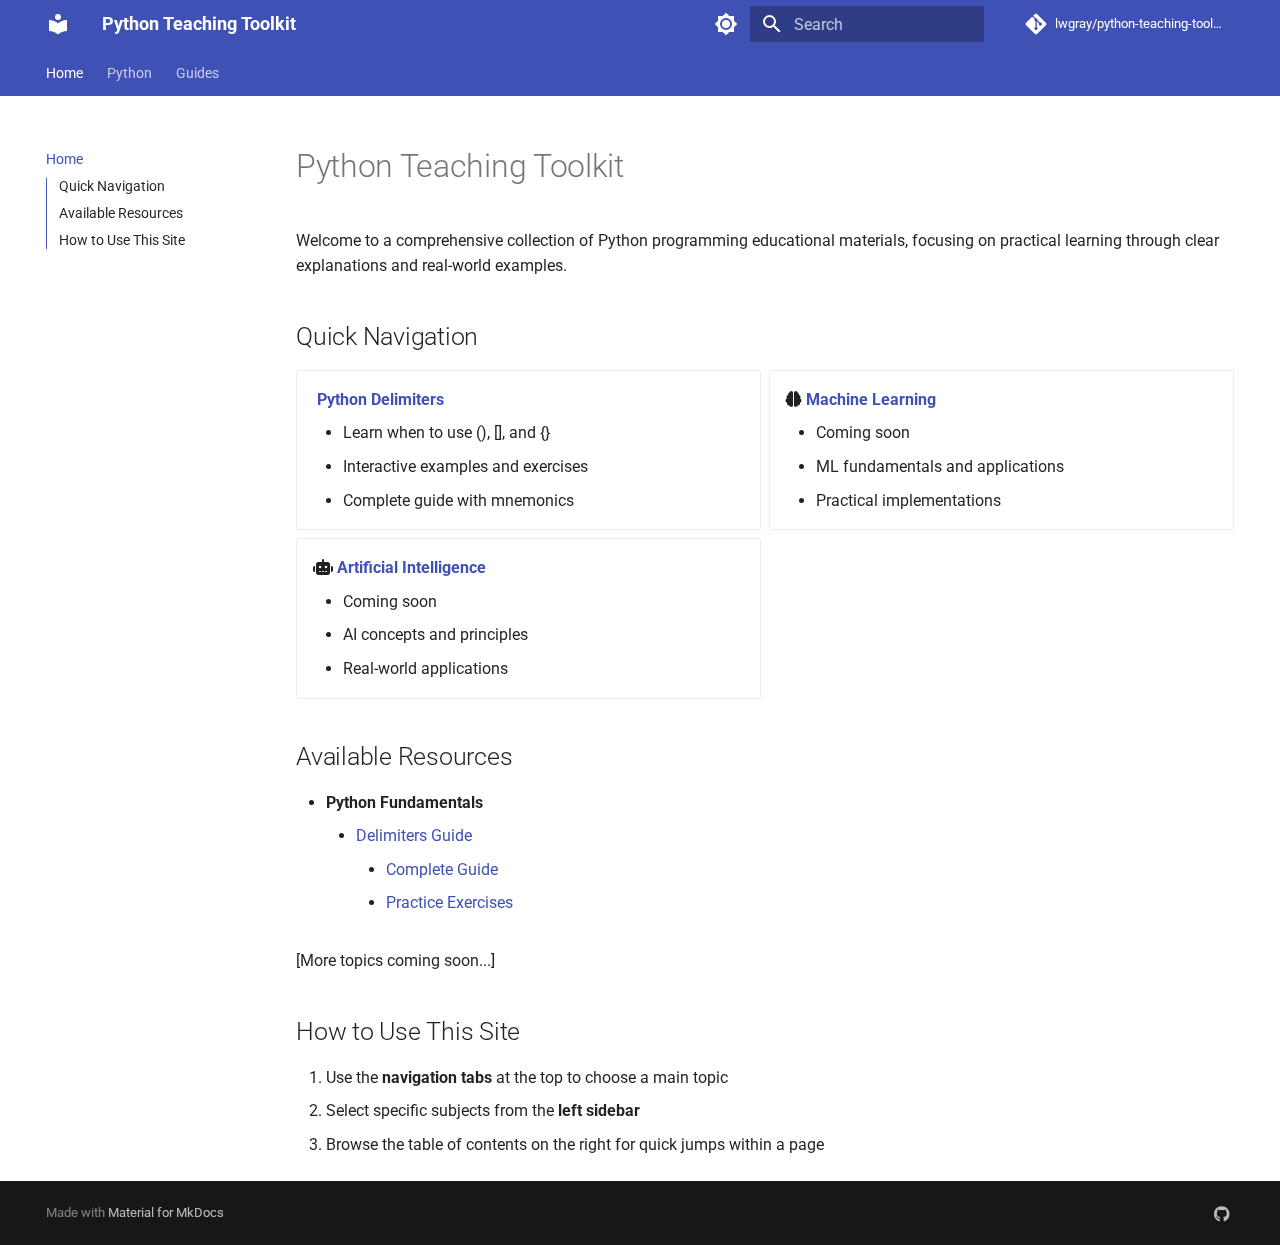
<file: index.html>
<!doctype html>
<html lang="en" class="no-js">
  <head>
    
      <meta charset="utf-8">
      <meta name="viewport" content="width=device-width,initial-scale=1">
      
        <meta name="description" content="A curated collection of Python, Machine Learning, and AI teaching materials">
      
      
        <meta name="author" content="Lawrence Gray, PhD">
      
      
        <link rel="canonical" href="https://lwgray.github.io/python-teaching-toolkit/">
      
      
      
        <link rel="next" href="python/fundamentals/delimiters/">
      
      
      <link rel="icon" href="assets/images/favicon.png">
      <meta name="generator" content="mkdocs-1.6.1, mkdocs-material-9.6.5">
    
    
      
        <title>Python Teaching Toolkit</title>
      
    
    
      <link rel="stylesheet" href="assets/stylesheets/main.8608ea7d.min.css">
      
        
        <link rel="stylesheet" href="assets/stylesheets/palette.06af60db.min.css">
      
      


    
    
      
    
    
      
        
        
        <link rel="preconnect" href="https://fonts.gstatic.com" crossorigin>
        <link rel="stylesheet" href="https://fonts.googleapis.com/css?family=Roboto:300,300i,400,400i,700,700i%7CRoboto+Mono:400,400i,700,700i&display=fallback">
        <style>:root{--md-text-font:"Roboto";--md-code-font:"Roboto Mono"}</style>
      
    
    
      <link rel="stylesheet" href="https://cdnjs.cloudflare.com/ajax/libs/font-awesome/6.5.1/css/all.min.css">
    
    <script>__md_scope=new URL(".",location),__md_hash=e=>[...e].reduce(((e,_)=>(e<<5)-e+_.charCodeAt(0)),0),__md_get=(e,_=localStorage,t=__md_scope)=>JSON.parse(_.getItem(t.pathname+"."+e)),__md_set=(e,_,t=localStorage,a=__md_scope)=>{try{t.setItem(a.pathname+"."+e,JSON.stringify(_))}catch(e){}}</script>
    
      

    
    
    
  </head>
  
  
    
    
      
    
    
    
    
    <body dir="ltr" data-md-color-scheme="default" data-md-color-primary="indigo" data-md-color-accent="indigo">
  
    
    <input class="md-toggle" data-md-toggle="drawer" type="checkbox" id="__drawer" autocomplete="off">
    <input class="md-toggle" data-md-toggle="search" type="checkbox" id="__search" autocomplete="off">
    <label class="md-overlay" for="__drawer"></label>
    <div data-md-component="skip">
      
        
        <a href="#python-teaching-toolkit" class="md-skip">
          Skip to content
        </a>
      
    </div>
    <div data-md-component="announce">
      
    </div>
    
    
      

<header class="md-header" data-md-component="header">
  <nav class="md-header__inner md-grid" aria-label="Header">
    <a href="." title="Python Teaching Toolkit" class="md-header__button md-logo" aria-label="Python Teaching Toolkit" data-md-component="logo">
      
  
  <svg xmlns="http://www.w3.org/2000/svg" viewBox="0 0 24 24"><path d="M12 8a3 3 0 0 0 3-3 3 3 0 0 0-3-3 3 3 0 0 0-3 3 3 3 0 0 0 3 3m0 3.54C9.64 9.35 6.5 8 3 8v11c3.5 0 6.64 1.35 9 3.54 2.36-2.19 5.5-3.54 9-3.54V8c-3.5 0-6.64 1.35-9 3.54"/></svg>

    </a>
    <label class="md-header__button md-icon" for="__drawer">
      
      <svg xmlns="http://www.w3.org/2000/svg" viewBox="0 0 24 24"><path d="M3 6h18v2H3zm0 5h18v2H3zm0 5h18v2H3z"/></svg>
    </label>
    <div class="md-header__title" data-md-component="header-title">
      <div class="md-header__ellipsis">
        <div class="md-header__topic">
          <span class="md-ellipsis">
            Python Teaching Toolkit
          </span>
        </div>
        <div class="md-header__topic" data-md-component="header-topic">
          <span class="md-ellipsis">
            
              Home
            
          </span>
        </div>
      </div>
    </div>
    
      
        <form class="md-header__option" data-md-component="palette">
  
    
    
    
    <input class="md-option" data-md-color-media="" data-md-color-scheme="default" data-md-color-primary="indigo" data-md-color-accent="indigo"  aria-label="Switch to dark mode"  type="radio" name="__palette" id="__palette_0">
    
      <label class="md-header__button md-icon" title="Switch to dark mode" for="__palette_1" hidden>
        <svg xmlns="http://www.w3.org/2000/svg" viewBox="0 0 24 24"><path d="M12 8a4 4 0 0 0-4 4 4 4 0 0 0 4 4 4 4 0 0 0 4-4 4 4 0 0 0-4-4m0 10a6 6 0 0 1-6-6 6 6 0 0 1 6-6 6 6 0 0 1 6 6 6 6 0 0 1-6 6m8-9.31V4h-4.69L12 .69 8.69 4H4v4.69L.69 12 4 15.31V20h4.69L12 23.31 15.31 20H20v-4.69L23.31 12z"/></svg>
      </label>
    
  
    
    
    
    <input class="md-option" data-md-color-media="" data-md-color-scheme="slate" data-md-color-primary="indigo" data-md-color-accent="indigo"  aria-label="Switch to light mode"  type="radio" name="__palette" id="__palette_1">
    
      <label class="md-header__button md-icon" title="Switch to light mode" for="__palette_0" hidden>
        <svg xmlns="http://www.w3.org/2000/svg" viewBox="0 0 24 24"><path d="M12 18c-.89 0-1.74-.2-2.5-.55C11.56 16.5 13 14.42 13 12s-1.44-4.5-3.5-5.45C10.26 6.2 11.11 6 12 6a6 6 0 0 1 6 6 6 6 0 0 1-6 6m8-9.31V4h-4.69L12 .69 8.69 4H4v4.69L.69 12 4 15.31V20h4.69L12 23.31 15.31 20H20v-4.69L23.31 12z"/></svg>
      </label>
    
  
</form>
      
    
    
      <script>var palette=__md_get("__palette");if(palette&&palette.color){if("(prefers-color-scheme)"===palette.color.media){var media=matchMedia("(prefers-color-scheme: light)"),input=document.querySelector(media.matches?"[data-md-color-media='(prefers-color-scheme: light)']":"[data-md-color-media='(prefers-color-scheme: dark)']");palette.color.media=input.getAttribute("data-md-color-media"),palette.color.scheme=input.getAttribute("data-md-color-scheme"),palette.color.primary=input.getAttribute("data-md-color-primary"),palette.color.accent=input.getAttribute("data-md-color-accent")}for(var[key,value]of Object.entries(palette.color))document.body.setAttribute("data-md-color-"+key,value)}</script>
    
    
    
      <label class="md-header__button md-icon" for="__search">
        
        <svg xmlns="http://www.w3.org/2000/svg" viewBox="0 0 24 24"><path d="M9.5 3A6.5 6.5 0 0 1 16 9.5c0 1.61-.59 3.09-1.56 4.23l.27.27h.79l5 5-1.5 1.5-5-5v-.79l-.27-.27A6.52 6.52 0 0 1 9.5 16 6.5 6.5 0 0 1 3 9.5 6.5 6.5 0 0 1 9.5 3m0 2C7 5 5 7 5 9.5S7 14 9.5 14 14 12 14 9.5 12 5 9.5 5"/></svg>
      </label>
      <div class="md-search" data-md-component="search" role="dialog">
  <label class="md-search__overlay" for="__search"></label>
  <div class="md-search__inner" role="search">
    <form class="md-search__form" name="search">
      <input type="text" class="md-search__input" name="query" aria-label="Search" placeholder="Search" autocapitalize="off" autocorrect="off" autocomplete="off" spellcheck="false" data-md-component="search-query" required>
      <label class="md-search__icon md-icon" for="__search">
        
        <svg xmlns="http://www.w3.org/2000/svg" viewBox="0 0 24 24"><path d="M9.5 3A6.5 6.5 0 0 1 16 9.5c0 1.61-.59 3.09-1.56 4.23l.27.27h.79l5 5-1.5 1.5-5-5v-.79l-.27-.27A6.52 6.52 0 0 1 9.5 16 6.5 6.5 0 0 1 3 9.5 6.5 6.5 0 0 1 9.5 3m0 2C7 5 5 7 5 9.5S7 14 9.5 14 14 12 14 9.5 12 5 9.5 5"/></svg>
        
        <svg xmlns="http://www.w3.org/2000/svg" viewBox="0 0 24 24"><path d="M20 11v2H8l5.5 5.5-1.42 1.42L4.16 12l7.92-7.92L13.5 5.5 8 11z"/></svg>
      </label>
      <nav class="md-search__options" aria-label="Search">
        
        <button type="reset" class="md-search__icon md-icon" title="Clear" aria-label="Clear" tabindex="-1">
          
          <svg xmlns="http://www.w3.org/2000/svg" viewBox="0 0 24 24"><path d="M19 6.41 17.59 5 12 10.59 6.41 5 5 6.41 10.59 12 5 17.59 6.41 19 12 13.41 17.59 19 19 17.59 13.41 12z"/></svg>
        </button>
      </nav>
      
    </form>
    <div class="md-search__output">
      <div class="md-search__scrollwrap" tabindex="0" data-md-scrollfix>
        <div class="md-search-result" data-md-component="search-result">
          <div class="md-search-result__meta">
            Initializing search
          </div>
          <ol class="md-search-result__list" role="presentation"></ol>
        </div>
      </div>
    </div>
  </div>
</div>
    
    
      <div class="md-header__source">
        <a href="https://github.com/lwgray/python-teaching-toolkit" title="Go to repository" class="md-source" data-md-component="source">
  <div class="md-source__icon md-icon">
    
    <svg xmlns="http://www.w3.org/2000/svg" viewBox="0 0 448 512"><!--! Font Awesome Free 6.7.2 by @fontawesome - https://fontawesome.com License - https://fontawesome.com/license/free (Icons: CC BY 4.0, Fonts: SIL OFL 1.1, Code: MIT License) Copyright 2024 Fonticons, Inc.--><path d="M439.55 236.05 244 40.45a28.87 28.87 0 0 0-40.81 0l-40.66 40.63 51.52 51.52c27.06-9.14 52.68 16.77 43.39 43.68l49.66 49.66c34.23-11.8 61.18 31 35.47 56.69-26.49 26.49-70.21-2.87-56-37.34L240.22 199v121.85c25.3 12.54 22.26 41.85 9.08 55a34.34 34.34 0 0 1-48.55 0c-17.57-17.6-11.07-46.91 11.25-56v-123c-20.8-8.51-24.6-30.74-18.64-45L142.57 101 8.45 235.14a28.86 28.86 0 0 0 0 40.81l195.61 195.6a28.86 28.86 0 0 0 40.8 0l194.69-194.69a28.86 28.86 0 0 0 0-40.81"/></svg>
  </div>
  <div class="md-source__repository">
    lwgray/python-teaching-toolkit
  </div>
</a>
      </div>
    
  </nav>
  
</header>
    
    <div class="md-container" data-md-component="container">
      
      
        
          
            
<nav class="md-tabs" aria-label="Tabs" data-md-component="tabs">
  <div class="md-grid">
    <ul class="md-tabs__list">
      
        
  
  
    
  
  
    <li class="md-tabs__item md-tabs__item--active">
      <a href="." class="md-tabs__link">
        
  
    
  
  Home

      </a>
    </li>
  

      
        
  
  
  
    
    
      
  
  
  
    
    
      
  
  
  
    
    
      <li class="md-tabs__item">
        <a href="python/fundamentals/delimiters/" class="md-tabs__link">
          
  
    
  
  Python

        </a>
      </li>
    
  

    
  

    
  

      
        
  
  
  
    
    
      <li class="md-tabs__item">
        <a href="guides/" class="md-tabs__link">
          
  
    
  
  Guides

        </a>
      </li>
    
  

      
    </ul>
  </div>
</nav>
          
        
      
      <main class="md-main" data-md-component="main">
        <div class="md-main__inner md-grid">
          
            
              
              <div class="md-sidebar md-sidebar--primary" data-md-component="sidebar" data-md-type="navigation" >
                <div class="md-sidebar__scrollwrap">
                  <div class="md-sidebar__inner">
                    


  


  

<nav class="md-nav md-nav--primary md-nav--lifted md-nav--integrated" aria-label="Navigation" data-md-level="0">
  <label class="md-nav__title" for="__drawer">
    <a href="." title="Python Teaching Toolkit" class="md-nav__button md-logo" aria-label="Python Teaching Toolkit" data-md-component="logo">
      
  
  <svg xmlns="http://www.w3.org/2000/svg" viewBox="0 0 24 24"><path d="M12 8a3 3 0 0 0 3-3 3 3 0 0 0-3-3 3 3 0 0 0-3 3 3 3 0 0 0 3 3m0 3.54C9.64 9.35 6.5 8 3 8v11c3.5 0 6.64 1.35 9 3.54 2.36-2.19 5.5-3.54 9-3.54V8c-3.5 0-6.64 1.35-9 3.54"/></svg>

    </a>
    Python Teaching Toolkit
  </label>
  
    <div class="md-nav__source">
      <a href="https://github.com/lwgray/python-teaching-toolkit" title="Go to repository" class="md-source" data-md-component="source">
  <div class="md-source__icon md-icon">
    
    <svg xmlns="http://www.w3.org/2000/svg" viewBox="0 0 448 512"><!--! Font Awesome Free 6.7.2 by @fontawesome - https://fontawesome.com License - https://fontawesome.com/license/free (Icons: CC BY 4.0, Fonts: SIL OFL 1.1, Code: MIT License) Copyright 2024 Fonticons, Inc.--><path d="M439.55 236.05 244 40.45a28.87 28.87 0 0 0-40.81 0l-40.66 40.63 51.52 51.52c27.06-9.14 52.68 16.77 43.39 43.68l49.66 49.66c34.23-11.8 61.18 31 35.47 56.69-26.49 26.49-70.21-2.87-56-37.34L240.22 199v121.85c25.3 12.54 22.26 41.85 9.08 55a34.34 34.34 0 0 1-48.55 0c-17.57-17.6-11.07-46.91 11.25-56v-123c-20.8-8.51-24.6-30.74-18.64-45L142.57 101 8.45 235.14a28.86 28.86 0 0 0 0 40.81l195.61 195.6a28.86 28.86 0 0 0 40.8 0l194.69-194.69a28.86 28.86 0 0 0 0-40.81"/></svg>
  </div>
  <div class="md-source__repository">
    lwgray/python-teaching-toolkit
  </div>
</a>
    </div>
  
  <ul class="md-nav__list" data-md-scrollfix>
    
      
      
  
  
    
  
  
  
    <li class="md-nav__item md-nav__item--active">
      
      <input class="md-nav__toggle md-toggle" type="checkbox" id="__toc">
      
      
        
      
      
        <label class="md-nav__link md-nav__link--active" for="__toc">
          
  
  <span class="md-ellipsis">
    Home
    
  </span>
  

          <span class="md-nav__icon md-icon"></span>
        </label>
      
      <a href="." class="md-nav__link md-nav__link--active">
        
  
  <span class="md-ellipsis">
    Home
    
  </span>
  

      </a>
      
        

<nav class="md-nav md-nav--secondary" aria-label="Table of contents">
  
  
  
    
  
  
    <label class="md-nav__title" for="__toc">
      <span class="md-nav__icon md-icon"></span>
      Table of contents
    </label>
    <ul class="md-nav__list" data-md-component="toc" data-md-scrollfix>
      
        <li class="md-nav__item">
  <a href="#quick-navigation" class="md-nav__link">
    <span class="md-ellipsis">
      Quick Navigation
    </span>
  </a>
  
</li>
      
        <li class="md-nav__item">
  <a href="#available-resources" class="md-nav__link">
    <span class="md-ellipsis">
      Available Resources
    </span>
  </a>
  
</li>
      
        <li class="md-nav__item">
  <a href="#how-to-use-this-site" class="md-nav__link">
    <span class="md-ellipsis">
      How to Use This Site
    </span>
  </a>
  
</li>
      
    </ul>
  
</nav>
      
    </li>
  

    
      
      
  
  
  
  
    
    
      
        
      
        
      
        
      
    
    
      
      
        
      
    
    
    <li class="md-nav__item md-nav__item--nested">
      
        
        
        <input class="md-nav__toggle md-toggle " type="checkbox" id="__nav_2" >
        
          
          <label class="md-nav__link" for="__nav_2" id="__nav_2_label" tabindex="0">
            
  
  <span class="md-ellipsis">
    Python
    
  </span>
  

            <span class="md-nav__icon md-icon"></span>
          </label>
        
        <nav class="md-nav" data-md-level="1" aria-labelledby="__nav_2_label" aria-expanded="false">
          <label class="md-nav__title" for="__nav_2">
            <span class="md-nav__icon md-icon"></span>
            Python
          </label>
          <ul class="md-nav__list" data-md-scrollfix>
            
              
                
  
  
  
  
    
    
      
        
      
    
    
      
      
        
      
    
    
    <li class="md-nav__item md-nav__item--nested">
      
        
        
        <input class="md-nav__toggle md-toggle " type="checkbox" id="__nav_2_1" >
        
          
          <label class="md-nav__link" for="__nav_2_1" id="__nav_2_1_label" tabindex="0">
            
  
  <span class="md-ellipsis">
    Fundamentals
    
  </span>
  

            <span class="md-nav__icon md-icon"></span>
          </label>
        
        <nav class="md-nav" data-md-level="2" aria-labelledby="__nav_2_1_label" aria-expanded="false">
          <label class="md-nav__title" for="__nav_2_1">
            <span class="md-nav__icon md-icon"></span>
            Fundamentals
          </label>
          <ul class="md-nav__list" data-md-scrollfix>
            
              
                
  
  
  
  
    
    
      
        
          
        
      
        
      
        
      
    
    
      
      
        
      
    
    
    <li class="md-nav__item md-nav__item--nested">
      
        
        
        <input class="md-nav__toggle md-toggle " type="checkbox" id="__nav_2_1_1" >
        
          
          
          <div class="md-nav__link md-nav__container">
            <a href="python/fundamentals/delimiters/" class="md-nav__link ">
              
  
  <span class="md-ellipsis">
    Delimiters
    
  </span>
  

            </a>
            
              
              <label class="md-nav__link " for="__nav_2_1_1" id="__nav_2_1_1_label" tabindex="0">
                <span class="md-nav__icon md-icon"></span>
              </label>
            
          </div>
        
        <nav class="md-nav" data-md-level="3" aria-labelledby="__nav_2_1_1_label" aria-expanded="false">
          <label class="md-nav__title" for="__nav_2_1_1">
            <span class="md-nav__icon md-icon"></span>
            Delimiters
          </label>
          <ul class="md-nav__list" data-md-scrollfix>
            
              
            
              
                
  
  
  
  
    <li class="md-nav__item">
      <a href="python/fundamentals/delimiters/delimiters/" class="md-nav__link">
        
  
  <span class="md-ellipsis">
    Guide
    
  </span>
  

      </a>
    </li>
  

              
            
              
                
  
  
  
  
    <li class="md-nav__item">
      <a href="python/fundamentals/delimiters/resources/exercises.py" class="md-nav__link">
        
  
  <span class="md-ellipsis">
    Resources
    
  </span>
  

      </a>
    </li>
  

              
            
          </ul>
        </nav>
      
    </li>
  

              
            
          </ul>
        </nav>
      
    </li>
  

              
            
              
                
  
  
  
  
    <li class="md-nav__item">
      <a href="python/machine_learning/index.md" class="md-nav__link">
        
  
  <span class="md-ellipsis">
    Machine Learning
    
  </span>
  

      </a>
    </li>
  

              
            
              
                
  
  
  
  
    <li class="md-nav__item">
      <a href="python/ai/index.md" class="md-nav__link">
        
  
  <span class="md-ellipsis">
    AI
    
  </span>
  

      </a>
    </li>
  

              
            
          </ul>
        </nav>
      
    </li>
  

    
      
      
  
  
  
  
    
    
      
        
          
        
      
    
    
      
      
        
      
    
    
    <li class="md-nav__item md-nav__item--nested">
      
        
        
        <input class="md-nav__toggle md-toggle " type="checkbox" id="__nav_3" >
        
          
          
          <div class="md-nav__link md-nav__container">
            <a href="guides/" class="md-nav__link ">
              
  
  <span class="md-ellipsis">
    Guides
    
  </span>
  

            </a>
            
          </div>
        
        <nav class="md-nav" data-md-level="1" aria-labelledby="__nav_3_label" aria-expanded="false">
          <label class="md-nav__title" for="__nav_3">
            <span class="md-nav__icon md-icon"></span>
            Guides
          </label>
          <ul class="md-nav__list" data-md-scrollfix>
            
              
            
          </ul>
        </nav>
      
    </li>
  

    
  </ul>
</nav>
                  </div>
                </div>
              </div>
            
            
          
          
            <div class="md-content" data-md-component="content">
              <article class="md-content__inner md-typeset">
                
                  


  
  


<h1 id="python-teaching-toolkit">Python Teaching Toolkit</h1>
<p>Welcome to a comprehensive collection of Python programming educational materials, focusing on practical learning through clear explanations and real-world examples.</p>
<h2 id="quick-navigation">Quick Navigation</h2>
<div class="grid cards">
<ul>
<li>
<p><i class=fas fa-book"></i>  <strong><a href="python/fundamentals/delimiters/">Python Delimiters</a></strong></p>
<ul>
<li>Learn when to use (), [], and {}</li>
<li>Interactive examples and exercises</li>
<li>Complete guide with mnemonics</li>
</ul>
</li>
<li>
<p><i class="fas fa-brain"></i> <strong><a href="python/machine_learning/index.md">Machine Learning</a></strong></p>
<ul>
<li>Coming soon</li>
<li>ML fundamentals and applications</li>
<li>Practical implementations</li>
</ul>
</li>
<li>
<p><i class="fas fa-robot"></i> <strong><a href="python/ai/index.md">Artificial Intelligence</a></strong></p>
<ul>
<li>Coming soon</li>
<li>AI concepts and principles</li>
<li>Real-world applications</li>
</ul>
</li>
</ul>
</div>
<h2 id="available-resources">Available Resources</h2>
<ul>
<li><strong>Python Fundamentals</strong><ul>
<li><a href="python/fundamentals/delimiters/">Delimiters Guide</a><ul>
<li><a href="python/fundamentals/delimiters/delimiters/">Complete Guide</a></li>
<li><a href="python/fundamentals/delimiters/resources/exercises.py">Practice Exercises</a></li>
</ul>
</li>
</ul>
</li>
</ul>
<p>[More topics coming soon...]</p>
<h2 id="how-to-use-this-site">How to Use This Site</h2>
<ol>
<li>Use the <strong>navigation tabs</strong> at the top to choose a main topic</li>
<li>Select specific subjects from the <strong>left sidebar</strong></li>
<li>Browse the table of contents on the right for quick jumps within a page</li>
</ol>












                
              </article>
            </div>
          
          
<script>var target=document.getElementById(location.hash.slice(1));target&&target.name&&(target.checked=target.name.startsWith("__tabbed_"))</script>
        </div>
        
          <button type="button" class="md-top md-icon" data-md-component="top" hidden>
  
  <svg xmlns="http://www.w3.org/2000/svg" viewBox="0 0 24 24"><path d="M13 20h-2V8l-5.5 5.5-1.42-1.42L12 4.16l7.92 7.92-1.42 1.42L13 8z"/></svg>
  Back to top
</button>
        
      </main>
      
        <footer class="md-footer">
  
  <div class="md-footer-meta md-typeset">
    <div class="md-footer-meta__inner md-grid">
      <div class="md-copyright">
  
  
    Made with
    <a href="https://squidfunk.github.io/mkdocs-material/" target="_blank" rel="noopener">
      Material for MkDocs
    </a>
  
</div>
      
        <div class="md-social">
  
    
    
    
    
      
      
    
    <a href="https://github.com/lwgray/python-teaching-toolkit" target="_blank" rel="noopener" title="github.com" class="md-social__link">
      <svg xmlns="http://www.w3.org/2000/svg" viewBox="0 0 496 512"><!--! Font Awesome Free 6.7.2 by @fontawesome - https://fontawesome.com License - https://fontawesome.com/license/free (Icons: CC BY 4.0, Fonts: SIL OFL 1.1, Code: MIT License) Copyright 2024 Fonticons, Inc.--><path d="M165.9 397.4c0 2-2.3 3.6-5.2 3.6-3.3.3-5.6-1.3-5.6-3.6 0-2 2.3-3.6 5.2-3.6 3-.3 5.6 1.3 5.6 3.6m-31.1-4.5c-.7 2 1.3 4.3 4.3 4.9 2.6 1 5.6 0 6.2-2s-1.3-4.3-4.3-5.2c-2.6-.7-5.5.3-6.2 2.3m44.2-1.7c-2.9.7-4.9 2.6-4.6 4.9.3 2 2.9 3.3 5.9 2.6 2.9-.7 4.9-2.6 4.6-4.6-.3-1.9-3-3.2-5.9-2.9M244.8 8C106.1 8 0 113.3 0 252c0 110.9 69.8 205.8 169.5 239.2 12.8 2.3 17.3-5.6 17.3-12.1 0-6.2-.3-40.4-.3-61.4 0 0-70 15-84.7-29.8 0 0-11.4-29.1-27.8-36.6 0 0-22.9-15.7 1.6-15.4 0 0 24.9 2 38.6 25.8 21.9 38.6 58.6 27.5 72.9 20.9 2.3-16 8.8-27.1 16-33.7-55.9-6.2-112.3-14.3-112.3-110.5 0-27.5 7.6-41.3 23.6-58.9-2.6-6.5-11.1-33.3 2.6-67.9 20.9-6.5 69 27 69 27 20-5.6 41.5-8.5 62.8-8.5s42.8 2.9 62.8 8.5c0 0 48.1-33.6 69-27 13.7 34.7 5.2 61.4 2.6 67.9 16 17.7 25.8 31.5 25.8 58.9 0 96.5-58.9 104.2-114.8 110.5 9.2 7.9 17 22.9 17 46.4 0 33.7-.3 75.4-.3 83.6 0 6.5 4.6 14.4 17.3 12.1C428.2 457.8 496 362.9 496 252 496 113.3 383.5 8 244.8 8M97.2 352.9c-1.3 1-1 3.3.7 5.2 1.6 1.6 3.9 2.3 5.2 1 1.3-1 1-3.3-.7-5.2-1.6-1.6-3.9-2.3-5.2-1m-10.8-8.1c-.7 1.3.3 2.9 2.3 3.9 1.6 1 3.6.7 4.3-.7.7-1.3-.3-2.9-2.3-3.9-2-.6-3.6-.3-4.3.7m32.4 35.6c-1.6 1.3-1 4.3 1.3 6.2 2.3 2.3 5.2 2.6 6.5 1 1.3-1.3.7-4.3-1.3-6.2-2.2-2.3-5.2-2.6-6.5-1m-11.4-14.7c-1.6 1-1.6 3.6 0 5.9s4.3 3.3 5.6 2.3c1.6-1.3 1.6-3.9 0-6.2-1.4-2.3-4-3.3-5.6-2"/></svg>
    </a>
  
</div>
      
    </div>
  </div>
</footer>
      
    </div>
    <div class="md-dialog" data-md-component="dialog">
      <div class="md-dialog__inner md-typeset"></div>
    </div>
    
    
    <script id="__config" type="application/json">{"base": ".", "features": ["navigation.tabs", "navigation.sections", "naviagtion.expand", "navigation.indexes", "navigation.top", "toc.integrate", "content.code.copy"], "search": "assets/javascripts/workers/search.f8cc74c7.min.js", "translations": {"clipboard.copied": "Copied to clipboard", "clipboard.copy": "Copy to clipboard", "search.result.more.one": "1 more on this page", "search.result.more.other": "# more on this page", "search.result.none": "No matching documents", "search.result.one": "1 matching document", "search.result.other": "# matching documents", "search.result.placeholder": "Type to start searching", "search.result.term.missing": "Missing", "select.version": "Select version"}}</script>
    
    
      <script src="assets/javascripts/bundle.f1b6f286.min.js"></script>
      
    
  </body>
</html>
</file>
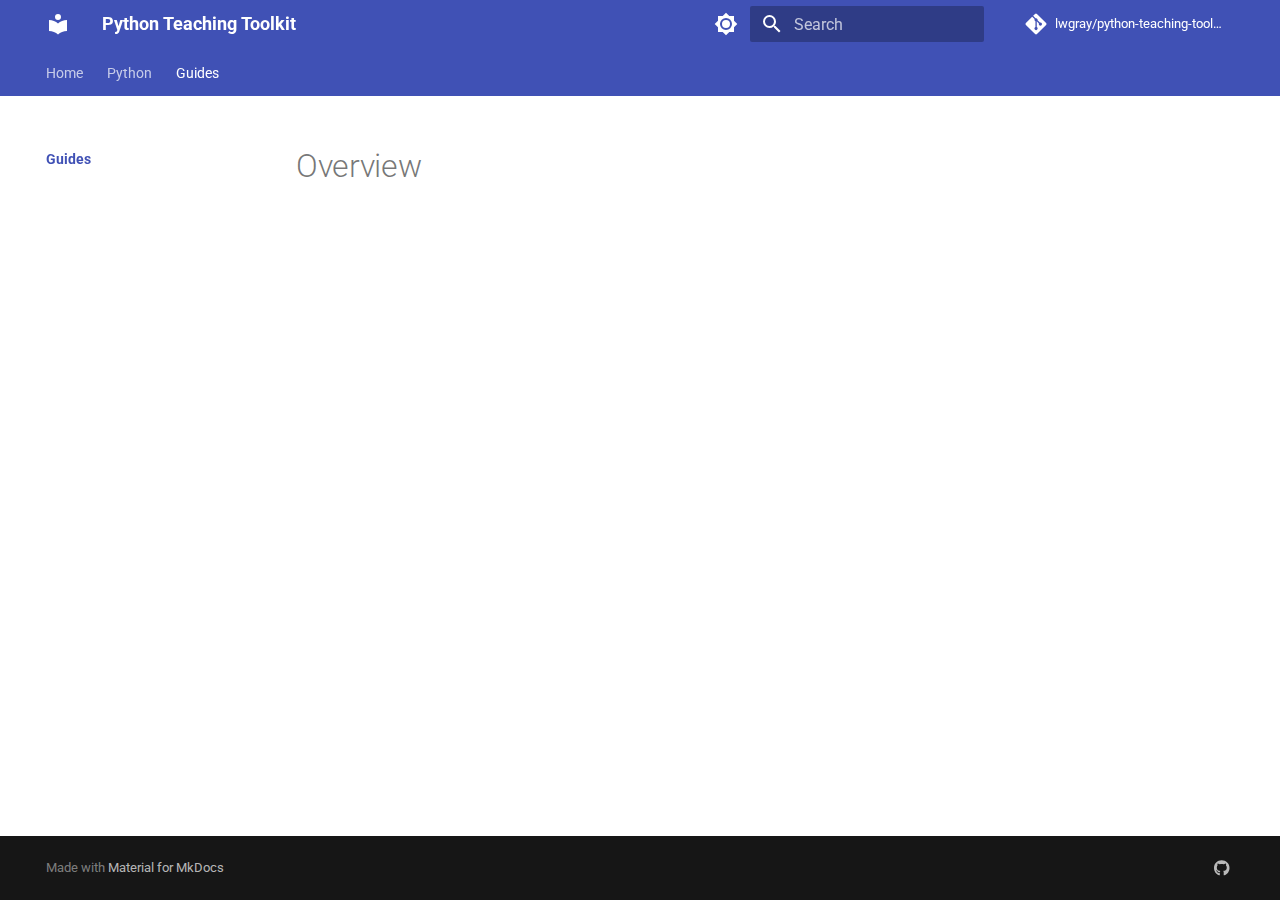
<file: guides/index.html>
<!doctype html>
<html lang="en" class="no-js">
  <head>
    
      <meta charset="utf-8">
      <meta name="viewport" content="width=device-width,initial-scale=1">
      
        <meta name="description" content="A curated collection of Python, Machine Learning, and AI teaching materials">
      
      
        <meta name="author" content="Lawrence Gray, PhD">
      
      
        <link rel="canonical" href="https://lwgray.github.io/python-teaching-toolkit/guides/">
      
      
        <link rel="prev" href="../python/fundamentals/delimiters/resources/exercises.py">
      
      
      
      <link rel="icon" href="../assets/images/favicon.png">
      <meta name="generator" content="mkdocs-1.6.1, mkdocs-material-9.6.5">
    
    
      
        <title>Overview - Python Teaching Toolkit</title>
      
    
    
      <link rel="stylesheet" href="../assets/stylesheets/main.8608ea7d.min.css">
      
        
        <link rel="stylesheet" href="../assets/stylesheets/palette.06af60db.min.css">
      
      


    
    
      
    
    
      
        
        
        <link rel="preconnect" href="https://fonts.gstatic.com" crossorigin>
        <link rel="stylesheet" href="https://fonts.googleapis.com/css?family=Roboto:300,300i,400,400i,700,700i%7CRoboto+Mono:400,400i,700,700i&display=fallback">
        <style>:root{--md-text-font:"Roboto";--md-code-font:"Roboto Mono"}</style>
      
    
    
      <link rel="stylesheet" href="https://cdnjs.cloudflare.com/ajax/libs/font-awesome/6.5.1/css/all.min.css">
    
    <script>__md_scope=new URL("..",location),__md_hash=e=>[...e].reduce(((e,_)=>(e<<5)-e+_.charCodeAt(0)),0),__md_get=(e,_=localStorage,t=__md_scope)=>JSON.parse(_.getItem(t.pathname+"."+e)),__md_set=(e,_,t=localStorage,a=__md_scope)=>{try{t.setItem(a.pathname+"."+e,JSON.stringify(_))}catch(e){}}</script>
    
      

    
    
    
  </head>
  
  
    
    
      
    
    
    
    
    <body dir="ltr" data-md-color-scheme="default" data-md-color-primary="indigo" data-md-color-accent="indigo">
  
    
    <input class="md-toggle" data-md-toggle="drawer" type="checkbox" id="__drawer" autocomplete="off">
    <input class="md-toggle" data-md-toggle="search" type="checkbox" id="__search" autocomplete="off">
    <label class="md-overlay" for="__drawer"></label>
    <div data-md-component="skip">
      
    </div>
    <div data-md-component="announce">
      
    </div>
    
    
      

<header class="md-header" data-md-component="header">
  <nav class="md-header__inner md-grid" aria-label="Header">
    <a href=".." title="Python Teaching Toolkit" class="md-header__button md-logo" aria-label="Python Teaching Toolkit" data-md-component="logo">
      
  
  <svg xmlns="http://www.w3.org/2000/svg" viewBox="0 0 24 24"><path d="M12 8a3 3 0 0 0 3-3 3 3 0 0 0-3-3 3 3 0 0 0-3 3 3 3 0 0 0 3 3m0 3.54C9.64 9.35 6.5 8 3 8v11c3.5 0 6.64 1.35 9 3.54 2.36-2.19 5.5-3.54 9-3.54V8c-3.5 0-6.64 1.35-9 3.54"/></svg>

    </a>
    <label class="md-header__button md-icon" for="__drawer">
      
      <svg xmlns="http://www.w3.org/2000/svg" viewBox="0 0 24 24"><path d="M3 6h18v2H3zm0 5h18v2H3zm0 5h18v2H3z"/></svg>
    </label>
    <div class="md-header__title" data-md-component="header-title">
      <div class="md-header__ellipsis">
        <div class="md-header__topic">
          <span class="md-ellipsis">
            Python Teaching Toolkit
          </span>
        </div>
        <div class="md-header__topic" data-md-component="header-topic">
          <span class="md-ellipsis">
            
              Overview
            
          </span>
        </div>
      </div>
    </div>
    
      
        <form class="md-header__option" data-md-component="palette">
  
    
    
    
    <input class="md-option" data-md-color-media="" data-md-color-scheme="default" data-md-color-primary="indigo" data-md-color-accent="indigo"  aria-label="Switch to dark mode"  type="radio" name="__palette" id="__palette_0">
    
      <label class="md-header__button md-icon" title="Switch to dark mode" for="__palette_1" hidden>
        <svg xmlns="http://www.w3.org/2000/svg" viewBox="0 0 24 24"><path d="M12 8a4 4 0 0 0-4 4 4 4 0 0 0 4 4 4 4 0 0 0 4-4 4 4 0 0 0-4-4m0 10a6 6 0 0 1-6-6 6 6 0 0 1 6-6 6 6 0 0 1 6 6 6 6 0 0 1-6 6m8-9.31V4h-4.69L12 .69 8.69 4H4v4.69L.69 12 4 15.31V20h4.69L12 23.31 15.31 20H20v-4.69L23.31 12z"/></svg>
      </label>
    
  
    
    
    
    <input class="md-option" data-md-color-media="" data-md-color-scheme="slate" data-md-color-primary="indigo" data-md-color-accent="indigo"  aria-label="Switch to light mode"  type="radio" name="__palette" id="__palette_1">
    
      <label class="md-header__button md-icon" title="Switch to light mode" for="__palette_0" hidden>
        <svg xmlns="http://www.w3.org/2000/svg" viewBox="0 0 24 24"><path d="M12 18c-.89 0-1.74-.2-2.5-.55C11.56 16.5 13 14.42 13 12s-1.44-4.5-3.5-5.45C10.26 6.2 11.11 6 12 6a6 6 0 0 1 6 6 6 6 0 0 1-6 6m8-9.31V4h-4.69L12 .69 8.69 4H4v4.69L.69 12 4 15.31V20h4.69L12 23.31 15.31 20H20v-4.69L23.31 12z"/></svg>
      </label>
    
  
</form>
      
    
    
      <script>var palette=__md_get("__palette");if(palette&&palette.color){if("(prefers-color-scheme)"===palette.color.media){var media=matchMedia("(prefers-color-scheme: light)"),input=document.querySelector(media.matches?"[data-md-color-media='(prefers-color-scheme: light)']":"[data-md-color-media='(prefers-color-scheme: dark)']");palette.color.media=input.getAttribute("data-md-color-media"),palette.color.scheme=input.getAttribute("data-md-color-scheme"),palette.color.primary=input.getAttribute("data-md-color-primary"),palette.color.accent=input.getAttribute("data-md-color-accent")}for(var[key,value]of Object.entries(palette.color))document.body.setAttribute("data-md-color-"+key,value)}</script>
    
    
    
      <label class="md-header__button md-icon" for="__search">
        
        <svg xmlns="http://www.w3.org/2000/svg" viewBox="0 0 24 24"><path d="M9.5 3A6.5 6.5 0 0 1 16 9.5c0 1.61-.59 3.09-1.56 4.23l.27.27h.79l5 5-1.5 1.5-5-5v-.79l-.27-.27A6.52 6.52 0 0 1 9.5 16 6.5 6.5 0 0 1 3 9.5 6.5 6.5 0 0 1 9.5 3m0 2C7 5 5 7 5 9.5S7 14 9.5 14 14 12 14 9.5 12 5 9.5 5"/></svg>
      </label>
      <div class="md-search" data-md-component="search" role="dialog">
  <label class="md-search__overlay" for="__search"></label>
  <div class="md-search__inner" role="search">
    <form class="md-search__form" name="search">
      <input type="text" class="md-search__input" name="query" aria-label="Search" placeholder="Search" autocapitalize="off" autocorrect="off" autocomplete="off" spellcheck="false" data-md-component="search-query" required>
      <label class="md-search__icon md-icon" for="__search">
        
        <svg xmlns="http://www.w3.org/2000/svg" viewBox="0 0 24 24"><path d="M9.5 3A6.5 6.5 0 0 1 16 9.5c0 1.61-.59 3.09-1.56 4.23l.27.27h.79l5 5-1.5 1.5-5-5v-.79l-.27-.27A6.52 6.52 0 0 1 9.5 16 6.5 6.5 0 0 1 3 9.5 6.5 6.5 0 0 1 9.5 3m0 2C7 5 5 7 5 9.5S7 14 9.5 14 14 12 14 9.5 12 5 9.5 5"/></svg>
        
        <svg xmlns="http://www.w3.org/2000/svg" viewBox="0 0 24 24"><path d="M20 11v2H8l5.5 5.5-1.42 1.42L4.16 12l7.92-7.92L13.5 5.5 8 11z"/></svg>
      </label>
      <nav class="md-search__options" aria-label="Search">
        
        <button type="reset" class="md-search__icon md-icon" title="Clear" aria-label="Clear" tabindex="-1">
          
          <svg xmlns="http://www.w3.org/2000/svg" viewBox="0 0 24 24"><path d="M19 6.41 17.59 5 12 10.59 6.41 5 5 6.41 10.59 12 5 17.59 6.41 19 12 13.41 17.59 19 19 17.59 13.41 12z"/></svg>
        </button>
      </nav>
      
    </form>
    <div class="md-search__output">
      <div class="md-search__scrollwrap" tabindex="0" data-md-scrollfix>
        <div class="md-search-result" data-md-component="search-result">
          <div class="md-search-result__meta">
            Initializing search
          </div>
          <ol class="md-search-result__list" role="presentation"></ol>
        </div>
      </div>
    </div>
  </div>
</div>
    
    
      <div class="md-header__source">
        <a href="https://github.com/lwgray/python-teaching-toolkit" title="Go to repository" class="md-source" data-md-component="source">
  <div class="md-source__icon md-icon">
    
    <svg xmlns="http://www.w3.org/2000/svg" viewBox="0 0 448 512"><!--! Font Awesome Free 6.7.2 by @fontawesome - https://fontawesome.com License - https://fontawesome.com/license/free (Icons: CC BY 4.0, Fonts: SIL OFL 1.1, Code: MIT License) Copyright 2024 Fonticons, Inc.--><path d="M439.55 236.05 244 40.45a28.87 28.87 0 0 0-40.81 0l-40.66 40.63 51.52 51.52c27.06-9.14 52.68 16.77 43.39 43.68l49.66 49.66c34.23-11.8 61.18 31 35.47 56.69-26.49 26.49-70.21-2.87-56-37.34L240.22 199v121.85c25.3 12.54 22.26 41.85 9.08 55a34.34 34.34 0 0 1-48.55 0c-17.57-17.6-11.07-46.91 11.25-56v-123c-20.8-8.51-24.6-30.74-18.64-45L142.57 101 8.45 235.14a28.86 28.86 0 0 0 0 40.81l195.61 195.6a28.86 28.86 0 0 0 40.8 0l194.69-194.69a28.86 28.86 0 0 0 0-40.81"/></svg>
  </div>
  <div class="md-source__repository">
    lwgray/python-teaching-toolkit
  </div>
</a>
      </div>
    
  </nav>
  
</header>
    
    <div class="md-container" data-md-component="container">
      
      
        
          
            
<nav class="md-tabs" aria-label="Tabs" data-md-component="tabs">
  <div class="md-grid">
    <ul class="md-tabs__list">
      
        
  
  
  
    <li class="md-tabs__item">
      <a href=".." class="md-tabs__link">
        
  
    
  
  Home

      </a>
    </li>
  

      
        
  
  
  
    
    
      
  
  
  
    
    
      
  
  
  
    
    
      <li class="md-tabs__item">
        <a href="../python/fundamentals/delimiters/" class="md-tabs__link">
          
  
    
  
  Python

        </a>
      </li>
    
  

    
  

    
  

      
        
  
  
    
  
  
    
    
      <li class="md-tabs__item md-tabs__item--active">
        <a href="./" class="md-tabs__link">
          
  
    
  
  Guides

        </a>
      </li>
    
  

      
    </ul>
  </div>
</nav>
          
        
      
      <main class="md-main" data-md-component="main">
        <div class="md-main__inner md-grid">
          
            
              
              <div class="md-sidebar md-sidebar--primary" data-md-component="sidebar" data-md-type="navigation" >
                <div class="md-sidebar__scrollwrap">
                  <div class="md-sidebar__inner">
                    


  


  

<nav class="md-nav md-nav--primary md-nav--lifted md-nav--integrated" aria-label="Navigation" data-md-level="0">
  <label class="md-nav__title" for="__drawer">
    <a href=".." title="Python Teaching Toolkit" class="md-nav__button md-logo" aria-label="Python Teaching Toolkit" data-md-component="logo">
      
  
  <svg xmlns="http://www.w3.org/2000/svg" viewBox="0 0 24 24"><path d="M12 8a3 3 0 0 0 3-3 3 3 0 0 0-3-3 3 3 0 0 0-3 3 3 3 0 0 0 3 3m0 3.54C9.64 9.35 6.5 8 3 8v11c3.5 0 6.64 1.35 9 3.54 2.36-2.19 5.5-3.54 9-3.54V8c-3.5 0-6.64 1.35-9 3.54"/></svg>

    </a>
    Python Teaching Toolkit
  </label>
  
    <div class="md-nav__source">
      <a href="https://github.com/lwgray/python-teaching-toolkit" title="Go to repository" class="md-source" data-md-component="source">
  <div class="md-source__icon md-icon">
    
    <svg xmlns="http://www.w3.org/2000/svg" viewBox="0 0 448 512"><!--! Font Awesome Free 6.7.2 by @fontawesome - https://fontawesome.com License - https://fontawesome.com/license/free (Icons: CC BY 4.0, Fonts: SIL OFL 1.1, Code: MIT License) Copyright 2024 Fonticons, Inc.--><path d="M439.55 236.05 244 40.45a28.87 28.87 0 0 0-40.81 0l-40.66 40.63 51.52 51.52c27.06-9.14 52.68 16.77 43.39 43.68l49.66 49.66c34.23-11.8 61.18 31 35.47 56.69-26.49 26.49-70.21-2.87-56-37.34L240.22 199v121.85c25.3 12.54 22.26 41.85 9.08 55a34.34 34.34 0 0 1-48.55 0c-17.57-17.6-11.07-46.91 11.25-56v-123c-20.8-8.51-24.6-30.74-18.64-45L142.57 101 8.45 235.14a28.86 28.86 0 0 0 0 40.81l195.61 195.6a28.86 28.86 0 0 0 40.8 0l194.69-194.69a28.86 28.86 0 0 0 0-40.81"/></svg>
  </div>
  <div class="md-source__repository">
    lwgray/python-teaching-toolkit
  </div>
</a>
    </div>
  
  <ul class="md-nav__list" data-md-scrollfix>
    
      
      
  
  
  
  
    <li class="md-nav__item">
      <a href=".." class="md-nav__link">
        
  
  <span class="md-ellipsis">
    Home
    
  </span>
  

      </a>
    </li>
  

    
      
      
  
  
  
  
    
    
      
        
      
        
      
        
      
    
    
      
      
        
      
    
    
    <li class="md-nav__item md-nav__item--nested">
      
        
        
        <input class="md-nav__toggle md-toggle " type="checkbox" id="__nav_2" >
        
          
          <label class="md-nav__link" for="__nav_2" id="__nav_2_label" tabindex="0">
            
  
  <span class="md-ellipsis">
    Python
    
  </span>
  

            <span class="md-nav__icon md-icon"></span>
          </label>
        
        <nav class="md-nav" data-md-level="1" aria-labelledby="__nav_2_label" aria-expanded="false">
          <label class="md-nav__title" for="__nav_2">
            <span class="md-nav__icon md-icon"></span>
            Python
          </label>
          <ul class="md-nav__list" data-md-scrollfix>
            
              
                
  
  
  
  
    
    
      
        
      
    
    
      
      
        
      
    
    
    <li class="md-nav__item md-nav__item--nested">
      
        
        
        <input class="md-nav__toggle md-toggle " type="checkbox" id="__nav_2_1" >
        
          
          <label class="md-nav__link" for="__nav_2_1" id="__nav_2_1_label" tabindex="0">
            
  
  <span class="md-ellipsis">
    Fundamentals
    
  </span>
  

            <span class="md-nav__icon md-icon"></span>
          </label>
        
        <nav class="md-nav" data-md-level="2" aria-labelledby="__nav_2_1_label" aria-expanded="false">
          <label class="md-nav__title" for="__nav_2_1">
            <span class="md-nav__icon md-icon"></span>
            Fundamentals
          </label>
          <ul class="md-nav__list" data-md-scrollfix>
            
              
                
  
  
  
  
    
    
      
        
          
        
      
        
      
        
      
    
    
      
      
        
      
    
    
    <li class="md-nav__item md-nav__item--nested">
      
        
        
        <input class="md-nav__toggle md-toggle " type="checkbox" id="__nav_2_1_1" >
        
          
          
          <div class="md-nav__link md-nav__container">
            <a href="../python/fundamentals/delimiters/" class="md-nav__link ">
              
  
  <span class="md-ellipsis">
    Delimiters
    
  </span>
  

            </a>
            
              
              <label class="md-nav__link " for="__nav_2_1_1" id="__nav_2_1_1_label" tabindex="0">
                <span class="md-nav__icon md-icon"></span>
              </label>
            
          </div>
        
        <nav class="md-nav" data-md-level="3" aria-labelledby="__nav_2_1_1_label" aria-expanded="false">
          <label class="md-nav__title" for="__nav_2_1_1">
            <span class="md-nav__icon md-icon"></span>
            Delimiters
          </label>
          <ul class="md-nav__list" data-md-scrollfix>
            
              
            
              
                
  
  
  
  
    <li class="md-nav__item">
      <a href="../python/fundamentals/delimiters/delimiters/" class="md-nav__link">
        
  
  <span class="md-ellipsis">
    Guide
    
  </span>
  

      </a>
    </li>
  

              
            
              
                
  
  
  
  
    <li class="md-nav__item">
      <a href="../python/fundamentals/delimiters/resources/exercises.py" class="md-nav__link">
        
  
  <span class="md-ellipsis">
    Resources
    
  </span>
  

      </a>
    </li>
  

              
            
          </ul>
        </nav>
      
    </li>
  

              
            
          </ul>
        </nav>
      
    </li>
  

              
            
              
                
  
  
  
  
    <li class="md-nav__item">
      <a href="../python/machine_learning/index.md" class="md-nav__link">
        
  
  <span class="md-ellipsis">
    Machine Learning
    
  </span>
  

      </a>
    </li>
  

              
            
              
                
  
  
  
  
    <li class="md-nav__item">
      <a href="../python/ai/index.md" class="md-nav__link">
        
  
  <span class="md-ellipsis">
    AI
    
  </span>
  

      </a>
    </li>
  

              
            
          </ul>
        </nav>
      
    </li>
  

    
      
      
  
  
    
  
  
  
    
    
      
        
          
        
      
    
    
      
        
        
      
      
        
      
    
    
    <li class="md-nav__item md-nav__item--active md-nav__item--section md-nav__item--nested">
      
        
        
        <input class="md-nav__toggle md-toggle " type="checkbox" id="__nav_3" checked>
        
          
          
          <div class="md-nav__link md-nav__container">
            <a href="./" class="md-nav__link md-nav__link--active">
              
  
  <span class="md-ellipsis">
    Guides
    
  </span>
  

            </a>
            
          </div>
        
        <nav class="md-nav" data-md-level="1" aria-labelledby="__nav_3_label" aria-expanded="true">
          <label class="md-nav__title" for="__nav_3">
            <span class="md-nav__icon md-icon"></span>
            Guides
          </label>
          <ul class="md-nav__list" data-md-scrollfix>
            
              
            
          </ul>
        </nav>
      
    </li>
  

    
  </ul>
</nav>
                  </div>
                </div>
              </div>
            
            
          
          
            <div class="md-content" data-md-component="content">
              <article class="md-content__inner md-typeset">
                
                  


  
  


  <h1>Overview</h1>














                
              </article>
            </div>
          
          
<script>var target=document.getElementById(location.hash.slice(1));target&&target.name&&(target.checked=target.name.startsWith("__tabbed_"))</script>
        </div>
        
          <button type="button" class="md-top md-icon" data-md-component="top" hidden>
  
  <svg xmlns="http://www.w3.org/2000/svg" viewBox="0 0 24 24"><path d="M13 20h-2V8l-5.5 5.5-1.42-1.42L12 4.16l7.92 7.92-1.42 1.42L13 8z"/></svg>
  Back to top
</button>
        
      </main>
      
        <footer class="md-footer">
  
  <div class="md-footer-meta md-typeset">
    <div class="md-footer-meta__inner md-grid">
      <div class="md-copyright">
  
  
    Made with
    <a href="https://squidfunk.github.io/mkdocs-material/" target="_blank" rel="noopener">
      Material for MkDocs
    </a>
  
</div>
      
        <div class="md-social">
  
    
    
    
    
      
      
    
    <a href="https://github.com/lwgray/python-teaching-toolkit" target="_blank" rel="noopener" title="github.com" class="md-social__link">
      <svg xmlns="http://www.w3.org/2000/svg" viewBox="0 0 496 512"><!--! Font Awesome Free 6.7.2 by @fontawesome - https://fontawesome.com License - https://fontawesome.com/license/free (Icons: CC BY 4.0, Fonts: SIL OFL 1.1, Code: MIT License) Copyright 2024 Fonticons, Inc.--><path d="M165.9 397.4c0 2-2.3 3.6-5.2 3.6-3.3.3-5.6-1.3-5.6-3.6 0-2 2.3-3.6 5.2-3.6 3-.3 5.6 1.3 5.6 3.6m-31.1-4.5c-.7 2 1.3 4.3 4.3 4.9 2.6 1 5.6 0 6.2-2s-1.3-4.3-4.3-5.2c-2.6-.7-5.5.3-6.2 2.3m44.2-1.7c-2.9.7-4.9 2.6-4.6 4.9.3 2 2.9 3.3 5.9 2.6 2.9-.7 4.9-2.6 4.6-4.6-.3-1.9-3-3.2-5.9-2.9M244.8 8C106.1 8 0 113.3 0 252c0 110.9 69.8 205.8 169.5 239.2 12.8 2.3 17.3-5.6 17.3-12.1 0-6.2-.3-40.4-.3-61.4 0 0-70 15-84.7-29.8 0 0-11.4-29.1-27.8-36.6 0 0-22.9-15.7 1.6-15.4 0 0 24.9 2 38.6 25.8 21.9 38.6 58.6 27.5 72.9 20.9 2.3-16 8.8-27.1 16-33.7-55.9-6.2-112.3-14.3-112.3-110.5 0-27.5 7.6-41.3 23.6-58.9-2.6-6.5-11.1-33.3 2.6-67.9 20.9-6.5 69 27 69 27 20-5.6 41.5-8.5 62.8-8.5s42.8 2.9 62.8 8.5c0 0 48.1-33.6 69-27 13.7 34.7 5.2 61.4 2.6 67.9 16 17.7 25.8 31.5 25.8 58.9 0 96.5-58.9 104.2-114.8 110.5 9.2 7.9 17 22.9 17 46.4 0 33.7-.3 75.4-.3 83.6 0 6.5 4.6 14.4 17.3 12.1C428.2 457.8 496 362.9 496 252 496 113.3 383.5 8 244.8 8M97.2 352.9c-1.3 1-1 3.3.7 5.2 1.6 1.6 3.9 2.3 5.2 1 1.3-1 1-3.3-.7-5.2-1.6-1.6-3.9-2.3-5.2-1m-10.8-8.1c-.7 1.3.3 2.9 2.3 3.9 1.6 1 3.6.7 4.3-.7.7-1.3-.3-2.9-2.3-3.9-2-.6-3.6-.3-4.3.7m32.4 35.6c-1.6 1.3-1 4.3 1.3 6.2 2.3 2.3 5.2 2.6 6.5 1 1.3-1.3.7-4.3-1.3-6.2-2.2-2.3-5.2-2.6-6.5-1m-11.4-14.7c-1.6 1-1.6 3.6 0 5.9s4.3 3.3 5.6 2.3c1.6-1.3 1.6-3.9 0-6.2-1.4-2.3-4-3.3-5.6-2"/></svg>
    </a>
  
</div>
      
    </div>
  </div>
</footer>
      
    </div>
    <div class="md-dialog" data-md-component="dialog">
      <div class="md-dialog__inner md-typeset"></div>
    </div>
    
    
    <script id="__config" type="application/json">{"base": "..", "features": ["navigation.tabs", "navigation.sections", "naviagtion.expand", "navigation.indexes", "navigation.top", "toc.integrate", "content.code.copy"], "search": "../assets/javascripts/workers/search.f8cc74c7.min.js", "translations": {"clipboard.copied": "Copied to clipboard", "clipboard.copy": "Copy to clipboard", "search.result.more.one": "1 more on this page", "search.result.more.other": "# more on this page", "search.result.none": "No matching documents", "search.result.one": "1 matching document", "search.result.other": "# matching documents", "search.result.placeholder": "Type to start searching", "search.result.term.missing": "Missing", "select.version": "Select version"}}</script>
    
    
      <script src="../assets/javascripts/bundle.f1b6f286.min.js"></script>
      
    
  </body>
</html>
</file>
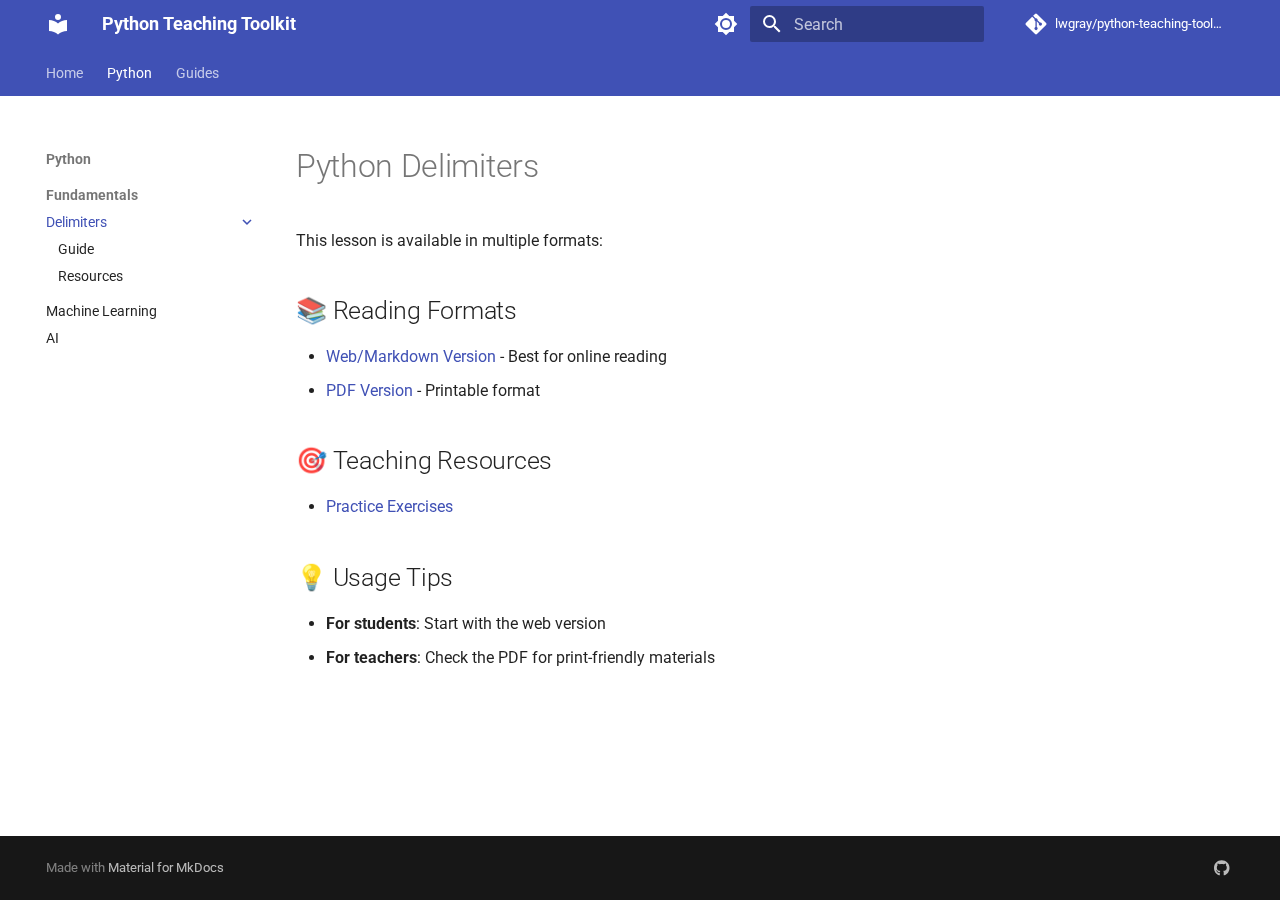
<file: python/fundamentals/delimiters/index.html>
<!doctype html>
<html lang="en" class="no-js">
  <head>
    
      <meta charset="utf-8">
      <meta name="viewport" content="width=device-width,initial-scale=1">
      
        <meta name="description" content="A curated collection of Python, Machine Learning, and AI teaching materials">
      
      
        <meta name="author" content="Lawrence Gray, PhD">
      
      
        <link rel="canonical" href="https://lwgray.github.io/python-teaching-toolkit/python/fundamentals/delimiters/">
      
      
        <link rel="prev" href="../../..">
      
      
        <link rel="next" href="delimiters/">
      
      
      <link rel="icon" href="../../../assets/images/favicon.png">
      <meta name="generator" content="mkdocs-1.6.1, mkdocs-material-9.6.5">
    
    
      
        <title>Overview - Python Teaching Toolkit</title>
      
    
    
      <link rel="stylesheet" href="../../../assets/stylesheets/main.8608ea7d.min.css">
      
        
        <link rel="stylesheet" href="../../../assets/stylesheets/palette.06af60db.min.css">
      
      


    
    
      
    
    
      
        
        
        <link rel="preconnect" href="https://fonts.gstatic.com" crossorigin>
        <link rel="stylesheet" href="https://fonts.googleapis.com/css?family=Roboto:300,300i,400,400i,700,700i%7CRoboto+Mono:400,400i,700,700i&display=fallback">
        <style>:root{--md-text-font:"Roboto";--md-code-font:"Roboto Mono"}</style>
      
    
    
      <link rel="stylesheet" href="https://cdnjs.cloudflare.com/ajax/libs/font-awesome/6.5.1/css/all.min.css">
    
    <script>__md_scope=new URL("../../..",location),__md_hash=e=>[...e].reduce(((e,_)=>(e<<5)-e+_.charCodeAt(0)),0),__md_get=(e,_=localStorage,t=__md_scope)=>JSON.parse(_.getItem(t.pathname+"."+e)),__md_set=(e,_,t=localStorage,a=__md_scope)=>{try{t.setItem(a.pathname+"."+e,JSON.stringify(_))}catch(e){}}</script>
    
      

    
    
    
  </head>
  
  
    
    
      
    
    
    
    
    <body dir="ltr" data-md-color-scheme="default" data-md-color-primary="indigo" data-md-color-accent="indigo">
  
    
    <input class="md-toggle" data-md-toggle="drawer" type="checkbox" id="__drawer" autocomplete="off">
    <input class="md-toggle" data-md-toggle="search" type="checkbox" id="__search" autocomplete="off">
    <label class="md-overlay" for="__drawer"></label>
    <div data-md-component="skip">
      
        
        <a href="#python-delimiters" class="md-skip">
          Skip to content
        </a>
      
    </div>
    <div data-md-component="announce">
      
    </div>
    
    
      

<header class="md-header" data-md-component="header">
  <nav class="md-header__inner md-grid" aria-label="Header">
    <a href="../../.." title="Python Teaching Toolkit" class="md-header__button md-logo" aria-label="Python Teaching Toolkit" data-md-component="logo">
      
  
  <svg xmlns="http://www.w3.org/2000/svg" viewBox="0 0 24 24"><path d="M12 8a3 3 0 0 0 3-3 3 3 0 0 0-3-3 3 3 0 0 0-3 3 3 3 0 0 0 3 3m0 3.54C9.64 9.35 6.5 8 3 8v11c3.5 0 6.64 1.35 9 3.54 2.36-2.19 5.5-3.54 9-3.54V8c-3.5 0-6.64 1.35-9 3.54"/></svg>

    </a>
    <label class="md-header__button md-icon" for="__drawer">
      
      <svg xmlns="http://www.w3.org/2000/svg" viewBox="0 0 24 24"><path d="M3 6h18v2H3zm0 5h18v2H3zm0 5h18v2H3z"/></svg>
    </label>
    <div class="md-header__title" data-md-component="header-title">
      <div class="md-header__ellipsis">
        <div class="md-header__topic">
          <span class="md-ellipsis">
            Python Teaching Toolkit
          </span>
        </div>
        <div class="md-header__topic" data-md-component="header-topic">
          <span class="md-ellipsis">
            
              Overview
            
          </span>
        </div>
      </div>
    </div>
    
      
        <form class="md-header__option" data-md-component="palette">
  
    
    
    
    <input class="md-option" data-md-color-media="" data-md-color-scheme="default" data-md-color-primary="indigo" data-md-color-accent="indigo"  aria-label="Switch to dark mode"  type="radio" name="__palette" id="__palette_0">
    
      <label class="md-header__button md-icon" title="Switch to dark mode" for="__palette_1" hidden>
        <svg xmlns="http://www.w3.org/2000/svg" viewBox="0 0 24 24"><path d="M12 8a4 4 0 0 0-4 4 4 4 0 0 0 4 4 4 4 0 0 0 4-4 4 4 0 0 0-4-4m0 10a6 6 0 0 1-6-6 6 6 0 0 1 6-6 6 6 0 0 1 6 6 6 6 0 0 1-6 6m8-9.31V4h-4.69L12 .69 8.69 4H4v4.69L.69 12 4 15.31V20h4.69L12 23.31 15.31 20H20v-4.69L23.31 12z"/></svg>
      </label>
    
  
    
    
    
    <input class="md-option" data-md-color-media="" data-md-color-scheme="slate" data-md-color-primary="indigo" data-md-color-accent="indigo"  aria-label="Switch to light mode"  type="radio" name="__palette" id="__palette_1">
    
      <label class="md-header__button md-icon" title="Switch to light mode" for="__palette_0" hidden>
        <svg xmlns="http://www.w3.org/2000/svg" viewBox="0 0 24 24"><path d="M12 18c-.89 0-1.74-.2-2.5-.55C11.56 16.5 13 14.42 13 12s-1.44-4.5-3.5-5.45C10.26 6.2 11.11 6 12 6a6 6 0 0 1 6 6 6 6 0 0 1-6 6m8-9.31V4h-4.69L12 .69 8.69 4H4v4.69L.69 12 4 15.31V20h4.69L12 23.31 15.31 20H20v-4.69L23.31 12z"/></svg>
      </label>
    
  
</form>
      
    
    
      <script>var palette=__md_get("__palette");if(palette&&palette.color){if("(prefers-color-scheme)"===palette.color.media){var media=matchMedia("(prefers-color-scheme: light)"),input=document.querySelector(media.matches?"[data-md-color-media='(prefers-color-scheme: light)']":"[data-md-color-media='(prefers-color-scheme: dark)']");palette.color.media=input.getAttribute("data-md-color-media"),palette.color.scheme=input.getAttribute("data-md-color-scheme"),palette.color.primary=input.getAttribute("data-md-color-primary"),palette.color.accent=input.getAttribute("data-md-color-accent")}for(var[key,value]of Object.entries(palette.color))document.body.setAttribute("data-md-color-"+key,value)}</script>
    
    
    
      <label class="md-header__button md-icon" for="__search">
        
        <svg xmlns="http://www.w3.org/2000/svg" viewBox="0 0 24 24"><path d="M9.5 3A6.5 6.5 0 0 1 16 9.5c0 1.61-.59 3.09-1.56 4.23l.27.27h.79l5 5-1.5 1.5-5-5v-.79l-.27-.27A6.52 6.52 0 0 1 9.5 16 6.5 6.5 0 0 1 3 9.5 6.5 6.5 0 0 1 9.5 3m0 2C7 5 5 7 5 9.5S7 14 9.5 14 14 12 14 9.5 12 5 9.5 5"/></svg>
      </label>
      <div class="md-search" data-md-component="search" role="dialog">
  <label class="md-search__overlay" for="__search"></label>
  <div class="md-search__inner" role="search">
    <form class="md-search__form" name="search">
      <input type="text" class="md-search__input" name="query" aria-label="Search" placeholder="Search" autocapitalize="off" autocorrect="off" autocomplete="off" spellcheck="false" data-md-component="search-query" required>
      <label class="md-search__icon md-icon" for="__search">
        
        <svg xmlns="http://www.w3.org/2000/svg" viewBox="0 0 24 24"><path d="M9.5 3A6.5 6.5 0 0 1 16 9.5c0 1.61-.59 3.09-1.56 4.23l.27.27h.79l5 5-1.5 1.5-5-5v-.79l-.27-.27A6.52 6.52 0 0 1 9.5 16 6.5 6.5 0 0 1 3 9.5 6.5 6.5 0 0 1 9.5 3m0 2C7 5 5 7 5 9.5S7 14 9.5 14 14 12 14 9.5 12 5 9.5 5"/></svg>
        
        <svg xmlns="http://www.w3.org/2000/svg" viewBox="0 0 24 24"><path d="M20 11v2H8l5.5 5.5-1.42 1.42L4.16 12l7.92-7.92L13.5 5.5 8 11z"/></svg>
      </label>
      <nav class="md-search__options" aria-label="Search">
        
        <button type="reset" class="md-search__icon md-icon" title="Clear" aria-label="Clear" tabindex="-1">
          
          <svg xmlns="http://www.w3.org/2000/svg" viewBox="0 0 24 24"><path d="M19 6.41 17.59 5 12 10.59 6.41 5 5 6.41 10.59 12 5 17.59 6.41 19 12 13.41 17.59 19 19 17.59 13.41 12z"/></svg>
        </button>
      </nav>
      
    </form>
    <div class="md-search__output">
      <div class="md-search__scrollwrap" tabindex="0" data-md-scrollfix>
        <div class="md-search-result" data-md-component="search-result">
          <div class="md-search-result__meta">
            Initializing search
          </div>
          <ol class="md-search-result__list" role="presentation"></ol>
        </div>
      </div>
    </div>
  </div>
</div>
    
    
      <div class="md-header__source">
        <a href="https://github.com/lwgray/python-teaching-toolkit" title="Go to repository" class="md-source" data-md-component="source">
  <div class="md-source__icon md-icon">
    
    <svg xmlns="http://www.w3.org/2000/svg" viewBox="0 0 448 512"><!--! Font Awesome Free 6.7.2 by @fontawesome - https://fontawesome.com License - https://fontawesome.com/license/free (Icons: CC BY 4.0, Fonts: SIL OFL 1.1, Code: MIT License) Copyright 2024 Fonticons, Inc.--><path d="M439.55 236.05 244 40.45a28.87 28.87 0 0 0-40.81 0l-40.66 40.63 51.52 51.52c27.06-9.14 52.68 16.77 43.39 43.68l49.66 49.66c34.23-11.8 61.18 31 35.47 56.69-26.49 26.49-70.21-2.87-56-37.34L240.22 199v121.85c25.3 12.54 22.26 41.85 9.08 55a34.34 34.34 0 0 1-48.55 0c-17.57-17.6-11.07-46.91 11.25-56v-123c-20.8-8.51-24.6-30.74-18.64-45L142.57 101 8.45 235.14a28.86 28.86 0 0 0 0 40.81l195.61 195.6a28.86 28.86 0 0 0 40.8 0l194.69-194.69a28.86 28.86 0 0 0 0-40.81"/></svg>
  </div>
  <div class="md-source__repository">
    lwgray/python-teaching-toolkit
  </div>
</a>
      </div>
    
  </nav>
  
</header>
    
    <div class="md-container" data-md-component="container">
      
      
        
          
            
<nav class="md-tabs" aria-label="Tabs" data-md-component="tabs">
  <div class="md-grid">
    <ul class="md-tabs__list">
      
        
  
  
  
    <li class="md-tabs__item">
      <a href="../../.." class="md-tabs__link">
        
  
    
  
  Home

      </a>
    </li>
  

      
        
  
  
    
  
  
    
    
      
  
  
    
  
  
    
    
      
  
  
    
  
  
    
    
      <li class="md-tabs__item md-tabs__item--active">
        <a href="./" class="md-tabs__link">
          
  
    
  
  Python

        </a>
      </li>
    
  

    
  

    
  

      
        
  
  
  
    
    
      <li class="md-tabs__item">
        <a href="../../../guides/" class="md-tabs__link">
          
  
    
  
  Guides

        </a>
      </li>
    
  

      
    </ul>
  </div>
</nav>
          
        
      
      <main class="md-main" data-md-component="main">
        <div class="md-main__inner md-grid">
          
            
              
              <div class="md-sidebar md-sidebar--primary" data-md-component="sidebar" data-md-type="navigation" >
                <div class="md-sidebar__scrollwrap">
                  <div class="md-sidebar__inner">
                    


  


  

<nav class="md-nav md-nav--primary md-nav--lifted md-nav--integrated" aria-label="Navigation" data-md-level="0">
  <label class="md-nav__title" for="__drawer">
    <a href="../../.." title="Python Teaching Toolkit" class="md-nav__button md-logo" aria-label="Python Teaching Toolkit" data-md-component="logo">
      
  
  <svg xmlns="http://www.w3.org/2000/svg" viewBox="0 0 24 24"><path d="M12 8a3 3 0 0 0 3-3 3 3 0 0 0-3-3 3 3 0 0 0-3 3 3 3 0 0 0 3 3m0 3.54C9.64 9.35 6.5 8 3 8v11c3.5 0 6.64 1.35 9 3.54 2.36-2.19 5.5-3.54 9-3.54V8c-3.5 0-6.64 1.35-9 3.54"/></svg>

    </a>
    Python Teaching Toolkit
  </label>
  
    <div class="md-nav__source">
      <a href="https://github.com/lwgray/python-teaching-toolkit" title="Go to repository" class="md-source" data-md-component="source">
  <div class="md-source__icon md-icon">
    
    <svg xmlns="http://www.w3.org/2000/svg" viewBox="0 0 448 512"><!--! Font Awesome Free 6.7.2 by @fontawesome - https://fontawesome.com License - https://fontawesome.com/license/free (Icons: CC BY 4.0, Fonts: SIL OFL 1.1, Code: MIT License) Copyright 2024 Fonticons, Inc.--><path d="M439.55 236.05 244 40.45a28.87 28.87 0 0 0-40.81 0l-40.66 40.63 51.52 51.52c27.06-9.14 52.68 16.77 43.39 43.68l49.66 49.66c34.23-11.8 61.18 31 35.47 56.69-26.49 26.49-70.21-2.87-56-37.34L240.22 199v121.85c25.3 12.54 22.26 41.85 9.08 55a34.34 34.34 0 0 1-48.55 0c-17.57-17.6-11.07-46.91 11.25-56v-123c-20.8-8.51-24.6-30.74-18.64-45L142.57 101 8.45 235.14a28.86 28.86 0 0 0 0 40.81l195.61 195.6a28.86 28.86 0 0 0 40.8 0l194.69-194.69a28.86 28.86 0 0 0 0-40.81"/></svg>
  </div>
  <div class="md-source__repository">
    lwgray/python-teaching-toolkit
  </div>
</a>
    </div>
  
  <ul class="md-nav__list" data-md-scrollfix>
    
      
      
  
  
  
  
    <li class="md-nav__item">
      <a href="../../.." class="md-nav__link">
        
  
  <span class="md-ellipsis">
    Home
    
  </span>
  

      </a>
    </li>
  

    
      
      
  
  
    
  
  
  
    
    
      
        
      
        
      
        
      
    
    
      
        
        
      
      
        
      
    
    
    <li class="md-nav__item md-nav__item--active md-nav__item--section md-nav__item--nested">
      
        
        
        <input class="md-nav__toggle md-toggle " type="checkbox" id="__nav_2" checked>
        
          
          <label class="md-nav__link" for="__nav_2" id="__nav_2_label" tabindex="">
            
  
  <span class="md-ellipsis">
    Python
    
  </span>
  

            <span class="md-nav__icon md-icon"></span>
          </label>
        
        <nav class="md-nav" data-md-level="1" aria-labelledby="__nav_2_label" aria-expanded="true">
          <label class="md-nav__title" for="__nav_2">
            <span class="md-nav__icon md-icon"></span>
            Python
          </label>
          <ul class="md-nav__list" data-md-scrollfix>
            
              
                
  
  
    
  
  
  
    
    
      
        
      
    
    
      
      
        
          
          
        
      
    
    
    <li class="md-nav__item md-nav__item--active md-nav__item--section md-nav__item--nested">
      
        
        
        <input class="md-nav__toggle md-toggle " type="checkbox" id="__nav_2_1" checked>
        
          
          <label class="md-nav__link" for="__nav_2_1" id="__nav_2_1_label" tabindex="">
            
  
  <span class="md-ellipsis">
    Fundamentals
    
  </span>
  

            <span class="md-nav__icon md-icon"></span>
          </label>
        
        <nav class="md-nav" data-md-level="2" aria-labelledby="__nav_2_1_label" aria-expanded="true">
          <label class="md-nav__title" for="__nav_2_1">
            <span class="md-nav__icon md-icon"></span>
            Fundamentals
          </label>
          <ul class="md-nav__list" data-md-scrollfix>
            
              
                
  
  
    
  
  
  
    
    
      
        
          
        
      
        
      
        
      
    
    
      
      
        
      
    
    
    <li class="md-nav__item md-nav__item--active md-nav__item--nested">
      
        
        
        <input class="md-nav__toggle md-toggle " type="checkbox" id="__nav_2_1_1" checked>
        
          
          
          <div class="md-nav__link md-nav__container">
            <a href="./" class="md-nav__link md-nav__link--active">
              
  
  <span class="md-ellipsis">
    Delimiters
    
  </span>
  

            </a>
            
              
              <label class="md-nav__link md-nav__link--active" for="__nav_2_1_1" id="__nav_2_1_1_label" tabindex="0">
                <span class="md-nav__icon md-icon"></span>
              </label>
            
          </div>
        
        <nav class="md-nav" data-md-level="3" aria-labelledby="__nav_2_1_1_label" aria-expanded="true">
          <label class="md-nav__title" for="__nav_2_1_1">
            <span class="md-nav__icon md-icon"></span>
            Delimiters
          </label>
          <ul class="md-nav__list" data-md-scrollfix>
            
              
            
              
                
  
  
  
  
    <li class="md-nav__item">
      <a href="delimiters/" class="md-nav__link">
        
  
  <span class="md-ellipsis">
    Guide
    
  </span>
  

      </a>
    </li>
  

              
            
              
                
  
  
  
  
    <li class="md-nav__item">
      <a href="resources/exercises.py" class="md-nav__link">
        
  
  <span class="md-ellipsis">
    Resources
    
  </span>
  

      </a>
    </li>
  

              
            
          </ul>
        </nav>
      
    </li>
  

              
            
          </ul>
        </nav>
      
    </li>
  

              
            
              
                
  
  
  
  
    <li class="md-nav__item">
      <a href="../../machine_learning/index.md" class="md-nav__link">
        
  
  <span class="md-ellipsis">
    Machine Learning
    
  </span>
  

      </a>
    </li>
  

              
            
              
                
  
  
  
  
    <li class="md-nav__item">
      <a href="../../ai/index.md" class="md-nav__link">
        
  
  <span class="md-ellipsis">
    AI
    
  </span>
  

      </a>
    </li>
  

              
            
          </ul>
        </nav>
      
    </li>
  

    
      
      
  
  
  
  
    
    
      
        
          
        
      
    
    
      
      
        
      
    
    
    <li class="md-nav__item md-nav__item--nested">
      
        
        
        <input class="md-nav__toggle md-toggle " type="checkbox" id="__nav_3" >
        
          
          
          <div class="md-nav__link md-nav__container">
            <a href="../../../guides/" class="md-nav__link ">
              
  
  <span class="md-ellipsis">
    Guides
    
  </span>
  

            </a>
            
          </div>
        
        <nav class="md-nav" data-md-level="1" aria-labelledby="__nav_3_label" aria-expanded="false">
          <label class="md-nav__title" for="__nav_3">
            <span class="md-nav__icon md-icon"></span>
            Guides
          </label>
          <ul class="md-nav__list" data-md-scrollfix>
            
              
            
          </ul>
        </nav>
      
    </li>
  

    
  </ul>
</nav>
                  </div>
                </div>
              </div>
            
            
          
          
            <div class="md-content" data-md-component="content">
              <article class="md-content__inner md-typeset">
                
                  


  
  


<h1 id="python-delimiters">Python Delimiters</h1>
<p>This lesson is available in multiple formats:</p>
<h2 id="reading-formats">📚 Reading Formats</h2>
<ul>
<li><a href="delimiters/">Web/Markdown Version</a> - Best for online reading</li>
<li><a href="delimiters.pdf">PDF Version</a> - Printable format</li>
</ul>
<h2 id="teaching-resources">🎯 Teaching Resources</h2>
<ul>
<li><a href="resources/exercises.py">Practice Exercises</a></li>
</ul>
<h2 id="usage-tips">💡 Usage Tips</h2>
<ul>
<li><strong>For students</strong>: Start with the web version</li>
<li><strong>For teachers</strong>: Check the PDF for print-friendly materials</li>
</ul>












                
              </article>
            </div>
          
          
<script>var target=document.getElementById(location.hash.slice(1));target&&target.name&&(target.checked=target.name.startsWith("__tabbed_"))</script>
        </div>
        
          <button type="button" class="md-top md-icon" data-md-component="top" hidden>
  
  <svg xmlns="http://www.w3.org/2000/svg" viewBox="0 0 24 24"><path d="M13 20h-2V8l-5.5 5.5-1.42-1.42L12 4.16l7.92 7.92-1.42 1.42L13 8z"/></svg>
  Back to top
</button>
        
      </main>
      
        <footer class="md-footer">
  
  <div class="md-footer-meta md-typeset">
    <div class="md-footer-meta__inner md-grid">
      <div class="md-copyright">
  
  
    Made with
    <a href="https://squidfunk.github.io/mkdocs-material/" target="_blank" rel="noopener">
      Material for MkDocs
    </a>
  
</div>
      
        <div class="md-social">
  
    
    
    
    
      
      
    
    <a href="https://github.com/lwgray/python-teaching-toolkit" target="_blank" rel="noopener" title="github.com" class="md-social__link">
      <svg xmlns="http://www.w3.org/2000/svg" viewBox="0 0 496 512"><!--! Font Awesome Free 6.7.2 by @fontawesome - https://fontawesome.com License - https://fontawesome.com/license/free (Icons: CC BY 4.0, Fonts: SIL OFL 1.1, Code: MIT License) Copyright 2024 Fonticons, Inc.--><path d="M165.9 397.4c0 2-2.3 3.6-5.2 3.6-3.3.3-5.6-1.3-5.6-3.6 0-2 2.3-3.6 5.2-3.6 3-.3 5.6 1.3 5.6 3.6m-31.1-4.5c-.7 2 1.3 4.3 4.3 4.9 2.6 1 5.6 0 6.2-2s-1.3-4.3-4.3-5.2c-2.6-.7-5.5.3-6.2 2.3m44.2-1.7c-2.9.7-4.9 2.6-4.6 4.9.3 2 2.9 3.3 5.9 2.6 2.9-.7 4.9-2.6 4.6-4.6-.3-1.9-3-3.2-5.9-2.9M244.8 8C106.1 8 0 113.3 0 252c0 110.9 69.8 205.8 169.5 239.2 12.8 2.3 17.3-5.6 17.3-12.1 0-6.2-.3-40.4-.3-61.4 0 0-70 15-84.7-29.8 0 0-11.4-29.1-27.8-36.6 0 0-22.9-15.7 1.6-15.4 0 0 24.9 2 38.6 25.8 21.9 38.6 58.6 27.5 72.9 20.9 2.3-16 8.8-27.1 16-33.7-55.9-6.2-112.3-14.3-112.3-110.5 0-27.5 7.6-41.3 23.6-58.9-2.6-6.5-11.1-33.3 2.6-67.9 20.9-6.5 69 27 69 27 20-5.6 41.5-8.5 62.8-8.5s42.8 2.9 62.8 8.5c0 0 48.1-33.6 69-27 13.7 34.7 5.2 61.4 2.6 67.9 16 17.7 25.8 31.5 25.8 58.9 0 96.5-58.9 104.2-114.8 110.5 9.2 7.9 17 22.9 17 46.4 0 33.7-.3 75.4-.3 83.6 0 6.5 4.6 14.4 17.3 12.1C428.2 457.8 496 362.9 496 252 496 113.3 383.5 8 244.8 8M97.2 352.9c-1.3 1-1 3.3.7 5.2 1.6 1.6 3.9 2.3 5.2 1 1.3-1 1-3.3-.7-5.2-1.6-1.6-3.9-2.3-5.2-1m-10.8-8.1c-.7 1.3.3 2.9 2.3 3.9 1.6 1 3.6.7 4.3-.7.7-1.3-.3-2.9-2.3-3.9-2-.6-3.6-.3-4.3.7m32.4 35.6c-1.6 1.3-1 4.3 1.3 6.2 2.3 2.3 5.2 2.6 6.5 1 1.3-1.3.7-4.3-1.3-6.2-2.2-2.3-5.2-2.6-6.5-1m-11.4-14.7c-1.6 1-1.6 3.6 0 5.9s4.3 3.3 5.6 2.3c1.6-1.3 1.6-3.9 0-6.2-1.4-2.3-4-3.3-5.6-2"/></svg>
    </a>
  
</div>
      
    </div>
  </div>
</footer>
      
    </div>
    <div class="md-dialog" data-md-component="dialog">
      <div class="md-dialog__inner md-typeset"></div>
    </div>
    
    
    <script id="__config" type="application/json">{"base": "../../..", "features": ["navigation.tabs", "navigation.sections", "naviagtion.expand", "navigation.indexes", "navigation.top", "toc.integrate", "content.code.copy"], "search": "../../../assets/javascripts/workers/search.f8cc74c7.min.js", "translations": {"clipboard.copied": "Copied to clipboard", "clipboard.copy": "Copy to clipboard", "search.result.more.one": "1 more on this page", "search.result.more.other": "# more on this page", "search.result.none": "No matching documents", "search.result.one": "1 matching document", "search.result.other": "# matching documents", "search.result.placeholder": "Type to start searching", "search.result.term.missing": "Missing", "select.version": "Select version"}}</script>
    
    
      <script src="../../../assets/javascripts/bundle.f1b6f286.min.js"></script>
      
    
  </body>
</html>
</file>
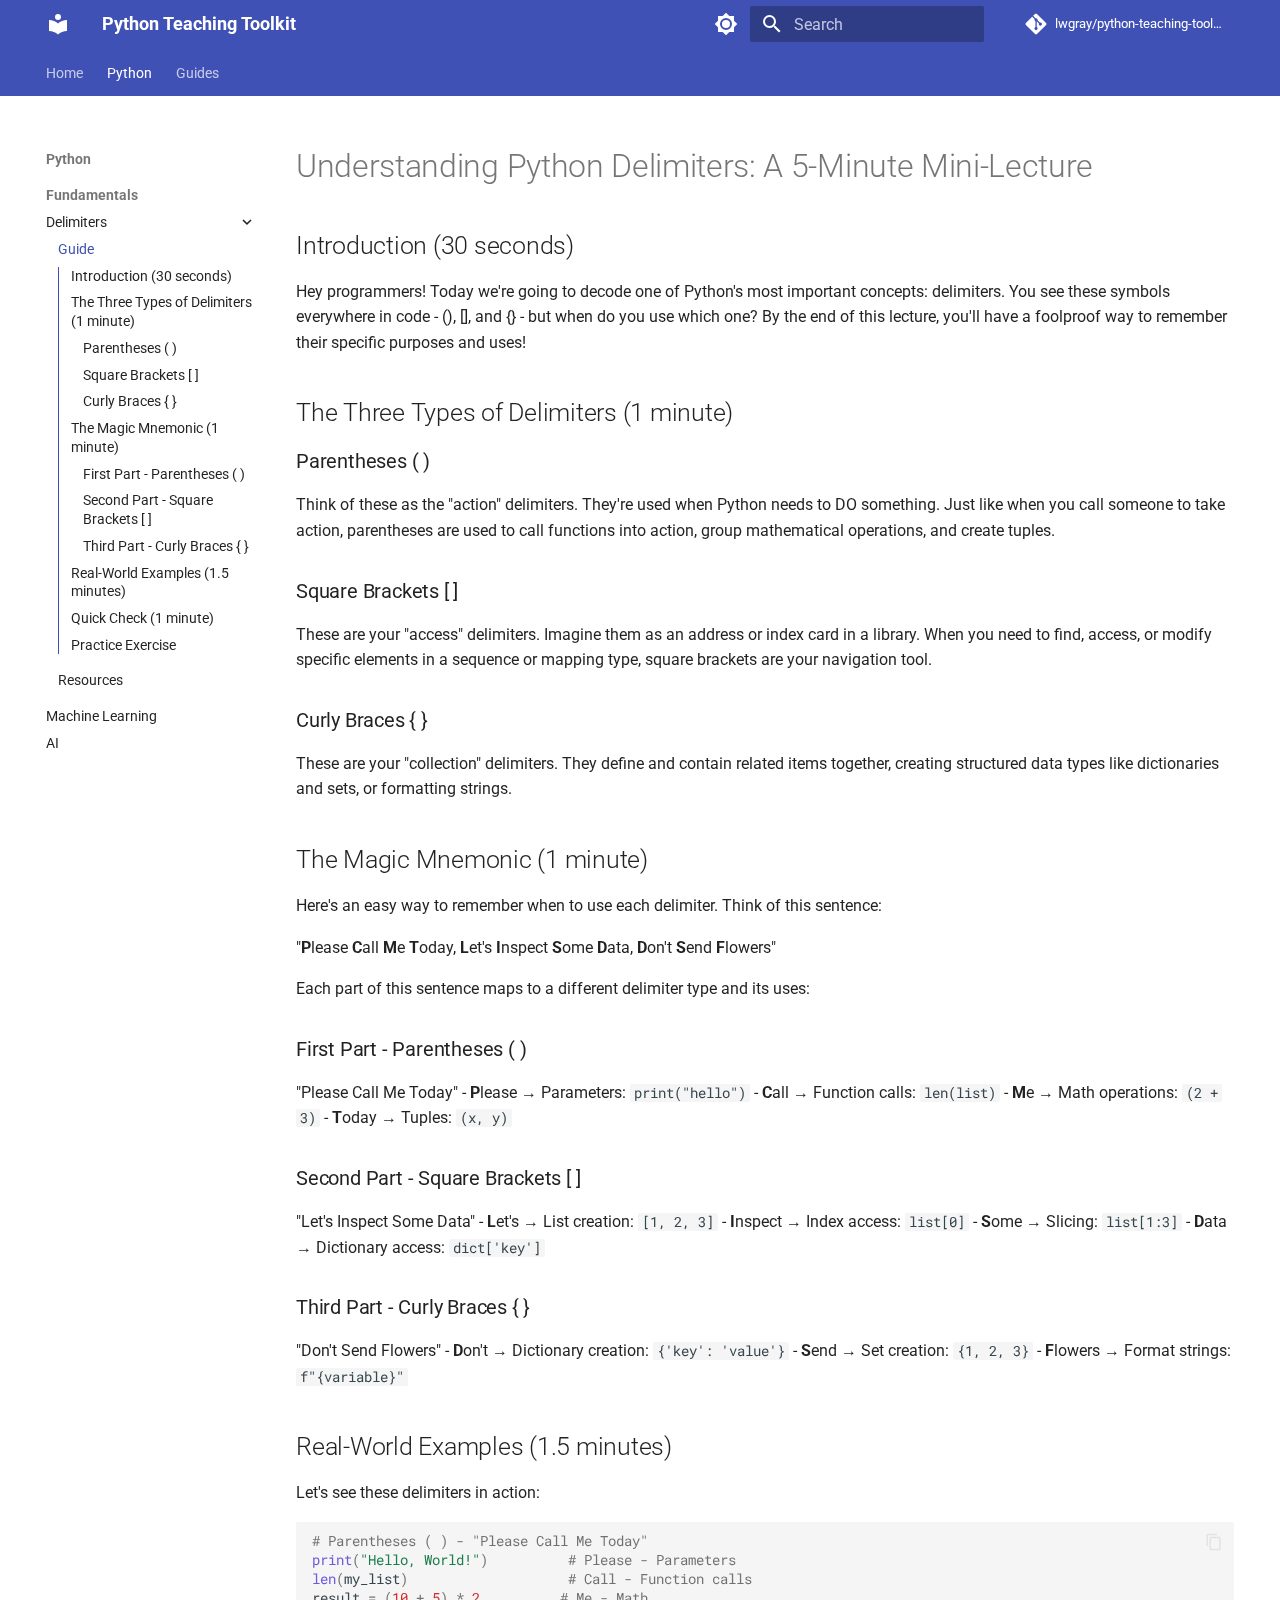
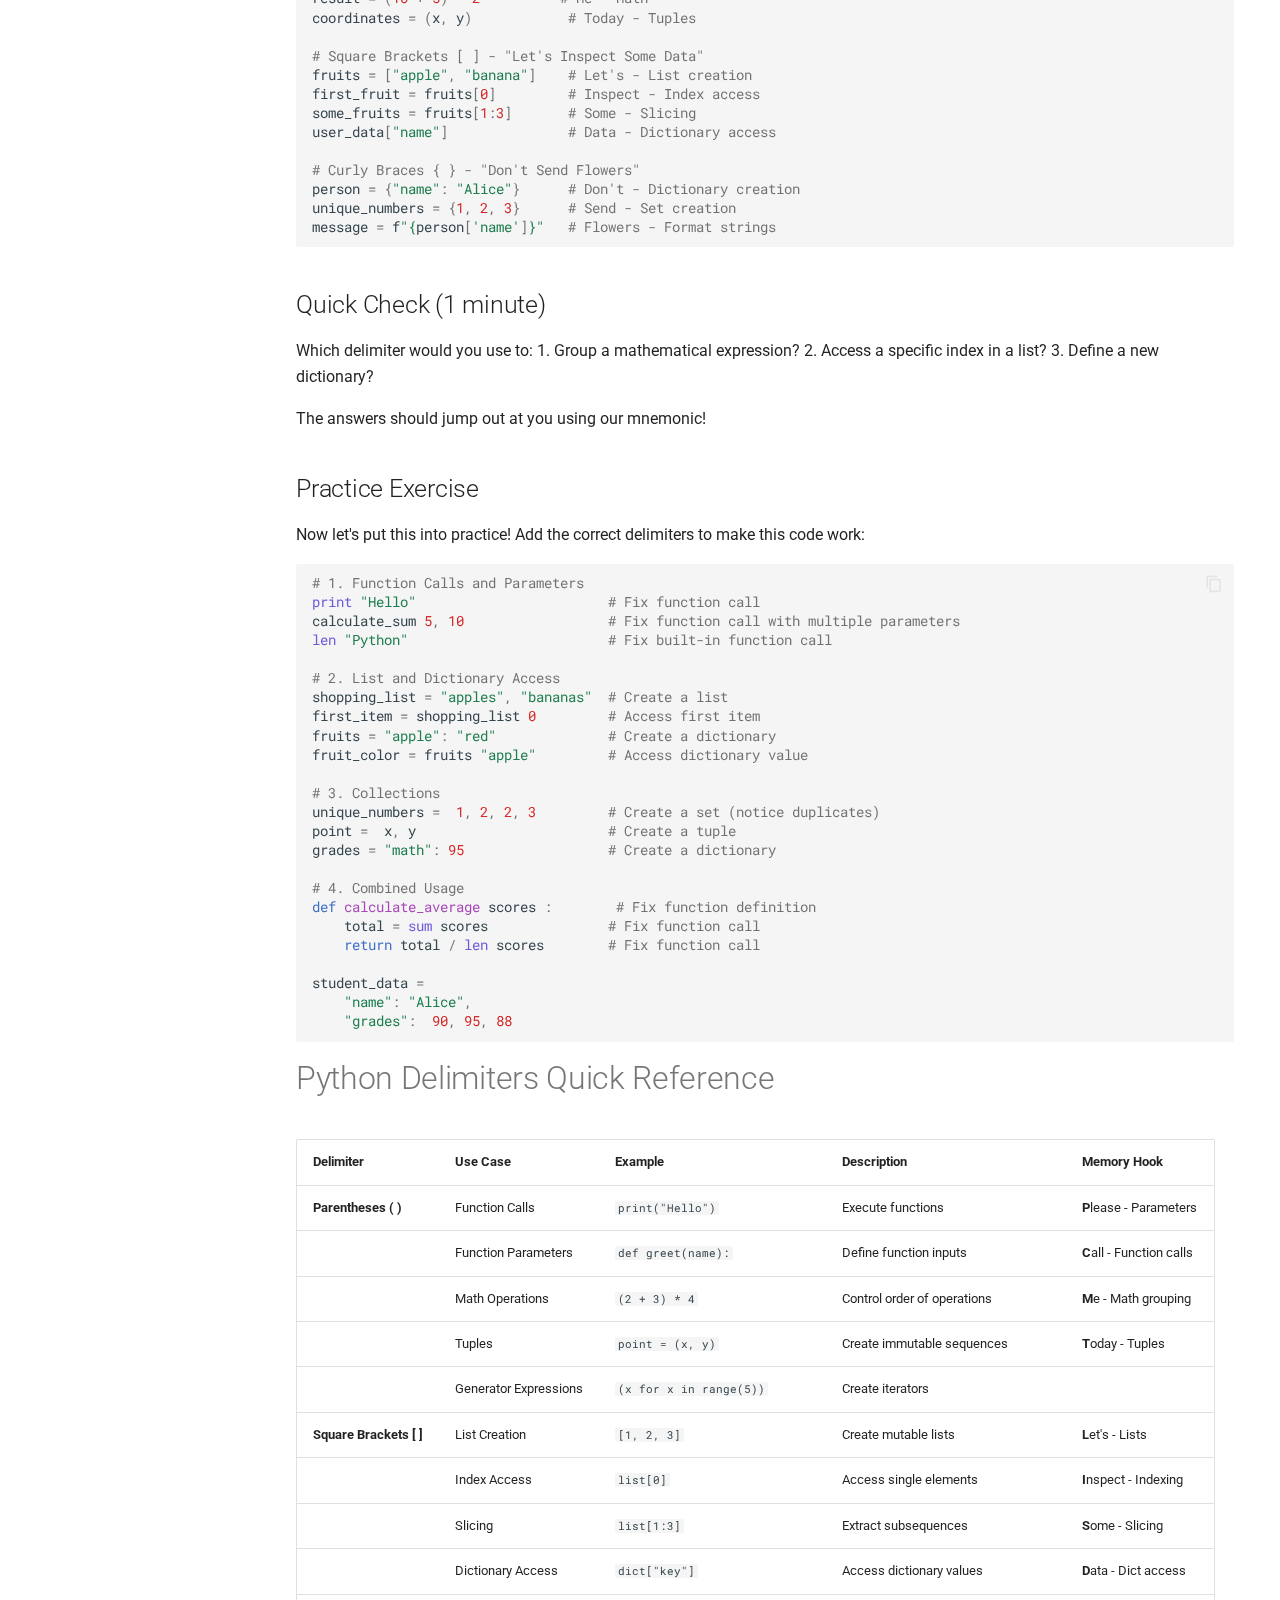
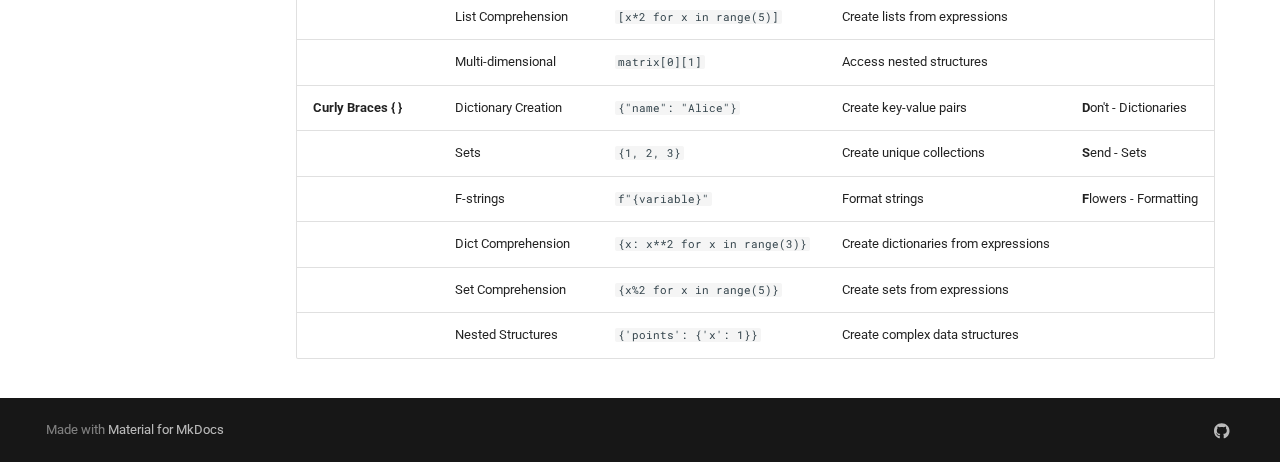
<file: python/fundamentals/delimiters/delimiters/index.html>
<!doctype html>
<html lang="en" class="no-js">
  <head>
    
      <meta charset="utf-8">
      <meta name="viewport" content="width=device-width,initial-scale=1">
      
        <meta name="description" content="A curated collection of Python, Machine Learning, and AI teaching materials">
      
      
        <meta name="author" content="Lawrence Gray, PhD">
      
      
        <link rel="canonical" href="https://lwgray.github.io/python-teaching-toolkit/python/fundamentals/delimiters/delimiters/">
      
      
        <link rel="prev" href="../">
      
      
        <link rel="next" href="../resources/exercises.py">
      
      
      <link rel="icon" href="../../../../assets/images/favicon.png">
      <meta name="generator" content="mkdocs-1.6.1, mkdocs-material-9.6.5">
    
    
      
        <title>Guide - Python Teaching Toolkit</title>
      
    
    
      <link rel="stylesheet" href="../../../../assets/stylesheets/main.8608ea7d.min.css">
      
        
        <link rel="stylesheet" href="../../../../assets/stylesheets/palette.06af60db.min.css">
      
      


    
    
      
    
    
      
        
        
        <link rel="preconnect" href="https://fonts.gstatic.com" crossorigin>
        <link rel="stylesheet" href="https://fonts.googleapis.com/css?family=Roboto:300,300i,400,400i,700,700i%7CRoboto+Mono:400,400i,700,700i&display=fallback">
        <style>:root{--md-text-font:"Roboto";--md-code-font:"Roboto Mono"}</style>
      
    
    
      <link rel="stylesheet" href="https://cdnjs.cloudflare.com/ajax/libs/font-awesome/6.5.1/css/all.min.css">
    
    <script>__md_scope=new URL("../../../..",location),__md_hash=e=>[...e].reduce(((e,_)=>(e<<5)-e+_.charCodeAt(0)),0),__md_get=(e,_=localStorage,t=__md_scope)=>JSON.parse(_.getItem(t.pathname+"."+e)),__md_set=(e,_,t=localStorage,a=__md_scope)=>{try{t.setItem(a.pathname+"."+e,JSON.stringify(_))}catch(e){}}</script>
    
      

    
    
    
  </head>
  
  
    
    
      
    
    
    
    
    <body dir="ltr" data-md-color-scheme="default" data-md-color-primary="indigo" data-md-color-accent="indigo">
  
    
    <input class="md-toggle" data-md-toggle="drawer" type="checkbox" id="__drawer" autocomplete="off">
    <input class="md-toggle" data-md-toggle="search" type="checkbox" id="__search" autocomplete="off">
    <label class="md-overlay" for="__drawer"></label>
    <div data-md-component="skip">
      
        
        <a href="#understanding-python-delimiters-a-5-minute-mini-lecture" class="md-skip">
          Skip to content
        </a>
      
    </div>
    <div data-md-component="announce">
      
    </div>
    
    
      

<header class="md-header" data-md-component="header">
  <nav class="md-header__inner md-grid" aria-label="Header">
    <a href="../../../.." title="Python Teaching Toolkit" class="md-header__button md-logo" aria-label="Python Teaching Toolkit" data-md-component="logo">
      
  
  <svg xmlns="http://www.w3.org/2000/svg" viewBox="0 0 24 24"><path d="M12 8a3 3 0 0 0 3-3 3 3 0 0 0-3-3 3 3 0 0 0-3 3 3 3 0 0 0 3 3m0 3.54C9.64 9.35 6.5 8 3 8v11c3.5 0 6.64 1.35 9 3.54 2.36-2.19 5.5-3.54 9-3.54V8c-3.5 0-6.64 1.35-9 3.54"/></svg>

    </a>
    <label class="md-header__button md-icon" for="__drawer">
      
      <svg xmlns="http://www.w3.org/2000/svg" viewBox="0 0 24 24"><path d="M3 6h18v2H3zm0 5h18v2H3zm0 5h18v2H3z"/></svg>
    </label>
    <div class="md-header__title" data-md-component="header-title">
      <div class="md-header__ellipsis">
        <div class="md-header__topic">
          <span class="md-ellipsis">
            Python Teaching Toolkit
          </span>
        </div>
        <div class="md-header__topic" data-md-component="header-topic">
          <span class="md-ellipsis">
            
              Guide
            
          </span>
        </div>
      </div>
    </div>
    
      
        <form class="md-header__option" data-md-component="palette">
  
    
    
    
    <input class="md-option" data-md-color-media="" data-md-color-scheme="default" data-md-color-primary="indigo" data-md-color-accent="indigo"  aria-label="Switch to dark mode"  type="radio" name="__palette" id="__palette_0">
    
      <label class="md-header__button md-icon" title="Switch to dark mode" for="__palette_1" hidden>
        <svg xmlns="http://www.w3.org/2000/svg" viewBox="0 0 24 24"><path d="M12 8a4 4 0 0 0-4 4 4 4 0 0 0 4 4 4 4 0 0 0 4-4 4 4 0 0 0-4-4m0 10a6 6 0 0 1-6-6 6 6 0 0 1 6-6 6 6 0 0 1 6 6 6 6 0 0 1-6 6m8-9.31V4h-4.69L12 .69 8.69 4H4v4.69L.69 12 4 15.31V20h4.69L12 23.31 15.31 20H20v-4.69L23.31 12z"/></svg>
      </label>
    
  
    
    
    
    <input class="md-option" data-md-color-media="" data-md-color-scheme="slate" data-md-color-primary="indigo" data-md-color-accent="indigo"  aria-label="Switch to light mode"  type="radio" name="__palette" id="__palette_1">
    
      <label class="md-header__button md-icon" title="Switch to light mode" for="__palette_0" hidden>
        <svg xmlns="http://www.w3.org/2000/svg" viewBox="0 0 24 24"><path d="M12 18c-.89 0-1.74-.2-2.5-.55C11.56 16.5 13 14.42 13 12s-1.44-4.5-3.5-5.45C10.26 6.2 11.11 6 12 6a6 6 0 0 1 6 6 6 6 0 0 1-6 6m8-9.31V4h-4.69L12 .69 8.69 4H4v4.69L.69 12 4 15.31V20h4.69L12 23.31 15.31 20H20v-4.69L23.31 12z"/></svg>
      </label>
    
  
</form>
      
    
    
      <script>var palette=__md_get("__palette");if(palette&&palette.color){if("(prefers-color-scheme)"===palette.color.media){var media=matchMedia("(prefers-color-scheme: light)"),input=document.querySelector(media.matches?"[data-md-color-media='(prefers-color-scheme: light)']":"[data-md-color-media='(prefers-color-scheme: dark)']");palette.color.media=input.getAttribute("data-md-color-media"),palette.color.scheme=input.getAttribute("data-md-color-scheme"),palette.color.primary=input.getAttribute("data-md-color-primary"),palette.color.accent=input.getAttribute("data-md-color-accent")}for(var[key,value]of Object.entries(palette.color))document.body.setAttribute("data-md-color-"+key,value)}</script>
    
    
    
      <label class="md-header__button md-icon" for="__search">
        
        <svg xmlns="http://www.w3.org/2000/svg" viewBox="0 0 24 24"><path d="M9.5 3A6.5 6.5 0 0 1 16 9.5c0 1.61-.59 3.09-1.56 4.23l.27.27h.79l5 5-1.5 1.5-5-5v-.79l-.27-.27A6.52 6.52 0 0 1 9.5 16 6.5 6.5 0 0 1 3 9.5 6.5 6.5 0 0 1 9.5 3m0 2C7 5 5 7 5 9.5S7 14 9.5 14 14 12 14 9.5 12 5 9.5 5"/></svg>
      </label>
      <div class="md-search" data-md-component="search" role="dialog">
  <label class="md-search__overlay" for="__search"></label>
  <div class="md-search__inner" role="search">
    <form class="md-search__form" name="search">
      <input type="text" class="md-search__input" name="query" aria-label="Search" placeholder="Search" autocapitalize="off" autocorrect="off" autocomplete="off" spellcheck="false" data-md-component="search-query" required>
      <label class="md-search__icon md-icon" for="__search">
        
        <svg xmlns="http://www.w3.org/2000/svg" viewBox="0 0 24 24"><path d="M9.5 3A6.5 6.5 0 0 1 16 9.5c0 1.61-.59 3.09-1.56 4.23l.27.27h.79l5 5-1.5 1.5-5-5v-.79l-.27-.27A6.52 6.52 0 0 1 9.5 16 6.5 6.5 0 0 1 3 9.5 6.5 6.5 0 0 1 9.5 3m0 2C7 5 5 7 5 9.5S7 14 9.5 14 14 12 14 9.5 12 5 9.5 5"/></svg>
        
        <svg xmlns="http://www.w3.org/2000/svg" viewBox="0 0 24 24"><path d="M20 11v2H8l5.5 5.5-1.42 1.42L4.16 12l7.92-7.92L13.5 5.5 8 11z"/></svg>
      </label>
      <nav class="md-search__options" aria-label="Search">
        
        <button type="reset" class="md-search__icon md-icon" title="Clear" aria-label="Clear" tabindex="-1">
          
          <svg xmlns="http://www.w3.org/2000/svg" viewBox="0 0 24 24"><path d="M19 6.41 17.59 5 12 10.59 6.41 5 5 6.41 10.59 12 5 17.59 6.41 19 12 13.41 17.59 19 19 17.59 13.41 12z"/></svg>
        </button>
      </nav>
      
    </form>
    <div class="md-search__output">
      <div class="md-search__scrollwrap" tabindex="0" data-md-scrollfix>
        <div class="md-search-result" data-md-component="search-result">
          <div class="md-search-result__meta">
            Initializing search
          </div>
          <ol class="md-search-result__list" role="presentation"></ol>
        </div>
      </div>
    </div>
  </div>
</div>
    
    
      <div class="md-header__source">
        <a href="https://github.com/lwgray/python-teaching-toolkit" title="Go to repository" class="md-source" data-md-component="source">
  <div class="md-source__icon md-icon">
    
    <svg xmlns="http://www.w3.org/2000/svg" viewBox="0 0 448 512"><!--! Font Awesome Free 6.7.2 by @fontawesome - https://fontawesome.com License - https://fontawesome.com/license/free (Icons: CC BY 4.0, Fonts: SIL OFL 1.1, Code: MIT License) Copyright 2024 Fonticons, Inc.--><path d="M439.55 236.05 244 40.45a28.87 28.87 0 0 0-40.81 0l-40.66 40.63 51.52 51.52c27.06-9.14 52.68 16.77 43.39 43.68l49.66 49.66c34.23-11.8 61.18 31 35.47 56.69-26.49 26.49-70.21-2.87-56-37.34L240.22 199v121.85c25.3 12.54 22.26 41.85 9.08 55a34.34 34.34 0 0 1-48.55 0c-17.57-17.6-11.07-46.91 11.25-56v-123c-20.8-8.51-24.6-30.74-18.64-45L142.57 101 8.45 235.14a28.86 28.86 0 0 0 0 40.81l195.61 195.6a28.86 28.86 0 0 0 40.8 0l194.69-194.69a28.86 28.86 0 0 0 0-40.81"/></svg>
  </div>
  <div class="md-source__repository">
    lwgray/python-teaching-toolkit
  </div>
</a>
      </div>
    
  </nav>
  
</header>
    
    <div class="md-container" data-md-component="container">
      
      
        
          
            
<nav class="md-tabs" aria-label="Tabs" data-md-component="tabs">
  <div class="md-grid">
    <ul class="md-tabs__list">
      
        
  
  
  
    <li class="md-tabs__item">
      <a href="../../../.." class="md-tabs__link">
        
  
    
  
  Home

      </a>
    </li>
  

      
        
  
  
    
  
  
    
    
      
  
  
    
  
  
    
    
      
  
  
    
  
  
    
    
      <li class="md-tabs__item md-tabs__item--active">
        <a href="../" class="md-tabs__link">
          
  
    
  
  Python

        </a>
      </li>
    
  

    
  

    
  

      
        
  
  
  
    
    
      <li class="md-tabs__item">
        <a href="../../../../guides/" class="md-tabs__link">
          
  
    
  
  Guides

        </a>
      </li>
    
  

      
    </ul>
  </div>
</nav>
          
        
      
      <main class="md-main" data-md-component="main">
        <div class="md-main__inner md-grid">
          
            
              
              <div class="md-sidebar md-sidebar--primary" data-md-component="sidebar" data-md-type="navigation" >
                <div class="md-sidebar__scrollwrap">
                  <div class="md-sidebar__inner">
                    


  


  

<nav class="md-nav md-nav--primary md-nav--lifted md-nav--integrated" aria-label="Navigation" data-md-level="0">
  <label class="md-nav__title" for="__drawer">
    <a href="../../../.." title="Python Teaching Toolkit" class="md-nav__button md-logo" aria-label="Python Teaching Toolkit" data-md-component="logo">
      
  
  <svg xmlns="http://www.w3.org/2000/svg" viewBox="0 0 24 24"><path d="M12 8a3 3 0 0 0 3-3 3 3 0 0 0-3-3 3 3 0 0 0-3 3 3 3 0 0 0 3 3m0 3.54C9.64 9.35 6.5 8 3 8v11c3.5 0 6.64 1.35 9 3.54 2.36-2.19 5.5-3.54 9-3.54V8c-3.5 0-6.64 1.35-9 3.54"/></svg>

    </a>
    Python Teaching Toolkit
  </label>
  
    <div class="md-nav__source">
      <a href="https://github.com/lwgray/python-teaching-toolkit" title="Go to repository" class="md-source" data-md-component="source">
  <div class="md-source__icon md-icon">
    
    <svg xmlns="http://www.w3.org/2000/svg" viewBox="0 0 448 512"><!--! Font Awesome Free 6.7.2 by @fontawesome - https://fontawesome.com License - https://fontawesome.com/license/free (Icons: CC BY 4.0, Fonts: SIL OFL 1.1, Code: MIT License) Copyright 2024 Fonticons, Inc.--><path d="M439.55 236.05 244 40.45a28.87 28.87 0 0 0-40.81 0l-40.66 40.63 51.52 51.52c27.06-9.14 52.68 16.77 43.39 43.68l49.66 49.66c34.23-11.8 61.18 31 35.47 56.69-26.49 26.49-70.21-2.87-56-37.34L240.22 199v121.85c25.3 12.54 22.26 41.85 9.08 55a34.34 34.34 0 0 1-48.55 0c-17.57-17.6-11.07-46.91 11.25-56v-123c-20.8-8.51-24.6-30.74-18.64-45L142.57 101 8.45 235.14a28.86 28.86 0 0 0 0 40.81l195.61 195.6a28.86 28.86 0 0 0 40.8 0l194.69-194.69a28.86 28.86 0 0 0 0-40.81"/></svg>
  </div>
  <div class="md-source__repository">
    lwgray/python-teaching-toolkit
  </div>
</a>
    </div>
  
  <ul class="md-nav__list" data-md-scrollfix>
    
      
      
  
  
  
  
    <li class="md-nav__item">
      <a href="../../../.." class="md-nav__link">
        
  
  <span class="md-ellipsis">
    Home
    
  </span>
  

      </a>
    </li>
  

    
      
      
  
  
    
  
  
  
    
    
      
        
      
        
      
        
      
    
    
      
        
        
      
      
        
      
    
    
    <li class="md-nav__item md-nav__item--active md-nav__item--section md-nav__item--nested">
      
        
        
        <input class="md-nav__toggle md-toggle " type="checkbox" id="__nav_2" checked>
        
          
          <label class="md-nav__link" for="__nav_2" id="__nav_2_label" tabindex="">
            
  
  <span class="md-ellipsis">
    Python
    
  </span>
  

            <span class="md-nav__icon md-icon"></span>
          </label>
        
        <nav class="md-nav" data-md-level="1" aria-labelledby="__nav_2_label" aria-expanded="true">
          <label class="md-nav__title" for="__nav_2">
            <span class="md-nav__icon md-icon"></span>
            Python
          </label>
          <ul class="md-nav__list" data-md-scrollfix>
            
              
                
  
  
    
  
  
  
    
    
      
        
      
    
    
      
      
        
          
          
        
      
    
    
    <li class="md-nav__item md-nav__item--active md-nav__item--section md-nav__item--nested">
      
        
        
        <input class="md-nav__toggle md-toggle " type="checkbox" id="__nav_2_1" checked>
        
          
          <label class="md-nav__link" for="__nav_2_1" id="__nav_2_1_label" tabindex="">
            
  
  <span class="md-ellipsis">
    Fundamentals
    
  </span>
  

            <span class="md-nav__icon md-icon"></span>
          </label>
        
        <nav class="md-nav" data-md-level="2" aria-labelledby="__nav_2_1_label" aria-expanded="true">
          <label class="md-nav__title" for="__nav_2_1">
            <span class="md-nav__icon md-icon"></span>
            Fundamentals
          </label>
          <ul class="md-nav__list" data-md-scrollfix>
            
              
                
  
  
    
  
  
  
    
    
      
        
          
        
      
        
      
        
      
    
    
      
      
        
      
    
    
    <li class="md-nav__item md-nav__item--active md-nav__item--nested">
      
        
        
        <input class="md-nav__toggle md-toggle " type="checkbox" id="__nav_2_1_1" checked>
        
          
          
          <div class="md-nav__link md-nav__container">
            <a href="../" class="md-nav__link ">
              
  
  <span class="md-ellipsis">
    Delimiters
    
  </span>
  

            </a>
            
              
              <label class="md-nav__link " for="__nav_2_1_1" id="__nav_2_1_1_label" tabindex="0">
                <span class="md-nav__icon md-icon"></span>
              </label>
            
          </div>
        
        <nav class="md-nav" data-md-level="3" aria-labelledby="__nav_2_1_1_label" aria-expanded="true">
          <label class="md-nav__title" for="__nav_2_1_1">
            <span class="md-nav__icon md-icon"></span>
            Delimiters
          </label>
          <ul class="md-nav__list" data-md-scrollfix>
            
              
            
              
                
  
  
    
  
  
  
    <li class="md-nav__item md-nav__item--active">
      
      <input class="md-nav__toggle md-toggle" type="checkbox" id="__toc">
      
      
        
      
      
        <label class="md-nav__link md-nav__link--active" for="__toc">
          
  
  <span class="md-ellipsis">
    Guide
    
  </span>
  

          <span class="md-nav__icon md-icon"></span>
        </label>
      
      <a href="./" class="md-nav__link md-nav__link--active">
        
  
  <span class="md-ellipsis">
    Guide
    
  </span>
  

      </a>
      
        

<nav class="md-nav md-nav--secondary" aria-label="Table of contents">
  
  
  
    
  
  
    <label class="md-nav__title" for="__toc">
      <span class="md-nav__icon md-icon"></span>
      Table of contents
    </label>
    <ul class="md-nav__list" data-md-component="toc" data-md-scrollfix>
      
        <li class="md-nav__item">
  <a href="#introduction-30-seconds" class="md-nav__link">
    <span class="md-ellipsis">
      Introduction (30 seconds)
    </span>
  </a>
  
</li>
      
        <li class="md-nav__item">
  <a href="#the-three-types-of-delimiters-1-minute" class="md-nav__link">
    <span class="md-ellipsis">
      The Three Types of Delimiters (1 minute)
    </span>
  </a>
  
    <nav class="md-nav" aria-label="The Three Types of Delimiters (1 minute)">
      <ul class="md-nav__list">
        
          <li class="md-nav__item">
  <a href="#parentheses" class="md-nav__link">
    <span class="md-ellipsis">
      Parentheses ( )
    </span>
  </a>
  
</li>
        
          <li class="md-nav__item">
  <a href="#square-brackets" class="md-nav__link">
    <span class="md-ellipsis">
      Square Brackets [ ]
    </span>
  </a>
  
</li>
        
          <li class="md-nav__item">
  <a href="#curly-braces" class="md-nav__link">
    <span class="md-ellipsis">
      Curly Braces { }
    </span>
  </a>
  
</li>
        
      </ul>
    </nav>
  
</li>
      
        <li class="md-nav__item">
  <a href="#the-magic-mnemonic-1-minute" class="md-nav__link">
    <span class="md-ellipsis">
      The Magic Mnemonic (1 minute)
    </span>
  </a>
  
    <nav class="md-nav" aria-label="The Magic Mnemonic (1 minute)">
      <ul class="md-nav__list">
        
          <li class="md-nav__item">
  <a href="#first-part-parentheses" class="md-nav__link">
    <span class="md-ellipsis">
      First Part - Parentheses ( )
    </span>
  </a>
  
</li>
        
          <li class="md-nav__item">
  <a href="#second-part-square-brackets" class="md-nav__link">
    <span class="md-ellipsis">
      Second Part - Square Brackets [ ]
    </span>
  </a>
  
</li>
        
          <li class="md-nav__item">
  <a href="#third-part-curly-braces" class="md-nav__link">
    <span class="md-ellipsis">
      Third Part - Curly Braces { }
    </span>
  </a>
  
</li>
        
      </ul>
    </nav>
  
</li>
      
        <li class="md-nav__item">
  <a href="#real-world-examples-15-minutes" class="md-nav__link">
    <span class="md-ellipsis">
      Real-World Examples (1.5 minutes)
    </span>
  </a>
  
</li>
      
        <li class="md-nav__item">
  <a href="#quick-check-1-minute" class="md-nav__link">
    <span class="md-ellipsis">
      Quick Check (1 minute)
    </span>
  </a>
  
</li>
      
        <li class="md-nav__item">
  <a href="#practice-exercise" class="md-nav__link">
    <span class="md-ellipsis">
      Practice Exercise
    </span>
  </a>
  
</li>
      
    </ul>
  
</nav>
      
    </li>
  

              
            
              
                
  
  
  
  
    <li class="md-nav__item">
      <a href="../resources/exercises.py" class="md-nav__link">
        
  
  <span class="md-ellipsis">
    Resources
    
  </span>
  

      </a>
    </li>
  

              
            
          </ul>
        </nav>
      
    </li>
  

              
            
          </ul>
        </nav>
      
    </li>
  

              
            
              
                
  
  
  
  
    <li class="md-nav__item">
      <a href="../../../machine_learning/index.md" class="md-nav__link">
        
  
  <span class="md-ellipsis">
    Machine Learning
    
  </span>
  

      </a>
    </li>
  

              
            
              
                
  
  
  
  
    <li class="md-nav__item">
      <a href="../../../ai/index.md" class="md-nav__link">
        
  
  <span class="md-ellipsis">
    AI
    
  </span>
  

      </a>
    </li>
  

              
            
          </ul>
        </nav>
      
    </li>
  

    
      
      
  
  
  
  
    
    
      
        
          
        
      
    
    
      
      
        
      
    
    
    <li class="md-nav__item md-nav__item--nested">
      
        
        
        <input class="md-nav__toggle md-toggle " type="checkbox" id="__nav_3" >
        
          
          
          <div class="md-nav__link md-nav__container">
            <a href="../../../../guides/" class="md-nav__link ">
              
  
  <span class="md-ellipsis">
    Guides
    
  </span>
  

            </a>
            
          </div>
        
        <nav class="md-nav" data-md-level="1" aria-labelledby="__nav_3_label" aria-expanded="false">
          <label class="md-nav__title" for="__nav_3">
            <span class="md-nav__icon md-icon"></span>
            Guides
          </label>
          <ul class="md-nav__list" data-md-scrollfix>
            
              
            
          </ul>
        </nav>
      
    </li>
  

    
  </ul>
</nav>
                  </div>
                </div>
              </div>
            
            
          
          
            <div class="md-content" data-md-component="content">
              <article class="md-content__inner md-typeset">
                
                  


  
  


<h1 id="understanding-python-delimiters-a-5-minute-mini-lecture">Understanding Python Delimiters: A 5-Minute Mini-Lecture</h1>
<h2 id="introduction-30-seconds">Introduction (30 seconds)</h2>
<p>Hey programmers! Today we're going to decode one of Python's most important concepts: delimiters. You see these symbols everywhere in code - (), [], and {} - but when do you use which one? By the end of this lecture, you'll have a foolproof way to remember their specific purposes and uses!</p>
<h2 id="the-three-types-of-delimiters-1-minute">The Three Types of Delimiters (1 minute)</h2>
<h3 id="parentheses">Parentheses ( )</h3>
<p>Think of these as the "action" delimiters. They're used when Python needs to DO something. Just like when you call someone to take action, parentheses are used to call functions into action, group mathematical operations, and create tuples.</p>
<h3 id="square-brackets">Square Brackets [ ]</h3>
<p>These are your "access" delimiters. Imagine them as an address or index card in a library. When you need to find, access, or modify specific elements in a sequence or mapping type, square brackets are your navigation tool.</p>
<h3 id="curly-braces">Curly Braces { }</h3>
<p>These are your "collection" delimiters. They define and contain related items together, creating structured data types like dictionaries and sets, or formatting strings.</p>
<h2 id="the-magic-mnemonic-1-minute">The Magic Mnemonic (1 minute)</h2>
<p>Here's an easy way to remember when to use each delimiter. Think of this sentence:</p>
<p>"<strong>P</strong>lease <strong>C</strong>all <strong>M</strong>e <strong>T</strong>oday, <strong>L</strong>et's <strong>I</strong>nspect <strong>S</strong>ome <strong>D</strong>ata, <strong>D</strong>on't <strong>S</strong>end <strong>F</strong>lowers"</p>
<p>Each part of this sentence maps to a different delimiter type and its uses:</p>
<h3 id="first-part-parentheses">First Part - Parentheses ( )</h3>
<p>"Please Call Me Today"
- <strong>P</strong>lease → Parameters: <code>print("hello")</code>
- <strong>C</strong>all → Function calls: <code>len(list)</code>
- <strong>M</strong>e → Math operations: <code>(2 + 3)</code>
- <strong>T</strong>oday → Tuples: <code>(x, y)</code></p>
<h3 id="second-part-square-brackets">Second Part - Square Brackets [ ]</h3>
<p>"Let's Inspect Some Data"
- <strong>L</strong>et's → List creation: <code>[1, 2, 3]</code>
- <strong>I</strong>nspect → Index access: <code>list[0]</code>
- <strong>S</strong>ome → Slicing: <code>list[1:3]</code>
- <strong>D</strong>ata → Dictionary access: <code>dict['key']</code></p>
<h3 id="third-part-curly-braces">Third Part - Curly Braces { }</h3>
<p>"Don't Send Flowers"
- <strong>D</strong>on't → Dictionary creation: <code>{'key': 'value'}</code>
- <strong>S</strong>end → Set creation: <code>{1, 2, 3}</code>
- <strong>F</strong>lowers → Format strings: <code>f"{variable}"</code></p>
<h2 id="real-world-examples-15-minutes">Real-World Examples (1.5 minutes)</h2>
<p>Let's see these delimiters in action:</p>
<div class="highlight"><pre><span></span><code><a id="__codelineno-0-1" name="__codelineno-0-1" href="#__codelineno-0-1"></a><span class="c1"># Parentheses ( ) - &quot;Please Call Me Today&quot;</span>
<a id="__codelineno-0-2" name="__codelineno-0-2" href="#__codelineno-0-2"></a><span class="nb">print</span><span class="p">(</span><span class="s2">&quot;Hello, World!&quot;</span><span class="p">)</span>          <span class="c1"># Please - Parameters</span>
<a id="__codelineno-0-3" name="__codelineno-0-3" href="#__codelineno-0-3"></a><span class="nb">len</span><span class="p">(</span><span class="n">my_list</span><span class="p">)</span>                    <span class="c1"># Call - Function calls</span>
<a id="__codelineno-0-4" name="__codelineno-0-4" href="#__codelineno-0-4"></a><span class="n">result</span> <span class="o">=</span> <span class="p">(</span><span class="mi">10</span> <span class="o">+</span> <span class="mi">5</span><span class="p">)</span> <span class="o">*</span> <span class="mi">2</span>          <span class="c1"># Me - Math</span>
<a id="__codelineno-0-5" name="__codelineno-0-5" href="#__codelineno-0-5"></a><span class="n">coordinates</span> <span class="o">=</span> <span class="p">(</span><span class="n">x</span><span class="p">,</span> <span class="n">y</span><span class="p">)</span>            <span class="c1"># Today - Tuples</span>
<a id="__codelineno-0-6" name="__codelineno-0-6" href="#__codelineno-0-6"></a>
<a id="__codelineno-0-7" name="__codelineno-0-7" href="#__codelineno-0-7"></a><span class="c1"># Square Brackets [ ] - &quot;Let&#39;s Inspect Some Data&quot;</span>
<a id="__codelineno-0-8" name="__codelineno-0-8" href="#__codelineno-0-8"></a><span class="n">fruits</span> <span class="o">=</span> <span class="p">[</span><span class="s2">&quot;apple&quot;</span><span class="p">,</span> <span class="s2">&quot;banana&quot;</span><span class="p">]</span>    <span class="c1"># Let&#39;s - List creation</span>
<a id="__codelineno-0-9" name="__codelineno-0-9" href="#__codelineno-0-9"></a><span class="n">first_fruit</span> <span class="o">=</span> <span class="n">fruits</span><span class="p">[</span><span class="mi">0</span><span class="p">]</span>         <span class="c1"># Inspect - Index access</span>
<a id="__codelineno-0-10" name="__codelineno-0-10" href="#__codelineno-0-10"></a><span class="n">some_fruits</span> <span class="o">=</span> <span class="n">fruits</span><span class="p">[</span><span class="mi">1</span><span class="p">:</span><span class="mi">3</span><span class="p">]</span>       <span class="c1"># Some - Slicing</span>
<a id="__codelineno-0-11" name="__codelineno-0-11" href="#__codelineno-0-11"></a><span class="n">user_data</span><span class="p">[</span><span class="s2">&quot;name&quot;</span><span class="p">]</span>               <span class="c1"># Data - Dictionary access</span>
<a id="__codelineno-0-12" name="__codelineno-0-12" href="#__codelineno-0-12"></a>
<a id="__codelineno-0-13" name="__codelineno-0-13" href="#__codelineno-0-13"></a><span class="c1"># Curly Braces { } - &quot;Don&#39;t Send Flowers&quot;</span>
<a id="__codelineno-0-14" name="__codelineno-0-14" href="#__codelineno-0-14"></a><span class="n">person</span> <span class="o">=</span> <span class="p">{</span><span class="s2">&quot;name&quot;</span><span class="p">:</span> <span class="s2">&quot;Alice&quot;</span><span class="p">}</span>      <span class="c1"># Don&#39;t - Dictionary creation</span>
<a id="__codelineno-0-15" name="__codelineno-0-15" href="#__codelineno-0-15"></a><span class="n">unique_numbers</span> <span class="o">=</span> <span class="p">{</span><span class="mi">1</span><span class="p">,</span> <span class="mi">2</span><span class="p">,</span> <span class="mi">3</span><span class="p">}</span>      <span class="c1"># Send - Set creation</span>
<a id="__codelineno-0-16" name="__codelineno-0-16" href="#__codelineno-0-16"></a><span class="n">message</span> <span class="o">=</span> <span class="sa">f</span><span class="s2">&quot;</span><span class="si">{</span><span class="n">person</span><span class="p">[</span><span class="s1">&#39;name&#39;</span><span class="p">]</span><span class="si">}</span><span class="s2">&quot;</span>   <span class="c1"># Flowers - Format strings</span>
</code></pre></div>
<h2 id="quick-check-1-minute">Quick Check (1 minute)</h2>
<p>Which delimiter would you use to:
1. Group a mathematical expression?
2. Access a specific index in a list?
3. Define a new dictionary?</p>
<p>The answers should jump out at you using our mnemonic!</p>
<h2 id="practice-exercise">Practice Exercise</h2>
<p>Now let's put this into practice! Add the correct delimiters to make this code work:</p>
<div class="highlight"><pre><span></span><code><a id="__codelineno-1-1" name="__codelineno-1-1" href="#__codelineno-1-1"></a><span class="c1"># 1. Function Calls and Parameters</span>
<a id="__codelineno-1-2" name="__codelineno-1-2" href="#__codelineno-1-2"></a><span class="nb">print</span> <span class="s2">&quot;Hello&quot;</span>                        <span class="c1"># Fix function call</span>
<a id="__codelineno-1-3" name="__codelineno-1-3" href="#__codelineno-1-3"></a><span class="n">calculate_sum</span> <span class="mi">5</span><span class="p">,</span> <span class="mi">10</span>                  <span class="c1"># Fix function call with multiple parameters</span>
<a id="__codelineno-1-4" name="__codelineno-1-4" href="#__codelineno-1-4"></a><span class="nb">len</span> <span class="s2">&quot;Python&quot;</span>                         <span class="c1"># Fix built-in function call</span>
<a id="__codelineno-1-5" name="__codelineno-1-5" href="#__codelineno-1-5"></a>
<a id="__codelineno-1-6" name="__codelineno-1-6" href="#__codelineno-1-6"></a><span class="c1"># 2. List and Dictionary Access</span>
<a id="__codelineno-1-7" name="__codelineno-1-7" href="#__codelineno-1-7"></a><span class="n">shopping_list</span> <span class="o">=</span> <span class="s2">&quot;apples&quot;</span><span class="p">,</span> <span class="s2">&quot;bananas&quot;</span>  <span class="c1"># Create a list</span>
<a id="__codelineno-1-8" name="__codelineno-1-8" href="#__codelineno-1-8"></a><span class="n">first_item</span> <span class="o">=</span> <span class="n">shopping_list</span> <span class="mi">0</span>         <span class="c1"># Access first item</span>
<a id="__codelineno-1-9" name="__codelineno-1-9" href="#__codelineno-1-9"></a><span class="n">fruits</span> <span class="o">=</span> <span class="s2">&quot;apple&quot;</span><span class="p">:</span> <span class="s2">&quot;red&quot;</span>              <span class="c1"># Create a dictionary</span>
<a id="__codelineno-1-10" name="__codelineno-1-10" href="#__codelineno-1-10"></a><span class="n">fruit_color</span> <span class="o">=</span> <span class="n">fruits</span> <span class="s2">&quot;apple&quot;</span>         <span class="c1"># Access dictionary value</span>
<a id="__codelineno-1-11" name="__codelineno-1-11" href="#__codelineno-1-11"></a>
<a id="__codelineno-1-12" name="__codelineno-1-12" href="#__codelineno-1-12"></a><span class="c1"># 3. Collections</span>
<a id="__codelineno-1-13" name="__codelineno-1-13" href="#__codelineno-1-13"></a><span class="n">unique_numbers</span> <span class="o">=</span>  <span class="mi">1</span><span class="p">,</span> <span class="mi">2</span><span class="p">,</span> <span class="mi">2</span><span class="p">,</span> <span class="mi">3</span>         <span class="c1"># Create a set (notice duplicates)</span>
<a id="__codelineno-1-14" name="__codelineno-1-14" href="#__codelineno-1-14"></a><span class="n">point</span> <span class="o">=</span>  <span class="n">x</span><span class="p">,</span> <span class="n">y</span>                        <span class="c1"># Create a tuple</span>
<a id="__codelineno-1-15" name="__codelineno-1-15" href="#__codelineno-1-15"></a><span class="n">grades</span> <span class="o">=</span> <span class="s2">&quot;math&quot;</span><span class="p">:</span> <span class="mi">95</span>                  <span class="c1"># Create a dictionary</span>
<a id="__codelineno-1-16" name="__codelineno-1-16" href="#__codelineno-1-16"></a>
<a id="__codelineno-1-17" name="__codelineno-1-17" href="#__codelineno-1-17"></a><span class="c1"># 4. Combined Usage</span>
<a id="__codelineno-1-18" name="__codelineno-1-18" href="#__codelineno-1-18"></a><span class="k">def</span><span class="w"> </span><span class="nf">calculate_average</span> <span class="n">scores</span> <span class="p">:</span>        <span class="c1"># Fix function definition</span>
<a id="__codelineno-1-19" name="__codelineno-1-19" href="#__codelineno-1-19"></a>    <span class="n">total</span> <span class="o">=</span> <span class="nb">sum</span> <span class="n">scores</span>               <span class="c1"># Fix function call</span>
<a id="__codelineno-1-20" name="__codelineno-1-20" href="#__codelineno-1-20"></a>    <span class="k">return</span> <span class="n">total</span> <span class="o">/</span> <span class="nb">len</span> <span class="n">scores</span>        <span class="c1"># Fix function call</span>
<a id="__codelineno-1-21" name="__codelineno-1-21" href="#__codelineno-1-21"></a>
<a id="__codelineno-1-22" name="__codelineno-1-22" href="#__codelineno-1-22"></a><span class="n">student_data</span> <span class="o">=</span> 
<a id="__codelineno-1-23" name="__codelineno-1-23" href="#__codelineno-1-23"></a>    <span class="s2">&quot;name&quot;</span><span class="p">:</span> <span class="s2">&quot;Alice&quot;</span><span class="p">,</span>
<a id="__codelineno-1-24" name="__codelineno-1-24" href="#__codelineno-1-24"></a>    <span class="s2">&quot;grades&quot;</span><span class="p">:</span>  <span class="mi">90</span><span class="p">,</span> <span class="mi">95</span><span class="p">,</span> <span class="mi">88</span>
</code></pre></div>
<h1 id="python-delimiters-quick-reference">Python Delimiters Quick Reference</h1>
<table>
<thead>
<tr>
<th>Delimiter</th>
<th>Use Case</th>
<th>Example</th>
<th>Description</th>
<th>Memory Hook</th>
</tr>
</thead>
<tbody>
<tr>
<td><strong>Parentheses ( )</strong></td>
<td>Function Calls</td>
<td><code>print("Hello")</code></td>
<td>Execute functions</td>
<td><strong>P</strong>lease - Parameters</td>
</tr>
<tr>
<td></td>
<td>Function Parameters</td>
<td><code>def greet(name):</code></td>
<td>Define function inputs</td>
<td><strong>C</strong>all - Function calls</td>
</tr>
<tr>
<td></td>
<td>Math Operations</td>
<td><code>(2 + 3) * 4</code></td>
<td>Control order of operations</td>
<td><strong>M</strong>e - Math grouping</td>
</tr>
<tr>
<td></td>
<td>Tuples</td>
<td><code>point = (x, y)</code></td>
<td>Create immutable sequences</td>
<td><strong>T</strong>oday - Tuples</td>
</tr>
<tr>
<td></td>
<td>Generator Expressions</td>
<td><code>(x for x in range(5))</code></td>
<td>Create iterators</td>
<td></td>
</tr>
<tr>
<td><strong>Square Brackets [ ]</strong></td>
<td>List Creation</td>
<td><code>[1, 2, 3]</code></td>
<td>Create mutable lists</td>
<td><strong>L</strong>et's - Lists</td>
</tr>
<tr>
<td></td>
<td>Index Access</td>
<td><code>list[0]</code></td>
<td>Access single elements</td>
<td><strong>I</strong>nspect - Indexing</td>
</tr>
<tr>
<td></td>
<td>Slicing</td>
<td><code>list[1:3]</code></td>
<td>Extract subsequences</td>
<td><strong>S</strong>ome - Slicing</td>
</tr>
<tr>
<td></td>
<td>Dictionary Access</td>
<td><code>dict["key"]</code></td>
<td>Access dictionary values</td>
<td><strong>D</strong>ata - Dict access</td>
</tr>
<tr>
<td></td>
<td>List Comprehension</td>
<td><code>[x*2 for x in range(5)]</code></td>
<td>Create lists from expressions</td>
<td></td>
</tr>
<tr>
<td></td>
<td>Multi-dimensional</td>
<td><code>matrix[0][1]</code></td>
<td>Access nested structures</td>
<td></td>
</tr>
<tr>
<td><strong>Curly Braces { }</strong></td>
<td>Dictionary Creation</td>
<td><code>{"name": "Alice"}</code></td>
<td>Create key-value pairs</td>
<td><strong>D</strong>on't - Dictionaries</td>
</tr>
<tr>
<td></td>
<td>Sets</td>
<td><code>{1, 2, 3}</code></td>
<td>Create unique collections</td>
<td><strong>S</strong>end - Sets</td>
</tr>
<tr>
<td></td>
<td>F-strings</td>
<td><code>f"{variable}"</code></td>
<td>Format strings</td>
<td><strong>F</strong>lowers - Formatting</td>
</tr>
<tr>
<td></td>
<td>Dict Comprehension</td>
<td><code>{x: x**2 for x in range(3)}</code></td>
<td>Create dictionaries from expressions</td>
<td></td>
</tr>
<tr>
<td></td>
<td>Set Comprehension</td>
<td><code>{x%2 for x in range(5)}</code></td>
<td>Create sets from expressions</td>
<td></td>
</tr>
<tr>
<td></td>
<td>Nested Structures</td>
<td><code>{'points': {'x': 1}}</code></td>
<td>Create complex data structures</td>
<td></td>
</tr>
</tbody>
</table>












                
              </article>
            </div>
          
          
<script>var target=document.getElementById(location.hash.slice(1));target&&target.name&&(target.checked=target.name.startsWith("__tabbed_"))</script>
        </div>
        
          <button type="button" class="md-top md-icon" data-md-component="top" hidden>
  
  <svg xmlns="http://www.w3.org/2000/svg" viewBox="0 0 24 24"><path d="M13 20h-2V8l-5.5 5.5-1.42-1.42L12 4.16l7.92 7.92-1.42 1.42L13 8z"/></svg>
  Back to top
</button>
        
      </main>
      
        <footer class="md-footer">
  
  <div class="md-footer-meta md-typeset">
    <div class="md-footer-meta__inner md-grid">
      <div class="md-copyright">
  
  
    Made with
    <a href="https://squidfunk.github.io/mkdocs-material/" target="_blank" rel="noopener">
      Material for MkDocs
    </a>
  
</div>
      
        <div class="md-social">
  
    
    
    
    
      
      
    
    <a href="https://github.com/lwgray/python-teaching-toolkit" target="_blank" rel="noopener" title="github.com" class="md-social__link">
      <svg xmlns="http://www.w3.org/2000/svg" viewBox="0 0 496 512"><!--! Font Awesome Free 6.7.2 by @fontawesome - https://fontawesome.com License - https://fontawesome.com/license/free (Icons: CC BY 4.0, Fonts: SIL OFL 1.1, Code: MIT License) Copyright 2024 Fonticons, Inc.--><path d="M165.9 397.4c0 2-2.3 3.6-5.2 3.6-3.3.3-5.6-1.3-5.6-3.6 0-2 2.3-3.6 5.2-3.6 3-.3 5.6 1.3 5.6 3.6m-31.1-4.5c-.7 2 1.3 4.3 4.3 4.9 2.6 1 5.6 0 6.2-2s-1.3-4.3-4.3-5.2c-2.6-.7-5.5.3-6.2 2.3m44.2-1.7c-2.9.7-4.9 2.6-4.6 4.9.3 2 2.9 3.3 5.9 2.6 2.9-.7 4.9-2.6 4.6-4.6-.3-1.9-3-3.2-5.9-2.9M244.8 8C106.1 8 0 113.3 0 252c0 110.9 69.8 205.8 169.5 239.2 12.8 2.3 17.3-5.6 17.3-12.1 0-6.2-.3-40.4-.3-61.4 0 0-70 15-84.7-29.8 0 0-11.4-29.1-27.8-36.6 0 0-22.9-15.7 1.6-15.4 0 0 24.9 2 38.6 25.8 21.9 38.6 58.6 27.5 72.9 20.9 2.3-16 8.8-27.1 16-33.7-55.9-6.2-112.3-14.3-112.3-110.5 0-27.5 7.6-41.3 23.6-58.9-2.6-6.5-11.1-33.3 2.6-67.9 20.9-6.5 69 27 69 27 20-5.6 41.5-8.5 62.8-8.5s42.8 2.9 62.8 8.5c0 0 48.1-33.6 69-27 13.7 34.7 5.2 61.4 2.6 67.9 16 17.7 25.8 31.5 25.8 58.9 0 96.5-58.9 104.2-114.8 110.5 9.2 7.9 17 22.9 17 46.4 0 33.7-.3 75.4-.3 83.6 0 6.5 4.6 14.4 17.3 12.1C428.2 457.8 496 362.9 496 252 496 113.3 383.5 8 244.8 8M97.2 352.9c-1.3 1-1 3.3.7 5.2 1.6 1.6 3.9 2.3 5.2 1 1.3-1 1-3.3-.7-5.2-1.6-1.6-3.9-2.3-5.2-1m-10.8-8.1c-.7 1.3.3 2.9 2.3 3.9 1.6 1 3.6.7 4.3-.7.7-1.3-.3-2.9-2.3-3.9-2-.6-3.6-.3-4.3.7m32.4 35.6c-1.6 1.3-1 4.3 1.3 6.2 2.3 2.3 5.2 2.6 6.5 1 1.3-1.3.7-4.3-1.3-6.2-2.2-2.3-5.2-2.6-6.5-1m-11.4-14.7c-1.6 1-1.6 3.6 0 5.9s4.3 3.3 5.6 2.3c1.6-1.3 1.6-3.9 0-6.2-1.4-2.3-4-3.3-5.6-2"/></svg>
    </a>
  
</div>
      
    </div>
  </div>
</footer>
      
    </div>
    <div class="md-dialog" data-md-component="dialog">
      <div class="md-dialog__inner md-typeset"></div>
    </div>
    
    
    <script id="__config" type="application/json">{"base": "../../../..", "features": ["navigation.tabs", "navigation.sections", "naviagtion.expand", "navigation.indexes", "navigation.top", "toc.integrate", "content.code.copy"], "search": "../../../../assets/javascripts/workers/search.f8cc74c7.min.js", "translations": {"clipboard.copied": "Copied to clipboard", "clipboard.copy": "Copy to clipboard", "search.result.more.one": "1 more on this page", "search.result.more.other": "# more on this page", "search.result.none": "No matching documents", "search.result.one": "1 matching document", "search.result.other": "# matching documents", "search.result.placeholder": "Type to start searching", "search.result.term.missing": "Missing", "select.version": "Select version"}}</script>
    
    
      <script src="../../../../assets/javascripts/bundle.f1b6f286.min.js"></script>
      
    
  </body>
</html>
</file>
<file: assets/stylesheets/main.8608ea7d.min.css>
@charset "UTF-8";html{-webkit-text-size-adjust:none;-moz-text-size-adjust:none;text-size-adjust:none;box-sizing:border-box}*,:after,:before{box-sizing:inherit}@media (prefers-reduced-motion){*,:after,:before{transition:none!important}}body{margin:0}a,button,input,label{-webkit-tap-highlight-color:transparent}a{color:inherit;text-decoration:none}hr{border:0;box-sizing:initial;display:block;height:.05rem;overflow:visible;padding:0}small{font-size:80%}sub,sup{line-height:1em}img{border-style:none}table{border-collapse:initial;border-spacing:0}td,th{font-weight:400;vertical-align:top}button{background:#0000;border:0;font-family:inherit;font-size:inherit;margin:0;padding:0}input{border:0;outline:none}:root{--md-primary-fg-color:#4051b5;--md-primary-fg-color--light:#5d6cc0;--md-primary-fg-color--dark:#303fa1;--md-primary-bg-color:#fff;--md-primary-bg-color--light:#ffffffb3;--md-accent-fg-color:#526cfe;--md-accent-fg-color--transparent:#526cfe1a;--md-accent-bg-color:#fff;--md-accent-bg-color--light:#ffffffb3}[data-md-color-scheme=default]{color-scheme:light}[data-md-color-scheme=default] img[src$="#gh-dark-mode-only"],[data-md-color-scheme=default] img[src$="#only-dark"]{display:none}:root,[data-md-color-scheme=default]{--md-hue:225deg;--md-default-fg-color:#000000de;--md-default-fg-color--light:#0000008a;--md-default-fg-color--lighter:#00000052;--md-default-fg-color--lightest:#00000012;--md-default-bg-color:#fff;--md-default-bg-color--light:#ffffffb3;--md-default-bg-color--lighter:#ffffff4d;--md-default-bg-color--lightest:#ffffff1f;--md-code-fg-color:#36464e;--md-code-bg-color:#f5f5f5;--md-code-hl-color:#4287ff;--md-code-hl-color--light:#4287ff1a;--md-code-hl-number-color:#d52a2a;--md-code-hl-special-color:#db1457;--md-code-hl-function-color:#a846b9;--md-code-hl-constant-color:#6e59d9;--md-code-hl-keyword-color:#3f6ec6;--md-code-hl-string-color:#1c7d4d;--md-code-hl-name-color:var(--md-code-fg-color);--md-code-hl-operator-color:var(--md-default-fg-color--light);--md-code-hl-punctuation-color:var(--md-default-fg-color--light);--md-code-hl-comment-color:var(--md-default-fg-color--light);--md-code-hl-generic-color:var(--md-default-fg-color--light);--md-code-hl-variable-color:var(--md-default-fg-color--light);--md-typeset-color:var(--md-default-fg-color);--md-typeset-a-color:var(--md-primary-fg-color);--md-typeset-del-color:#f5503d26;--md-typeset-ins-color:#0bd57026;--md-typeset-kbd-color:#fafafa;--md-typeset-kbd-accent-color:#fff;--md-typeset-kbd-border-color:#b8b8b8;--md-typeset-mark-color:#ffff0080;--md-typeset-table-color:#0000001f;--md-typeset-table-color--light:rgba(0,0,0,.035);--md-admonition-fg-color:var(--md-default-fg-color);--md-admonition-bg-color:var(--md-default-bg-color);--md-warning-fg-color:#000000de;--md-warning-bg-color:#ff9;--md-footer-fg-color:#fff;--md-footer-fg-color--light:#ffffffb3;--md-footer-fg-color--lighter:#ffffff73;--md-footer-bg-color:#000000de;--md-footer-bg-color--dark:#00000052;--md-shadow-z1:0 0.2rem 0.5rem #0000000d,0 0 0.05rem #0000001a;--md-shadow-z2:0 0.2rem 0.5rem #0000001a,0 0 0.05rem #00000040;--md-shadow-z3:0 0.2rem 0.5rem #0003,0 0 0.05rem #00000059}.md-icon svg{fill:currentcolor;display:block;height:1.2rem;width:1.2rem}body{-webkit-font-smoothing:antialiased;-moz-osx-font-smoothing:grayscale;--md-text-font-family:var(--md-text-font,_),-apple-system,BlinkMacSystemFont,Helvetica,Arial,sans-serif;--md-code-font-family:var(--md-code-font,_),SFMono-Regular,Consolas,Menlo,monospace}aside,body,input{font-feature-settings:"kern","liga";color:var(--md-typeset-color);font-family:var(--md-text-font-family)}code,kbd,pre{font-feature-settings:"kern";font-family:var(--md-code-font-family)}:root{--md-typeset-table-sort-icon:url('data:image/svg+xml;charset=utf-8,<svg xmlns="http://www.w3.org/2000/svg" viewBox="0 0 24 24"><path d="m18 21-4-4h3V7h-3l4-4 4 4h-3v10h3M2 19v-2h10v2M2 13v-2h7v2M2 7V5h4v2z"/></svg>');--md-typeset-table-sort-icon--asc:url('data:image/svg+xml;charset=utf-8,<svg xmlns="http://www.w3.org/2000/svg" viewBox="0 0 24 24"><path d="M19 17h3l-4 4-4-4h3V3h2M2 17h10v2H2M6 5v2H2V5m0 6h7v2H2z"/></svg>');--md-typeset-table-sort-icon--desc:url('data:image/svg+xml;charset=utf-8,<svg xmlns="http://www.w3.org/2000/svg" viewBox="0 0 24 24"><path d="M19 7h3l-4-4-4 4h3v14h2M2 17h10v2H2M6 5v2H2V5m0 6h7v2H2z"/></svg>')}.md-typeset{-webkit-print-color-adjust:exact;color-adjust:exact;font-size:.8rem;line-height:1.6;overflow-wrap:break-word}@media print{.md-typeset{font-size:.68rem}}.md-typeset blockquote,.md-typeset dl,.md-typeset figure,.md-typeset ol,.md-typeset pre,.md-typeset ul{margin-bottom:1em;margin-top:1em}.md-typeset h1{color:var(--md-default-fg-color--light);font-size:2em;line-height:1.3;margin:0 0 1.25em}.md-typeset h1,.md-typeset h2{font-weight:300;letter-spacing:-.01em}.md-typeset h2{font-size:1.5625em;line-height:1.4;margin:1.6em 0 .64em}.md-typeset h3{font-size:1.25em;font-weight:400;letter-spacing:-.01em;line-height:1.5;margin:1.6em 0 .8em}.md-typeset h2+h3{margin-top:.8em}.md-typeset h4{font-weight:700;letter-spacing:-.01em;margin:1em 0}.md-typeset h5,.md-typeset h6{color:var(--md-default-fg-color--light);font-size:.8em;font-weight:700;letter-spacing:-.01em;margin:1.25em 0}.md-typeset h5{text-transform:uppercase}.md-typeset h5 code{text-transform:none}.md-typeset hr{border-bottom:.05rem solid var(--md-default-fg-color--lightest);display:flow-root;margin:1.5em 0}.md-typeset a{color:var(--md-typeset-a-color);word-break:break-word}.md-typeset a,.md-typeset a:before{transition:color 125ms}.md-typeset a:focus,.md-typeset a:hover{color:var(--md-accent-fg-color)}.md-typeset a:focus code,.md-typeset a:hover code{background-color:var(--md-accent-fg-color--transparent)}.md-typeset a code{color:currentcolor;transition:background-color 125ms}.md-typeset a.focus-visible{outline-color:var(--md-accent-fg-color);outline-offset:.2rem}.md-typeset code,.md-typeset kbd,.md-typeset pre{color:var(--md-code-fg-color);direction:ltr;font-variant-ligatures:none}@media print{.md-typeset code,.md-typeset kbd,.md-typeset pre{white-space:pre-wrap}}.md-typeset code{background-color:var(--md-code-bg-color);border-radius:.1rem;-webkit-box-decoration-break:clone;box-decoration-break:clone;font-size:.85em;padding:0 .2941176471em;word-break:break-word}.md-typeset code:not(.focus-visible){-webkit-tap-highlight-color:transparent;outline:none}.md-typeset pre{display:flow-root;line-height:1.4;position:relative}.md-typeset pre>code{-webkit-box-decoration-break:slice;box-decoration-break:slice;box-shadow:none;display:block;margin:0;outline-color:var(--md-accent-fg-color);overflow:auto;padding:.7720588235em 1.1764705882em;scrollbar-color:var(--md-default-fg-color--lighter) #0000;scrollbar-width:thin;touch-action:auto;word-break:normal}.md-typeset pre>code:hover{scrollbar-color:var(--md-accent-fg-color) #0000}.md-typeset pre>code::-webkit-scrollbar{height:.2rem;width:.2rem}.md-typeset pre>code::-webkit-scrollbar-thumb{background-color:var(--md-default-fg-color--lighter)}.md-typeset pre>code::-webkit-scrollbar-thumb:hover{background-color:var(--md-accent-fg-color)}.md-typeset kbd{background-color:var(--md-typeset-kbd-color);border-radius:.1rem;box-shadow:0 .1rem 0 .05rem var(--md-typeset-kbd-border-color),0 .1rem 0 var(--md-typeset-kbd-border-color),0 -.1rem .2rem var(--md-typeset-kbd-accent-color) inset;color:var(--md-default-fg-color);display:inline-block;font-size:.75em;padding:0 .6666666667em;vertical-align:text-top;word-break:break-word}.md-typeset mark{background-color:var(--md-typeset-mark-color);-webkit-box-decoration-break:clone;box-decoration-break:clone;color:inherit;word-break:break-word}.md-typeset abbr{border-bottom:.05rem dotted var(--md-default-fg-color--light);cursor:help;text-decoration:none}.md-typeset small{opacity:.75}[dir=ltr] .md-typeset sub,[dir=ltr] .md-typeset sup{margin-left:.078125em}[dir=rtl] .md-typeset sub,[dir=rtl] .md-typeset sup{margin-right:.078125em}[dir=ltr] .md-typeset blockquote{padding-left:.6rem}[dir=rtl] .md-typeset blockquote{padding-right:.6rem}[dir=ltr] .md-typeset blockquote{border-left:.2rem solid var(--md-default-fg-color--lighter)}[dir=rtl] .md-typeset blockquote{border-right:.2rem solid var(--md-default-fg-color--lighter)}.md-typeset blockquote{color:var(--md-default-fg-color--light);margin-left:0;margin-right:0}.md-typeset ul{list-style-type:disc}.md-typeset ul[type]{list-style-type:revert-layer}[dir=ltr] .md-typeset ol,[dir=ltr] .md-typeset ul{margin-left:.625em}[dir=rtl] .md-typeset ol,[dir=rtl] .md-typeset ul{margin-right:.625em}.md-typeset ol,.md-typeset ul{padding:0}.md-typeset ol:not([hidden]),.md-typeset ul:not([hidden]){display:flow-root}.md-typeset ol ol,.md-typeset ul ol{list-style-type:lower-alpha}.md-typeset ol ol ol,.md-typeset ul ol ol{list-style-type:lower-roman}.md-typeset ol ol ol ol,.md-typeset ul ol ol ol{list-style-type:upper-alpha}.md-typeset ol ol ol ol ol,.md-typeset ul ol ol ol ol{list-style-type:upper-roman}.md-typeset ol[type],.md-typeset ul[type]{list-style-type:revert-layer}[dir=ltr] .md-typeset ol li,[dir=ltr] .md-typeset ul li{margin-left:1.25em}[dir=rtl] .md-typeset ol li,[dir=rtl] .md-typeset ul li{margin-right:1.25em}.md-typeset ol li,.md-typeset ul li{margin-bottom:.5em}.md-typeset ol li blockquote,.md-typeset ol li p,.md-typeset ul li blockquote,.md-typeset ul li p{margin:.5em 0}.md-typeset ol li:last-child,.md-typeset ul li:last-child{margin-bottom:0}[dir=ltr] .md-typeset ol li ol,[dir=ltr] .md-typeset ol li ul,[dir=ltr] .md-typeset ul li ol,[dir=ltr] .md-typeset ul li ul{margin-left:.625em}[dir=rtl] .md-typeset ol li ol,[dir=rtl] .md-typeset ol li ul,[dir=rtl] .md-typeset ul li ol,[dir=rtl] .md-typeset ul li ul{margin-right:.625em}.md-typeset ol li ol,.md-typeset ol li ul,.md-typeset ul li ol,.md-typeset ul li ul{margin-bottom:.5em;margin-top:.5em}[dir=ltr] .md-typeset dd{margin-left:1.875em}[dir=rtl] .md-typeset dd{margin-right:1.875em}.md-typeset dd{margin-bottom:1.5em;margin-top:1em}.md-typeset img,.md-typeset svg,.md-typeset video{height:auto;max-width:100%}.md-typeset img[align=left]{margin:1em 1em 1em 0}.md-typeset img[align=right]{margin:1em 0 1em 1em}.md-typeset img[align]:only-child{margin-top:0}.md-typeset figure{display:flow-root;margin:1em auto;max-width:100%;text-align:center;width:-moz-fit-content;width:fit-content}.md-typeset figure img{display:block;margin:0 auto}.md-typeset figcaption{font-style:italic;margin:1em auto;max-width:24rem}.md-typeset iframe{max-width:100%}.md-typeset table:not([class]){background-color:var(--md-default-bg-color);border:.05rem solid var(--md-typeset-table-color);border-radius:.1rem;display:inline-block;font-size:.64rem;max-width:100%;overflow:auto;touch-action:auto}@media print{.md-typeset table:not([class]){display:table}}.md-typeset table:not([class])+*{margin-top:1.5em}.md-typeset table:not([class]) td>:first-child,.md-typeset table:not([class]) th>:first-child{margin-top:0}.md-typeset table:not([class]) td>:last-child,.md-typeset table:not([class]) th>:last-child{margin-bottom:0}.md-typeset table:not([class]) td:not([align]),.md-typeset table:not([class]) th:not([align]){text-align:left}[dir=rtl] .md-typeset table:not([class]) td:not([align]),[dir=rtl] .md-typeset table:not([class]) th:not([align]){text-align:right}.md-typeset table:not([class]) th{font-weight:700;min-width:5rem;padding:.9375em 1.25em;vertical-align:top}.md-typeset table:not([class]) td{border-top:.05rem solid var(--md-typeset-table-color);padding:.9375em 1.25em;vertical-align:top}.md-typeset table:not([class]) tbody tr{transition:background-color 125ms}.md-typeset table:not([class]) tbody tr:hover{background-color:var(--md-typeset-table-color--light);box-shadow:0 .05rem 0 var(--md-default-bg-color) inset}.md-typeset table:not([class]) a{word-break:normal}.md-typeset table th[role=columnheader]{cursor:pointer}[dir=ltr] .md-typeset table th[role=columnheader]:after{margin-left:.5em}[dir=rtl] .md-typeset table th[role=columnheader]:after{margin-right:.5em}.md-typeset table th[role=columnheader]:after{content:"";display:inline-block;height:1.2em;-webkit-mask-image:var(--md-typeset-table-sort-icon);mask-image:var(--md-typeset-table-sort-icon);-webkit-mask-repeat:no-repeat;mask-repeat:no-repeat;-webkit-mask-size:contain;mask-size:contain;transition:background-color 125ms;vertical-align:text-bottom;width:1.2em}.md-typeset table th[role=columnheader]:hover:after{background-color:var(--md-default-fg-color--lighter)}.md-typeset table th[role=columnheader][aria-sort=ascending]:after{background-color:var(--md-default-fg-color--light);-webkit-mask-image:var(--md-typeset-table-sort-icon--asc);mask-image:var(--md-typeset-table-sort-icon--asc)}.md-typeset table th[role=columnheader][aria-sort=descending]:after{background-color:var(--md-default-fg-color--light);-webkit-mask-image:var(--md-typeset-table-sort-icon--desc);mask-image:var(--md-typeset-table-sort-icon--desc)}.md-typeset__scrollwrap{margin:1em -.8rem;overflow-x:auto;touch-action:auto}.md-typeset__table{display:inline-block;margin-bottom:.5em;padding:0 .8rem}@media print{.md-typeset__table{display:block}}html .md-typeset__table table{display:table;margin:0;overflow:hidden;width:100%}@media screen and (max-width:44.984375em){.md-content__inner>pre{margin:1em -.8rem}.md-content__inner>pre code{border-radius:0}}.md-typeset .md-author{border-radius:100%;display:block;flex-shrink:0;height:1.6rem;overflow:hidden;position:relative;transition:color 125ms,transform 125ms;width:1.6rem}.md-typeset .md-author img{display:block}.md-typeset .md-author--more{background:var(--md-default-fg-color--lightest);color:var(--md-default-fg-color--lighter);font-size:.6rem;font-weight:700;line-height:1.6rem;text-align:center}.md-typeset .md-author--long{height:2.4rem;width:2.4rem}.md-typeset a.md-author{transform:scale(1)}.md-typeset a.md-author img{border-radius:100%;filter:grayscale(100%) opacity(75%);transition:filter 125ms}.md-typeset a.md-author:focus,.md-typeset a.md-author:hover{transform:scale(1.1);z-index:1}.md-typeset a.md-author:focus img,.md-typeset a.md-author:hover img{filter:grayscale(0)}.md-banner{background-color:var(--md-footer-bg-color);color:var(--md-footer-fg-color);overflow:auto}@media print{.md-banner{display:none}}.md-banner--warning{background-color:var(--md-warning-bg-color);color:var(--md-warning-fg-color)}.md-banner__inner{font-size:.7rem;margin:.6rem auto;padding:0 .8rem}[dir=ltr] .md-banner__button{float:right}[dir=rtl] .md-banner__button{float:left}.md-banner__button{color:inherit;cursor:pointer;transition:opacity .25s}.no-js .md-banner__button{display:none}.md-banner__button:hover{opacity:.7}html{font-size:125%;height:100%;overflow-x:hidden}@media screen and (min-width:100em){html{font-size:137.5%}}@media screen and (min-width:125em){html{font-size:150%}}body{background-color:var(--md-default-bg-color);display:flex;flex-direction:column;font-size:.5rem;min-height:100%;position:relative;width:100%}@media print{body{display:block}}@media screen and (max-width:59.984375em){body[data-md-scrolllock]{position:fixed}}.md-grid{margin-left:auto;margin-right:auto;max-width:61rem}.md-container{display:flex;flex-direction:column;flex-grow:1}@media print{.md-container{display:block}}.md-main{flex-grow:1}.md-main__inner{display:flex;height:100%;margin-top:1.5rem}.md-ellipsis{overflow:hidden;text-overflow:ellipsis}.md-toggle{display:none}.md-option{height:0;opacity:0;position:absolute;width:0}.md-option:checked+label:not([hidden]){display:block}.md-option.focus-visible+label{outline-color:var(--md-accent-fg-color);outline-style:auto}.md-skip{background-color:var(--md-default-fg-color);border-radius:.1rem;color:var(--md-default-bg-color);font-size:.64rem;margin:.5rem;opacity:0;outline-color:var(--md-accent-fg-color);padding:.3rem .5rem;position:fixed;transform:translateY(.4rem);z-index:-1}.md-skip:focus{opacity:1;transform:translateY(0);transition:transform .25s cubic-bezier(.4,0,.2,1),opacity 175ms 75ms;z-index:10}@page{margin:25mm}:root{--md-clipboard-icon:url('data:image/svg+xml;charset=utf-8,<svg xmlns="http://www.w3.org/2000/svg" viewBox="0 0 24 24"><path d="M19 21H8V7h11m0-2H8a2 2 0 0 0-2 2v14a2 2 0 0 0 2 2h11a2 2 0 0 0 2-2V7a2 2 0 0 0-2-2m-3-4H4a2 2 0 0 0-2 2v14h2V3h12z"/></svg>')}.md-clipboard{border-radius:.1rem;color:var(--md-default-fg-color--lightest);cursor:pointer;height:1.5em;outline-color:var(--md-accent-fg-color);outline-offset:.1rem;position:absolute;right:.5em;top:.5em;transition:color .25s;width:1.5em;z-index:1}@media print{.md-clipboard{display:none}}.md-clipboard:not(.focus-visible){-webkit-tap-highlight-color:transparent;outline:none}:hover>.md-clipboard{color:var(--md-default-fg-color--light)}.md-clipboard:focus,.md-clipboard:hover{color:var(--md-accent-fg-color)}.md-clipboard:after{background-color:currentcolor;content:"";display:block;height:1.125em;margin:0 auto;-webkit-mask-image:var(--md-clipboard-icon);mask-image:var(--md-clipboard-icon);-webkit-mask-position:center;mask-position:center;-webkit-mask-repeat:no-repeat;mask-repeat:no-repeat;-webkit-mask-size:contain;mask-size:contain;width:1.125em}.md-clipboard--inline{cursor:pointer}.md-clipboard--inline code{transition:color .25s,background-color .25s}.md-clipboard--inline:focus code,.md-clipboard--inline:hover code{background-color:var(--md-accent-fg-color--transparent);color:var(--md-accent-fg-color)}.md-typeset .md-code__content{display:grid}@keyframes consent{0%{opacity:0;transform:translateY(100%)}to{opacity:1;transform:translateY(0)}}@keyframes overlay{0%{opacity:0}to{opacity:1}}.md-consent__overlay{animation:overlay .25s both;-webkit-backdrop-filter:blur(.1rem);backdrop-filter:blur(.1rem);background-color:#0000008a;height:100%;opacity:1;position:fixed;top:0;width:100%;z-index:5}.md-consent__inner{animation:consent .5s cubic-bezier(.1,.7,.1,1) both;background-color:var(--md-default-bg-color);border:0;border-radius:.1rem;bottom:0;box-shadow:0 0 .2rem #0000001a,0 .2rem .4rem #0003;max-height:100%;overflow:auto;padding:0;position:fixed;width:100%;z-index:5}.md-consent__form{padding:.8rem}.md-consent__settings{display:none;margin:1em 0}input:checked+.md-consent__settings{display:block}.md-consent__controls{margin-bottom:.8rem}.md-typeset .md-consent__controls .md-button{display:inline}@media screen and (max-width:44.984375em){.md-typeset .md-consent__controls .md-button{display:block;margin-top:.4rem;text-align:center;width:100%}}.md-consent label{cursor:pointer}.md-content{flex-grow:1;min-width:0}.md-content__inner{margin:0 .8rem 1.2rem;padding-top:.6rem}@media screen and (min-width:76.25em){[dir=ltr] .md-sidebar--primary:not([hidden])~.md-content>.md-content__inner{margin-left:1.2rem}[dir=ltr] .md-sidebar--secondary:not([hidden])~.md-content>.md-content__inner,[dir=rtl] .md-sidebar--primary:not([hidden])~.md-content>.md-content__inner{margin-right:1.2rem}[dir=rtl] .md-sidebar--secondary:not([hidden])~.md-content>.md-content__inner{margin-left:1.2rem}}.md-content__inner:before{content:"";display:block;height:.4rem}.md-content__inner>:last-child{margin-bottom:0}[dir=ltr] .md-content__button{float:right}[dir=rtl] .md-content__button{float:left}[dir=ltr] .md-content__button{margin-left:.4rem}[dir=rtl] .md-content__button{margin-right:.4rem}.md-content__button{margin:.4rem 0;padding:0}@media print{.md-content__button{display:none}}.md-typeset .md-content__button{color:var(--md-default-fg-color--lighter)}.md-content__button svg{display:inline;vertical-align:top}[dir=rtl] .md-content__button svg{transform:scaleX(-1)}[dir=ltr] .md-dialog{right:.8rem}[dir=rtl] .md-dialog{left:.8rem}.md-dialog{background-color:var(--md-default-fg-color);border-radius:.1rem;bottom:.8rem;box-shadow:var(--md-shadow-z3);min-width:11.1rem;opacity:0;padding:.4rem .6rem;pointer-events:none;position:fixed;transform:translateY(100%);transition:transform 0ms .4s,opacity .4s;z-index:4}@media print{.md-dialog{display:none}}.md-dialog--active{opacity:1;pointer-events:auto;transform:translateY(0);transition:transform .4s cubic-bezier(.075,.85,.175,1),opacity .4s}.md-dialog__inner{color:var(--md-default-bg-color);font-size:.7rem}.md-feedback{margin:2em 0 1em;text-align:center}.md-feedback fieldset{border:none;margin:0;padding:0}.md-feedback__title{font-weight:700;margin:1em auto}.md-feedback__inner{position:relative}.md-feedback__list{display:flex;flex-wrap:wrap;place-content:baseline center;position:relative}.md-feedback__list:hover .md-icon:not(:disabled){color:var(--md-default-fg-color--lighter)}:disabled .md-feedback__list{min-height:1.8rem}.md-feedback__icon{color:var(--md-default-fg-color--light);cursor:pointer;flex-shrink:0;margin:0 .1rem;transition:color 125ms}.md-feedback__icon:not(:disabled).md-icon:hover{color:var(--md-accent-fg-color)}.md-feedback__icon:disabled{color:var(--md-default-fg-color--lightest);pointer-events:none}.md-feedback__note{opacity:0;position:relative;transform:translateY(.4rem);transition:transform .4s cubic-bezier(.1,.7,.1,1),opacity .15s}.md-feedback__note>*{margin:0 auto;max-width:16rem}:disabled .md-feedback__note{opacity:1;transform:translateY(0)}@media print{.md-feedback{display:none}}.md-footer{background-color:var(--md-footer-bg-color);color:var(--md-footer-fg-color)}@media print{.md-footer{display:none}}.md-footer__inner{justify-content:space-between;overflow:auto;padding:.2rem}.md-footer__inner:not([hidden]){display:flex}.md-footer__link{align-items:end;display:flex;flex-grow:0.01;margin-bottom:.4rem;margin-top:1rem;max-width:100%;outline-color:var(--md-accent-fg-color);overflow:hidden;transition:opacity .25s}.md-footer__link:focus,.md-footer__link:hover{opacity:.7}[dir=rtl] .md-footer__link svg{transform:scaleX(-1)}@media screen and (max-width:44.984375em){.md-footer__link--prev{flex-shrink:0}.md-footer__link--prev .md-footer__title{display:none}}[dir=ltr] .md-footer__link--next{margin-left:auto}[dir=rtl] .md-footer__link--next{margin-right:auto}.md-footer__link--next{text-align:right}[dir=rtl] .md-footer__link--next{text-align:left}.md-footer__title{flex-grow:1;font-size:.9rem;margin-bottom:.7rem;max-width:calc(100% - 2.4rem);padding:0 1rem;white-space:nowrap}.md-footer__button{margin:.2rem;padding:.4rem}.md-footer__direction{font-size:.64rem;opacity:.7}.md-footer-meta{background-color:var(--md-footer-bg-color--dark)}.md-footer-meta__inner{display:flex;flex-wrap:wrap;justify-content:space-between;padding:.2rem}html .md-footer-meta.md-typeset a{color:var(--md-footer-fg-color--light)}html .md-footer-meta.md-typeset a:focus,html .md-footer-meta.md-typeset a:hover{color:var(--md-footer-fg-color)}.md-copyright{color:var(--md-footer-fg-color--lighter);font-size:.64rem;margin:auto .6rem;padding:.4rem 0;width:100%}@media screen and (min-width:45em){.md-copyright{width:auto}}.md-copyright__highlight{color:var(--md-footer-fg-color--light)}.md-social{display:inline-flex;gap:.2rem;margin:0 .4rem;padding:.2rem 0 .6rem}@media screen and (min-width:45em){.md-social{padding:.6rem 0}}.md-social__link{display:inline-block;height:1.6rem;text-align:center;width:1.6rem}.md-social__link:before{line-height:1.9}.md-social__link svg{fill:currentcolor;max-height:.8rem;vertical-align:-25%}.md-typeset .md-button{border:.1rem solid;border-radius:.1rem;color:var(--md-primary-fg-color);cursor:pointer;display:inline-block;font-weight:700;padding:.625em 2em;transition:color 125ms,background-color 125ms,border-color 125ms}.md-typeset .md-button--primary{background-color:var(--md-primary-fg-color);border-color:var(--md-primary-fg-color);color:var(--md-primary-bg-color)}.md-typeset .md-button:focus,.md-typeset .md-button:hover{background-color:var(--md-accent-fg-color);border-color:var(--md-accent-fg-color);color:var(--md-accent-bg-color)}[dir=ltr] .md-typeset .md-input{border-top-left-radius:.1rem}[dir=ltr] .md-typeset .md-input,[dir=rtl] .md-typeset .md-input{border-top-right-radius:.1rem}[dir=rtl] .md-typeset .md-input{border-top-left-radius:.1rem}.md-typeset .md-input{border-bottom:.1rem solid var(--md-default-fg-color--lighter);box-shadow:var(--md-shadow-z1);font-size:.8rem;height:1.8rem;padding:0 .6rem;transition:border .25s,box-shadow .25s}.md-typeset .md-input:focus,.md-typeset .md-input:hover{border-bottom-color:var(--md-accent-fg-color);box-shadow:var(--md-shadow-z2)}.md-typeset .md-input--stretch{width:100%}.md-header{background-color:var(--md-primary-fg-color);box-shadow:0 0 .2rem #0000,0 .2rem .4rem #0000;color:var(--md-primary-bg-color);display:block;left:0;position:sticky;right:0;top:0;z-index:4}@media print{.md-header{display:none}}.md-header[hidden]{transform:translateY(-100%);transition:transform .25s cubic-bezier(.8,0,.6,1),box-shadow .25s}.md-header--shadow{box-shadow:0 0 .2rem #0000001a,0 .2rem .4rem #0003;transition:transform .25s cubic-bezier(.1,.7,.1,1),box-shadow .25s}.md-header__inner{align-items:center;display:flex;padding:0 .2rem}.md-header__button{color:currentcolor;cursor:pointer;margin:.2rem;outline-color:var(--md-accent-fg-color);padding:.4rem;position:relative;transition:opacity .25s;vertical-align:middle;z-index:1}.md-header__button:hover{opacity:.7}.md-header__button:not([hidden]){display:inline-block}.md-header__button:not(.focus-visible){-webkit-tap-highlight-color:transparent;outline:none}.md-header__button.md-logo{margin:.2rem;padding:.4rem}@media screen and (max-width:76.234375em){.md-header__button.md-logo{display:none}}.md-header__button.md-logo img,.md-header__button.md-logo svg{fill:currentcolor;display:block;height:1.2rem;width:auto}@media screen and (min-width:60em){.md-header__button[for=__search]{display:none}}.no-js .md-header__button[for=__search]{display:none}[dir=rtl] .md-header__button[for=__search] svg{transform:scaleX(-1)}@media screen and (min-width:76.25em){.md-header__button[for=__drawer]{display:none}}.md-header__topic{display:flex;max-width:100%;position:absolute;transition:transform .4s cubic-bezier(.1,.7,.1,1),opacity .15s;white-space:nowrap}.md-header__topic+.md-header__topic{opacity:0;pointer-events:none;transform:translateX(1.25rem);transition:transform .4s cubic-bezier(1,.7,.1,.1),opacity .15s;z-index:-1}[dir=rtl] .md-header__topic+.md-header__topic{transform:translateX(-1.25rem)}.md-header__topic:first-child{font-weight:700}[dir=ltr] .md-header__title{margin-left:1rem;margin-right:.4rem}[dir=rtl] .md-header__title{margin-left:.4rem;margin-right:1rem}.md-header__title{flex-grow:1;font-size:.9rem;height:2.4rem;line-height:2.4rem}.md-header__title--active .md-header__topic{opacity:0;pointer-events:none;transform:translateX(-1.25rem);transition:transform .4s cubic-bezier(1,.7,.1,.1),opacity .15s;z-index:-1}[dir=rtl] .md-header__title--active .md-header__topic{transform:translateX(1.25rem)}.md-header__title--active .md-header__topic+.md-header__topic{opacity:1;pointer-events:auto;transform:translateX(0);transition:transform .4s cubic-bezier(.1,.7,.1,1),opacity .15s;z-index:0}.md-header__title>.md-header__ellipsis{height:100%;position:relative;width:100%}.md-header__option{display:flex;flex-shrink:0;max-width:100%;transition:max-width 0ms .25s,opacity .25s .25s;white-space:nowrap}[data-md-toggle=search]:checked~.md-header .md-header__option{max-width:0;opacity:0;transition:max-width 0ms,opacity 0ms}.md-header__option>input{bottom:0}.md-header__source{display:none}@media screen and (min-width:60em){[dir=ltr] .md-header__source{margin-left:1rem}[dir=rtl] .md-header__source{margin-right:1rem}.md-header__source{display:block;max-width:11.7rem;width:11.7rem}}@media screen and (min-width:76.25em){[dir=ltr] .md-header__source{margin-left:1.4rem}[dir=rtl] .md-header__source{margin-right:1.4rem}}.md-meta{color:var(--md-default-fg-color--light);font-size:.7rem;line-height:1.3}.md-meta__list{display:inline-flex;flex-wrap:wrap;list-style:none;margin:0;padding:0}.md-meta__item:not(:last-child):after{content:"·";margin-left:.2rem;margin-right:.2rem}.md-meta__link{color:var(--md-typeset-a-color)}.md-meta__link:focus,.md-meta__link:hover{color:var(--md-accent-fg-color)}.md-draft{background-color:#ff1744;border-radius:.125em;color:#fff;display:inline-block;font-weight:700;padding-left:.5714285714em;padding-right:.5714285714em}:root{--md-nav-icon--prev:url('data:image/svg+xml;charset=utf-8,<svg xmlns="http://www.w3.org/2000/svg" viewBox="0 0 24 24"><path d="M20 11v2H8l5.5 5.5-1.42 1.42L4.16 12l7.92-7.92L13.5 5.5 8 11z"/></svg>');--md-nav-icon--next:url('data:image/svg+xml;charset=utf-8,<svg xmlns="http://www.w3.org/2000/svg" viewBox="0 0 24 24"><path d="M8.59 16.58 13.17 12 8.59 7.41 10 6l6 6-6 6z"/></svg>');--md-toc-icon:url('data:image/svg+xml;charset=utf-8,<svg xmlns="http://www.w3.org/2000/svg" viewBox="0 0 24 24"><path d="M3 9h14V7H3zm0 4h14v-2H3zm0 4h14v-2H3zm16 0h2v-2h-2zm0-10v2h2V7zm0 6h2v-2h-2z"/></svg>')}.md-nav{font-size:.7rem;line-height:1.3}.md-nav__title{color:var(--md-default-fg-color--light);display:block;font-weight:700;overflow:hidden;padding:0 .6rem;text-overflow:ellipsis}.md-nav__title .md-nav__button{display:none}.md-nav__title .md-nav__button img{height:100%;width:auto}.md-nav__title .md-nav__button.md-logo img,.md-nav__title .md-nav__button.md-logo svg{fill:currentcolor;display:block;height:2.4rem;max-width:100%;object-fit:contain;width:auto}.md-nav__list{list-style:none;margin:0;padding:0}.md-nav__link{align-items:flex-start;display:flex;gap:.4rem;margin-top:.625em;scroll-snap-align:start;transition:color 125ms}.md-nav__link--passed{color:var(--md-default-fg-color--light)}.md-nav__item .md-nav__link--active,.md-nav__item .md-nav__link--active code{color:var(--md-typeset-a-color)}.md-nav__link .md-ellipsis{position:relative}[dir=ltr] .md-nav__link .md-icon:last-child{margin-left:auto}[dir=rtl] .md-nav__link .md-icon:last-child{margin-right:auto}.md-nav__link svg{fill:currentcolor;flex-shrink:0;height:1.3em;position:relative}.md-nav__link[for]:focus,.md-nav__link[for]:hover,.md-nav__link[href]:focus,.md-nav__link[href]:hover{color:var(--md-accent-fg-color);cursor:pointer}.md-nav__link.focus-visible{outline-color:var(--md-accent-fg-color);outline-offset:.2rem}.md-nav--primary .md-nav__link[for=__toc]{display:none}.md-nav--primary .md-nav__link[for=__toc] .md-icon:after{background-color:currentcolor;display:block;height:100%;-webkit-mask-image:var(--md-toc-icon);mask-image:var(--md-toc-icon);width:100%}.md-nav--primary .md-nav__link[for=__toc]~.md-nav{display:none}.md-nav__container>.md-nav__link{margin-top:0}.md-nav__container>.md-nav__link:first-child{flex-grow:1;min-width:0}.md-nav__icon{flex-shrink:0}.md-nav__source{display:none}@media screen and (max-width:76.234375em){.md-nav--primary,.md-nav--primary .md-nav{background-color:var(--md-default-bg-color);display:flex;flex-direction:column;height:100%;left:0;position:absolute;right:0;top:0;z-index:1}.md-nav--primary .md-nav__item,.md-nav--primary .md-nav__title{font-size:.8rem;line-height:1.5}.md-nav--primary .md-nav__title{background-color:var(--md-default-fg-color--lightest);color:var(--md-default-fg-color--light);cursor:pointer;height:5.6rem;line-height:2.4rem;padding:3rem .8rem .2rem;position:relative;white-space:nowrap}[dir=ltr] .md-nav--primary .md-nav__title .md-nav__icon{left:.4rem}[dir=rtl] .md-nav--primary .md-nav__title .md-nav__icon{right:.4rem}.md-nav--primary .md-nav__title .md-nav__icon{display:block;height:1.2rem;margin:.2rem;position:absolute;top:.4rem;width:1.2rem}.md-nav--primary .md-nav__title .md-nav__icon:after{background-color:currentcolor;content:"";display:block;height:100%;-webkit-mask-image:var(--md-nav-icon--prev);mask-image:var(--md-nav-icon--prev);-webkit-mask-position:center;mask-position:center;-webkit-mask-repeat:no-repeat;mask-repeat:no-repeat;-webkit-mask-size:contain;mask-size:contain;width:100%}.md-nav--primary .md-nav__title~.md-nav__list{background-color:var(--md-default-bg-color);box-shadow:0 .05rem 0 var(--md-default-fg-color--lightest) inset;overflow-y:auto;scroll-snap-type:y mandatory;touch-action:pan-y}.md-nav--primary .md-nav__title~.md-nav__list>:first-child{border-top:0}.md-nav--primary .md-nav__title[for=__drawer]{background-color:var(--md-primary-fg-color);color:var(--md-primary-bg-color);font-weight:700}.md-nav--primary .md-nav__title .md-logo{display:block;left:.2rem;margin:.2rem;padding:.4rem;position:absolute;right:.2rem;top:.2rem}.md-nav--primary .md-nav__list{flex:1}.md-nav--primary .md-nav__item{border-top:.05rem solid var(--md-default-fg-color--lightest)}.md-nav--primary .md-nav__item--active>.md-nav__link{color:var(--md-typeset-a-color)}.md-nav--primary .md-nav__item--active>.md-nav__link:focus,.md-nav--primary .md-nav__item--active>.md-nav__link:hover{color:var(--md-accent-fg-color)}.md-nav--primary .md-nav__link{margin-top:0;padding:.6rem .8rem}.md-nav--primary .md-nav__link svg{margin-top:.1em}.md-nav--primary .md-nav__link>.md-nav__link{padding:0}[dir=ltr] .md-nav--primary .md-nav__link .md-nav__icon{margin-right:-.2rem}[dir=rtl] .md-nav--primary .md-nav__link .md-nav__icon{margin-left:-.2rem}.md-nav--primary .md-nav__link .md-nav__icon{font-size:1.2rem;height:1.2rem;width:1.2rem}.md-nav--primary .md-nav__link .md-nav__icon:after{background-color:currentcolor;content:"";display:block;height:100%;-webkit-mask-image:var(--md-nav-icon--next);mask-image:var(--md-nav-icon--next);-webkit-mask-position:center;mask-position:center;-webkit-mask-repeat:no-repeat;mask-repeat:no-repeat;-webkit-mask-size:contain;mask-size:contain;width:100%}[dir=rtl] .md-nav--primary .md-nav__icon:after{transform:scale(-1)}.md-nav--primary .md-nav--secondary .md-nav{background-color:initial;position:static}[dir=ltr] .md-nav--primary .md-nav--secondary .md-nav .md-nav__link{padding-left:1.4rem}[dir=rtl] .md-nav--primary .md-nav--secondary .md-nav .md-nav__link{padding-right:1.4rem}[dir=ltr] .md-nav--primary .md-nav--secondary .md-nav .md-nav .md-nav__link{padding-left:2rem}[dir=rtl] .md-nav--primary .md-nav--secondary .md-nav .md-nav .md-nav__link{padding-right:2rem}[dir=ltr] .md-nav--primary .md-nav--secondary .md-nav .md-nav .md-nav .md-nav__link{padding-left:2.6rem}[dir=rtl] .md-nav--primary .md-nav--secondary .md-nav .md-nav .md-nav .md-nav__link{padding-right:2.6rem}[dir=ltr] .md-nav--primary .md-nav--secondary .md-nav .md-nav .md-nav .md-nav .md-nav__link{padding-left:3.2rem}[dir=rtl] .md-nav--primary .md-nav--secondary .md-nav .md-nav .md-nav .md-nav .md-nav__link{padding-right:3.2rem}.md-nav--secondary{background-color:initial}.md-nav__toggle~.md-nav{display:flex;opacity:0;transform:translateX(100%);transition:transform .25s cubic-bezier(.8,0,.6,1),opacity 125ms 50ms}[dir=rtl] .md-nav__toggle~.md-nav{transform:translateX(-100%)}.md-nav__toggle:checked~.md-nav{opacity:1;transform:translateX(0);transition:transform .25s cubic-bezier(.4,0,.2,1),opacity 125ms 125ms}.md-nav__toggle:checked~.md-nav>.md-nav__list{-webkit-backface-visibility:hidden;backface-visibility:hidden}}@media screen and (max-width:59.984375em){.md-nav--primary .md-nav__link[for=__toc]{display:flex}.md-nav--primary .md-nav__link[for=__toc] .md-icon:after{content:""}.md-nav--primary .md-nav__link[for=__toc]+.md-nav__link{display:none}.md-nav--primary .md-nav__link[for=__toc]~.md-nav{display:flex}.md-nav__source{background-color:var(--md-primary-fg-color--dark);color:var(--md-primary-bg-color);display:block;padding:0 .2rem}}@media screen and (min-width:60em) and (max-width:76.234375em){.md-nav--integrated .md-nav__link[for=__toc]{display:flex}.md-nav--integrated .md-nav__link[for=__toc] .md-icon:after{content:""}.md-nav--integrated .md-nav__link[for=__toc]+.md-nav__link{display:none}.md-nav--integrated .md-nav__link[for=__toc]~.md-nav{display:flex}}@media screen and (min-width:60em){.md-nav{margin-bottom:-.4rem}.md-nav--secondary .md-nav__title{background:var(--md-default-bg-color);box-shadow:0 0 .4rem .4rem var(--md-default-bg-color);position:sticky;top:0;z-index:1}.md-nav--secondary .md-nav__title[for=__toc]{scroll-snap-align:start}.md-nav--secondary .md-nav__title .md-nav__icon{display:none}[dir=ltr] .md-nav--secondary .md-nav__list{padding-left:.6rem}[dir=rtl] .md-nav--secondary .md-nav__list{padding-right:.6rem}.md-nav--secondary .md-nav__list{padding-bottom:.4rem}[dir=ltr] .md-nav--secondary .md-nav__item>.md-nav__link{margin-right:.4rem}[dir=rtl] .md-nav--secondary .md-nav__item>.md-nav__link{margin-left:.4rem}}@media screen and (min-width:76.25em){.md-nav{margin-bottom:-.4rem;transition:max-height .25s cubic-bezier(.86,0,.07,1)}.md-nav--primary .md-nav__title{background:var(--md-default-bg-color);box-shadow:0 0 .4rem .4rem var(--md-default-bg-color);position:sticky;top:0;z-index:1}.md-nav--primary .md-nav__title[for=__drawer]{scroll-snap-align:start}.md-nav--primary .md-nav__title .md-nav__icon{display:none}[dir=ltr] .md-nav--primary .md-nav__list{padding-left:.6rem}[dir=rtl] .md-nav--primary .md-nav__list{padding-right:.6rem}.md-nav--primary .md-nav__list{padding-bottom:.4rem}[dir=ltr] .md-nav--primary .md-nav__item>.md-nav__link{margin-right:.4rem}[dir=rtl] .md-nav--primary .md-nav__item>.md-nav__link{margin-left:.4rem}.md-nav__toggle~.md-nav{display:grid;grid-template-rows:minmax(.4rem,0fr);opacity:0;transition:grid-template-rows .25s cubic-bezier(.86,0,.07,1),opacity .25s,visibility 0ms .25s;visibility:collapse}.md-nav__toggle~.md-nav>.md-nav__list{overflow:hidden}.md-nav__toggle.md-toggle--indeterminate~.md-nav,.md-nav__toggle:checked~.md-nav{grid-template-rows:minmax(.4rem,1fr);opacity:1;transition:grid-template-rows .25s cubic-bezier(.86,0,.07,1),opacity .15s .1s,visibility 0ms;visibility:visible}.md-nav__toggle.md-toggle--indeterminate~.md-nav{transition:none}.md-nav__item--nested>.md-nav>.md-nav__title{display:none}.md-nav__item--section{display:block;margin:1.25em 0}.md-nav__item--section:last-child{margin-bottom:0}.md-nav__item--section>.md-nav__link{font-weight:700}.md-nav__item--section>.md-nav__link[for]{color:var(--md-default-fg-color--light)}.md-nav__item--section>.md-nav__link:not(.md-nav__container){pointer-events:none}.md-nav__item--section>.md-nav__link .md-icon,.md-nav__item--section>.md-nav__link>[for]{display:none}[dir=ltr] .md-nav__item--section>.md-nav{margin-left:-.6rem}[dir=rtl] .md-nav__item--section>.md-nav{margin-right:-.6rem}.md-nav__item--section>.md-nav{display:block;opacity:1;visibility:visible}.md-nav__item--section>.md-nav>.md-nav__list>.md-nav__item{padding:0}.md-nav__icon{border-radius:100%;height:.9rem;transition:background-color .25s;width:.9rem}.md-nav__icon:hover{background-color:var(--md-accent-fg-color--transparent)}.md-nav__icon:after{background-color:currentcolor;border-radius:100%;content:"";display:inline-block;height:100%;-webkit-mask-image:var(--md-nav-icon--next);mask-image:var(--md-nav-icon--next);-webkit-mask-position:center;mask-position:center;-webkit-mask-repeat:no-repeat;mask-repeat:no-repeat;-webkit-mask-size:contain;mask-size:contain;transition:transform .25s;vertical-align:-.1rem;width:100%}[dir=rtl] .md-nav__icon:after{transform:rotate(180deg)}.md-nav__item--nested .md-nav__toggle:checked~.md-nav__link .md-nav__icon:after,.md-nav__item--nested .md-toggle--indeterminate~.md-nav__link .md-nav__icon:after{transform:rotate(90deg)}.md-nav--lifted>.md-nav__list>.md-nav__item,.md-nav--lifted>.md-nav__title{display:none}.md-nav--lifted>.md-nav__list>.md-nav__item--active{display:block}.md-nav--lifted>.md-nav__list>.md-nav__item--active>.md-nav__link{background:var(--md-default-bg-color);box-shadow:0 0 .4rem .4rem var(--md-default-bg-color);margin-top:0;position:sticky;top:0;z-index:1}.md-nav--lifted>.md-nav__list>.md-nav__item--active>.md-nav__link:not(.md-nav__container){pointer-events:none}.md-nav--lifted>.md-nav__list>.md-nav__item--active.md-nav__item--section{margin:0}[dir=ltr] .md-nav--lifted>.md-nav__list>.md-nav__item>.md-nav:not(.md-nav--secondary){margin-left:-.6rem}[dir=rtl] .md-nav--lifted>.md-nav__list>.md-nav__item>.md-nav:not(.md-nav--secondary){margin-right:-.6rem}.md-nav--lifted>.md-nav__list>.md-nav__item>[for]{color:var(--md-default-fg-color--light)}.md-nav--lifted .md-nav[data-md-level="1"]{grid-template-rows:minmax(.4rem,1fr);opacity:1;visibility:visible}[dir=ltr] .md-nav--integrated>.md-nav__list>.md-nav__item--active .md-nav--secondary{border-left:.05rem solid var(--md-primary-fg-color)}[dir=rtl] .md-nav--integrated>.md-nav__list>.md-nav__item--active .md-nav--secondary{border-right:.05rem solid var(--md-primary-fg-color)}.md-nav--integrated>.md-nav__list>.md-nav__item--active .md-nav--secondary{display:block;margin-bottom:1.25em;opacity:1;visibility:visible}.md-nav--integrated>.md-nav__list>.md-nav__item--active .md-nav--secondary>.md-nav__list{overflow:visible;padding-bottom:0}.md-nav--integrated>.md-nav__list>.md-nav__item--active .md-nav--secondary>.md-nav__title{display:none}}.md-pagination{font-size:.8rem;font-weight:700;gap:.4rem}.md-pagination,.md-pagination>*{align-items:center;display:flex;justify-content:center}.md-pagination>*{border-radius:.2rem;height:1.8rem;min-width:1.8rem;text-align:center}.md-pagination__current{background-color:var(--md-default-fg-color--lightest);color:var(--md-default-fg-color--light)}.md-pagination__link{transition:color 125ms,background-color 125ms}.md-pagination__link:focus,.md-pagination__link:hover{background-color:var(--md-accent-fg-color--transparent);color:var(--md-accent-fg-color)}.md-pagination__link:focus svg,.md-pagination__link:hover svg{color:var(--md-accent-fg-color)}.md-pagination__link.focus-visible{outline-color:var(--md-accent-fg-color);outline-offset:.2rem}.md-pagination__link svg{fill:currentcolor;color:var(--md-default-fg-color--lighter);display:block;max-height:100%;width:1.2rem}.md-post__back{border-bottom:.05rem solid var(--md-default-fg-color--lightest);margin-bottom:1.2rem;padding-bottom:1.2rem}@media screen and (max-width:76.234375em){.md-post__back{display:none}}[dir=rtl] .md-post__back svg{transform:scaleX(-1)}.md-post__authors{display:flex;flex-direction:column;gap:.6rem;margin:0 .6rem 1.2rem}.md-post .md-post__meta a{transition:color 125ms}.md-post .md-post__meta a:focus,.md-post .md-post__meta a:hover{color:var(--md-accent-fg-color)}.md-post__title{color:var(--md-default-fg-color--light);font-weight:700}.md-post--excerpt{margin-bottom:3.2rem}.md-post--excerpt .md-post__header{align-items:center;display:flex;gap:.6rem;min-height:1.6rem}.md-post--excerpt .md-post__authors{align-items:center;display:inline-flex;flex-direction:row;gap:.2rem;margin:0;min-height:2.4rem}[dir=ltr] .md-post--excerpt .md-post__meta .md-meta__list{margin-right:.4rem}[dir=rtl] .md-post--excerpt .md-post__meta .md-meta__list{margin-left:.4rem}.md-post--excerpt .md-post__content>:first-child{--md-scroll-margin:6rem;margin-top:0}.md-post>.md-nav--secondary{margin:1em 0}.md-profile{align-items:center;display:flex;font-size:.7rem;gap:.6rem;line-height:1.4;width:100%}.md-profile__description{flex-grow:1}.md-content--post{display:flex}@media screen and (max-width:76.234375em){.md-content--post{flex-flow:column-reverse}}.md-content--post>.md-content__inner{flex-grow:1;min-width:0}@media screen and (min-width:76.25em){[dir=ltr] .md-content--post>.md-content__inner{margin-left:1.2rem}[dir=rtl] .md-content--post>.md-content__inner{margin-right:1.2rem}}@media screen and (max-width:76.234375em){.md-sidebar.md-sidebar--post{padding:0;position:static;width:100%}.md-sidebar.md-sidebar--post .md-sidebar__scrollwrap{overflow:visible}.md-sidebar.md-sidebar--post .md-sidebar__inner{padding:0}.md-sidebar.md-sidebar--post .md-post__meta{margin-left:.6rem;margin-right:.6rem}.md-sidebar.md-sidebar--post .md-nav__item{border:none;display:inline}.md-sidebar.md-sidebar--post .md-nav__list{display:inline-flex;flex-wrap:wrap;gap:.6rem;padding-bottom:.6rem;padding-top:.6rem}.md-sidebar.md-sidebar--post .md-nav__link{padding:0}.md-sidebar.md-sidebar--post .md-nav{height:auto;margin-bottom:0;position:static}}:root{--md-progress-value:0;--md-progress-delay:400ms}.md-progress{background:var(--md-primary-bg-color);height:.075rem;opacity:min(clamp(0,var(--md-progress-value),1),clamp(0,100 - var(--md-progress-value),1));position:fixed;top:0;transform:scaleX(calc(var(--md-progress-value)*1%));transform-origin:left;transition:transform .5s cubic-bezier(.19,1,.22,1),opacity .25s var(--md-progress-delay);width:100%;z-index:4}:root{--md-search-result-icon:url('data:image/svg+xml;charset=utf-8,<svg xmlns="http://www.w3.org/2000/svg" viewBox="0 0 24 24"><path d="M14 2H6a2 2 0 0 0-2 2v16a2 2 0 0 0 2 2h7c-.41-.25-.8-.56-1.14-.9-.33-.33-.61-.7-.86-1.1H6V4h7v5h5v1.18c.71.16 1.39.43 2 .82V8zm6.31 16.9c1.33-2.11.69-4.9-1.4-6.22-2.11-1.33-4.91-.68-6.22 1.4-1.34 2.11-.69 4.89 1.4 6.22 1.46.93 3.32.93 4.79.02L22 23.39 23.39 22zm-3.81.1a2.5 2.5 0 0 1-2.5-2.5 2.5 2.5 0 0 1 2.5-2.5 2.5 2.5 0 0 1 2.5 2.5 2.5 2.5 0 0 1-2.5 2.5"/></svg>')}.md-search{position:relative}@media screen and (min-width:60em){.md-search{padding:.2rem 0}}.no-js .md-search{display:none}.md-search__overlay{opacity:0;z-index:1}@media screen and (max-width:59.984375em){[dir=ltr] .md-search__overlay{left:-2.2rem}[dir=rtl] .md-search__overlay{right:-2.2rem}.md-search__overlay{background-color:var(--md-default-bg-color);border-radius:1rem;height:2rem;overflow:hidden;pointer-events:none;position:absolute;top:-1rem;transform-origin:center;transition:transform .3s .1s,opacity .2s .2s;width:2rem}[data-md-toggle=search]:checked~.md-header .md-search__overlay{opacity:1;transition:transform .4s,opacity .1s}}@media screen and (min-width:60em){[dir=ltr] .md-search__overlay{left:0}[dir=rtl] .md-search__overlay{right:0}.md-search__overlay{background-color:#0000008a;cursor:pointer;height:0;position:fixed;top:0;transition:width 0ms .25s,height 0ms .25s,opacity .25s;width:0}[data-md-toggle=search]:checked~.md-header .md-search__overlay{height:200vh;opacity:1;transition:width 0ms,height 0ms,opacity .25s;width:100%}}@media screen and (max-width:29.984375em){[data-md-toggle=search]:checked~.md-header .md-search__overlay{transform:scale(45)}}@media screen and (min-width:30em) and (max-width:44.984375em){[data-md-toggle=search]:checked~.md-header .md-search__overlay{transform:scale(60)}}@media screen and (min-width:45em) and (max-width:59.984375em){[data-md-toggle=search]:checked~.md-header .md-search__overlay{transform:scale(75)}}.md-search__inner{-webkit-backface-visibility:hidden;backface-visibility:hidden}@media screen and (max-width:59.984375em){[dir=ltr] .md-search__inner{left:0}[dir=rtl] .md-search__inner{right:0}.md-search__inner{height:0;opacity:0;overflow:hidden;position:fixed;top:0;transform:translateX(5%);transition:width 0ms .3s,height 0ms .3s,transform .15s cubic-bezier(.4,0,.2,1) .15s,opacity .15s .15s;width:0;z-index:2}[dir=rtl] .md-search__inner{transform:translateX(-5%)}[data-md-toggle=search]:checked~.md-header .md-search__inner{height:100%;opacity:1;transform:translateX(0);transition:width 0ms 0ms,height 0ms 0ms,transform .15s cubic-bezier(.1,.7,.1,1) .15s,opacity .15s .15s;width:100%}}@media screen and (min-width:60em){[dir=ltr] .md-search__inner{float:right}[dir=rtl] .md-search__inner{float:left}.md-search__inner{padding:.1rem 0;position:relative;transition:width .25s cubic-bezier(.1,.7,.1,1);width:11.7rem}}@media screen and (min-width:60em) and (max-width:76.234375em){[data-md-toggle=search]:checked~.md-header .md-search__inner{width:23.4rem}}@media screen and (min-width:76.25em){[data-md-toggle=search]:checked~.md-header .md-search__inner{width:34.4rem}}.md-search__form{background-color:var(--md-default-bg-color);box-shadow:0 0 .6rem #0000;height:2.4rem;position:relative;transition:color .25s,background-color .25s;z-index:2}@media screen and (min-width:60em){.md-search__form{background-color:#00000042;border-radius:.1rem;height:1.8rem}.md-search__form:hover{background-color:#ffffff1f}}[data-md-toggle=search]:checked~.md-header .md-search__form{background-color:var(--md-default-bg-color);border-radius:.1rem .1rem 0 0;box-shadow:0 0 .6rem #00000012;color:var(--md-default-fg-color)}[dir=ltr] .md-search__input{padding-left:3.6rem;padding-right:2.2rem}[dir=rtl] .md-search__input{padding-left:2.2rem;padding-right:3.6rem}.md-search__input{background:#0000;font-size:.9rem;height:100%;position:relative;text-overflow:ellipsis;width:100%;z-index:2}.md-search__input::placeholder{transition:color .25s}.md-search__input::placeholder,.md-search__input~.md-search__icon{color:var(--md-default-fg-color--light)}.md-search__input::-ms-clear{display:none}@media screen and (max-width:59.984375em){.md-search__input{font-size:.9rem;height:2.4rem;width:100%}}@media screen and (min-width:60em){[dir=ltr] .md-search__input{padding-left:2.2rem}[dir=rtl] .md-search__input{padding-right:2.2rem}.md-search__input{color:inherit;font-size:.8rem}.md-search__input::placeholder{color:var(--md-primary-bg-color--light)}.md-search__input+.md-search__icon{color:var(--md-primary-bg-color)}[data-md-toggle=search]:checked~.md-header .md-search__input{text-overflow:clip}[data-md-toggle=search]:checked~.md-header .md-search__input+.md-search__icon{color:var(--md-default-fg-color--light)}[data-md-toggle=search]:checked~.md-header .md-search__input::placeholder{color:#0000}}.md-search__icon{cursor:pointer;display:inline-block;height:1.2rem;transition:color .25s,opacity .25s;width:1.2rem}.md-search__icon:hover{opacity:.7}[dir=ltr] .md-search__icon[for=__search]{left:.5rem}[dir=rtl] .md-search__icon[for=__search]{right:.5rem}.md-search__icon[for=__search]{position:absolute;top:.3rem;z-index:2}[dir=rtl] .md-search__icon[for=__search] svg{transform:scaleX(-1)}@media screen and (max-width:59.984375em){[dir=ltr] .md-search__icon[for=__search]{left:.8rem}[dir=rtl] .md-search__icon[for=__search]{right:.8rem}.md-search__icon[for=__search]{top:.6rem}.md-search__icon[for=__search] svg:first-child{display:none}}@media screen and (min-width:60em){.md-search__icon[for=__search]{pointer-events:none}.md-search__icon[for=__search] svg:last-child{display:none}}[dir=ltr] .md-search__options{right:.5rem}[dir=rtl] .md-search__options{left:.5rem}.md-search__options{pointer-events:none;position:absolute;top:.3rem;z-index:2}@media screen and (max-width:59.984375em){[dir=ltr] .md-search__options{right:.8rem}[dir=rtl] .md-search__options{left:.8rem}.md-search__options{top:.6rem}}[dir=ltr] .md-search__options>.md-icon{margin-left:.2rem}[dir=rtl] .md-search__options>.md-icon{margin-right:.2rem}.md-search__options>.md-icon{color:var(--md-default-fg-color--light);opacity:0;transform:scale(.75);transition:transform .15s cubic-bezier(.1,.7,.1,1),opacity .15s}.md-search__options>.md-icon:not(.focus-visible){-webkit-tap-highlight-color:transparent;outline:none}[data-md-toggle=search]:checked~.md-header .md-search__input:valid~.md-search__options>.md-icon{opacity:1;pointer-events:auto;transform:scale(1)}[data-md-toggle=search]:checked~.md-header .md-search__input:valid~.md-search__options>.md-icon:hover{opacity:.7}[dir=ltr] .md-search__suggest{padding-left:3.6rem;padding-right:2.2rem}[dir=rtl] .md-search__suggest{padding-left:2.2rem;padding-right:3.6rem}.md-search__suggest{align-items:center;color:var(--md-default-fg-color--lighter);display:flex;font-size:.9rem;height:100%;opacity:0;position:absolute;top:0;transition:opacity 50ms;white-space:nowrap;width:100%}@media screen and (min-width:60em){[dir=ltr] .md-search__suggest{padding-left:2.2rem}[dir=rtl] .md-search__suggest{padding-right:2.2rem}.md-search__suggest{font-size:.8rem}}[data-md-toggle=search]:checked~.md-header .md-search__suggest{opacity:1;transition:opacity .3s .1s}[dir=ltr] .md-search__output{border-bottom-left-radius:.1rem}[dir=ltr] .md-search__output,[dir=rtl] .md-search__output{border-bottom-right-radius:.1rem}[dir=rtl] .md-search__output{border-bottom-left-radius:.1rem}.md-search__output{overflow:hidden;position:absolute;width:100%;z-index:1}@media screen and (max-width:59.984375em){.md-search__output{bottom:0;top:2.4rem}}@media screen and (min-width:60em){.md-search__output{opacity:0;top:1.9rem;transition:opacity .4s}[data-md-toggle=search]:checked~.md-header .md-search__output{box-shadow:var(--md-shadow-z3);opacity:1}}.md-search__scrollwrap{-webkit-backface-visibility:hidden;backface-visibility:hidden;background-color:var(--md-default-bg-color);height:100%;overflow-y:auto;touch-action:pan-y}@media (-webkit-max-device-pixel-ratio:1),(max-resolution:1dppx){.md-search__scrollwrap{transform:translateZ(0)}}@media screen and (min-width:60em) and (max-width:76.234375em){.md-search__scrollwrap{width:23.4rem}}@media screen and (min-width:76.25em){.md-search__scrollwrap{width:34.4rem}}@media screen and (min-width:60em){.md-search__scrollwrap{max-height:0;scrollbar-color:var(--md-default-fg-color--lighter) #0000;scrollbar-width:thin}[data-md-toggle=search]:checked~.md-header .md-search__scrollwrap{max-height:75vh}.md-search__scrollwrap:hover{scrollbar-color:var(--md-accent-fg-color) #0000}.md-search__scrollwrap::-webkit-scrollbar{height:.2rem;width:.2rem}.md-search__scrollwrap::-webkit-scrollbar-thumb{background-color:var(--md-default-fg-color--lighter)}.md-search__scrollwrap::-webkit-scrollbar-thumb:hover{background-color:var(--md-accent-fg-color)}}.md-search-result{color:var(--md-default-fg-color);word-break:break-word}.md-search-result__meta{background-color:var(--md-default-fg-color--lightest);color:var(--md-default-fg-color--light);font-size:.64rem;line-height:1.8rem;padding:0 .8rem;scroll-snap-align:start}@media screen and (min-width:60em){[dir=ltr] .md-search-result__meta{padding-left:2.2rem}[dir=rtl] .md-search-result__meta{padding-right:2.2rem}}.md-search-result__list{list-style:none;margin:0;padding:0;-webkit-user-select:none;user-select:none}.md-search-result__item{box-shadow:0 -.05rem var(--md-default-fg-color--lightest)}.md-search-result__item:first-child{box-shadow:none}.md-search-result__link{display:block;outline:none;scroll-snap-align:start;transition:background-color .25s}.md-search-result__link:focus,.md-search-result__link:hover{background-color:var(--md-accent-fg-color--transparent)}.md-search-result__link:last-child p:last-child{margin-bottom:.6rem}.md-search-result__more>summary{cursor:pointer;display:block;outline:none;position:sticky;scroll-snap-align:start;top:0;z-index:1}.md-search-result__more>summary::marker{display:none}.md-search-result__more>summary::-webkit-details-marker{display:none}.md-search-result__more>summary>div{color:var(--md-typeset-a-color);font-size:.64rem;padding:.75em .8rem;transition:color .25s,background-color .25s}@media screen and (min-width:60em){[dir=ltr] .md-search-result__more>summary>div{padding-left:2.2rem}[dir=rtl] .md-search-result__more>summary>div{padding-right:2.2rem}}.md-search-result__more>summary:focus>div,.md-search-result__more>summary:hover>div{background-color:var(--md-accent-fg-color--transparent);color:var(--md-accent-fg-color)}.md-search-result__more[open]>summary{background-color:var(--md-default-bg-color)}.md-search-result__article{overflow:hidden;padding:0 .8rem;position:relative}@media screen and (min-width:60em){[dir=ltr] .md-search-result__article{padding-left:2.2rem}[dir=rtl] .md-search-result__article{padding-right:2.2rem}}[dir=ltr] .md-search-result__icon{left:0}[dir=rtl] .md-search-result__icon{right:0}.md-search-result__icon{color:var(--md-default-fg-color--light);height:1.2rem;margin:.5rem;position:absolute;width:1.2rem}@media screen and (max-width:59.984375em){.md-search-result__icon{display:none}}.md-search-result__icon:after{background-color:currentcolor;content:"";display:inline-block;height:100%;-webkit-mask-image:var(--md-search-result-icon);mask-image:var(--md-search-result-icon);-webkit-mask-position:center;mask-position:center;-webkit-mask-repeat:no-repeat;mask-repeat:no-repeat;-webkit-mask-size:contain;mask-size:contain;width:100%}[dir=rtl] .md-search-result__icon:after{transform:scaleX(-1)}.md-search-result .md-typeset{color:var(--md-default-fg-color--light);font-size:.64rem;line-height:1.6}.md-search-result .md-typeset h1{color:var(--md-default-fg-color);font-size:.8rem;font-weight:400;line-height:1.4;margin:.55rem 0}.md-search-result .md-typeset h1 mark{text-decoration:none}.md-search-result .md-typeset h2{color:var(--md-default-fg-color);font-size:.64rem;font-weight:700;line-height:1.6;margin:.5em 0}.md-search-result .md-typeset h2 mark{text-decoration:none}.md-search-result__terms{color:var(--md-default-fg-color);display:block;font-size:.64rem;font-style:italic;margin:.5em 0}.md-search-result mark{background-color:initial;color:var(--md-accent-fg-color);text-decoration:underline}.md-select{position:relative;z-index:1}.md-select__inner{background-color:var(--md-default-bg-color);border-radius:.1rem;box-shadow:var(--md-shadow-z2);color:var(--md-default-fg-color);left:50%;margin-top:.2rem;max-height:0;opacity:0;position:absolute;top:calc(100% - .2rem);transform:translate3d(-50%,.3rem,0);transition:transform .25s 375ms,opacity .25s .25s,max-height 0ms .5s}.md-select:focus-within .md-select__inner,.md-select:hover .md-select__inner{max-height:10rem;opacity:1;transform:translate3d(-50%,0,0);transition:transform .25s cubic-bezier(.1,.7,.1,1),opacity .25s,max-height 0ms}.md-select__inner:after{border-bottom:.2rem solid #0000;border-bottom-color:var(--md-default-bg-color);border-left:.2rem solid #0000;border-right:.2rem solid #0000;border-top:0;content:"";height:0;left:50%;margin-left:-.2rem;margin-top:-.2rem;position:absolute;top:0;width:0}.md-select__list{border-radius:.1rem;font-size:.8rem;list-style-type:none;margin:0;max-height:inherit;overflow:auto;padding:0}.md-select__item{line-height:1.8rem}[dir=ltr] .md-select__link{padding-left:.6rem;padding-right:1.2rem}[dir=rtl] .md-select__link{padding-left:1.2rem;padding-right:.6rem}.md-select__link{cursor:pointer;display:block;outline:none;scroll-snap-align:start;transition:background-color .25s,color .25s;width:100%}.md-select__link:focus,.md-select__link:hover{color:var(--md-accent-fg-color)}.md-select__link:focus{background-color:var(--md-default-fg-color--lightest)}.md-sidebar{align-self:flex-start;flex-shrink:0;padding:1.2rem 0;position:sticky;top:2.4rem;width:12.1rem}@media print{.md-sidebar{display:none}}@media screen and (max-width:76.234375em){[dir=ltr] .md-sidebar--primary{left:-12.1rem}[dir=rtl] .md-sidebar--primary{right:-12.1rem}.md-sidebar--primary{background-color:var(--md-default-bg-color);display:block;height:100%;position:fixed;top:0;transform:translateX(0);transition:transform .25s cubic-bezier(.4,0,.2,1),box-shadow .25s;width:12.1rem;z-index:5}[data-md-toggle=drawer]:checked~.md-container .md-sidebar--primary{box-shadow:var(--md-shadow-z3);transform:translateX(12.1rem)}[dir=rtl] [data-md-toggle=drawer]:checked~.md-container .md-sidebar--primary{transform:translateX(-12.1rem)}.md-sidebar--primary .md-sidebar__scrollwrap{bottom:0;left:0;margin:0;overflow:hidden;position:absolute;right:0;scroll-snap-type:none;top:0}}@media screen and (min-width:76.25em){.md-sidebar{height:0}.no-js .md-sidebar{height:auto}.md-header--lifted~.md-container .md-sidebar{top:4.8rem}}.md-sidebar--secondary{display:none;order:2}@media screen and (min-width:60em){.md-sidebar--secondary{height:0}.no-js .md-sidebar--secondary{height:auto}.md-sidebar--secondary:not([hidden]){display:block}.md-sidebar--secondary .md-sidebar__scrollwrap{touch-action:pan-y}}.md-sidebar__scrollwrap{scrollbar-gutter:stable;-webkit-backface-visibility:hidden;backface-visibility:hidden;margin:0 .2rem;overflow-y:auto;scrollbar-color:var(--md-default-fg-color--lighter) #0000;scrollbar-width:thin}.md-sidebar__scrollwrap::-webkit-scrollbar{height:.2rem;width:.2rem}.md-sidebar__scrollwrap:focus-within,.md-sidebar__scrollwrap:hover{scrollbar-color:var(--md-accent-fg-color) #0000}.md-sidebar__scrollwrap:focus-within::-webkit-scrollbar-thumb,.md-sidebar__scrollwrap:hover::-webkit-scrollbar-thumb{background-color:var(--md-default-fg-color--lighter)}.md-sidebar__scrollwrap:focus-within::-webkit-scrollbar-thumb:hover,.md-sidebar__scrollwrap:hover::-webkit-scrollbar-thumb:hover{background-color:var(--md-accent-fg-color)}@supports selector(::-webkit-scrollbar){.md-sidebar__scrollwrap{scrollbar-gutter:auto}[dir=ltr] .md-sidebar__inner{padding-right:calc(100% - 11.5rem)}[dir=rtl] .md-sidebar__inner{padding-left:calc(100% - 11.5rem)}}@media screen and (max-width:76.234375em){.md-overlay{background-color:#0000008a;height:0;opacity:0;position:fixed;top:0;transition:width 0ms .25s,height 0ms .25s,opacity .25s;width:0;z-index:5}[data-md-toggle=drawer]:checked~.md-overlay{height:100%;opacity:1;transition:width 0ms,height 0ms,opacity .25s;width:100%}}@keyframes facts{0%{height:0}to{height:.65rem}}@keyframes fact{0%{opacity:0;transform:translateY(100%)}50%{opacity:0}to{opacity:1;transform:translateY(0)}}:root{--md-source-forks-icon:url('data:image/svg+xml;charset=utf-8,<svg xmlns="http://www.w3.org/2000/svg" viewBox="0 0 16 16"><path d="M5 5.372v.878c0 .414.336.75.75.75h4.5a.75.75 0 0 0 .75-.75v-.878a2.25 2.25 0 1 1 1.5 0v.878a2.25 2.25 0 0 1-2.25 2.25h-1.5v2.128a2.251 2.251 0 1 1-1.5 0V8.5h-1.5A2.25 2.25 0 0 1 3.5 6.25v-.878a2.25 2.25 0 1 1 1.5 0M5 3.25a.75.75 0 1 0-1.5 0 .75.75 0 0 0 1.5 0m6.75.75a.75.75 0 1 0 0-1.5.75.75 0 0 0 0 1.5m-3 8.75a.75.75 0 1 0-1.5 0 .75.75 0 0 0 1.5 0"/></svg>');--md-source-repositories-icon:url('data:image/svg+xml;charset=utf-8,<svg xmlns="http://www.w3.org/2000/svg" viewBox="0 0 16 16"><path d="M2 2.5A2.5 2.5 0 0 1 4.5 0h8.75a.75.75 0 0 1 .75.75v12.5a.75.75 0 0 1-.75.75h-2.5a.75.75 0 0 1 0-1.5h1.75v-2h-8a1 1 0 0 0-.714 1.7.75.75 0 1 1-1.072 1.05A2.5 2.5 0 0 1 2 11.5Zm10.5-1h-8a1 1 0 0 0-1 1v6.708A2.5 2.5 0 0 1 4.5 9h8ZM5 12.25a.25.25 0 0 1 .25-.25h3.5a.25.25 0 0 1 .25.25v3.25a.25.25 0 0 1-.4.2l-1.45-1.087a.25.25 0 0 0-.3 0L5.4 15.7a.25.25 0 0 1-.4-.2Z"/></svg>');--md-source-stars-icon:url('data:image/svg+xml;charset=utf-8,<svg xmlns="http://www.w3.org/2000/svg" viewBox="0 0 16 16"><path d="M8 .25a.75.75 0 0 1 .673.418l1.882 3.815 4.21.612a.75.75 0 0 1 .416 1.279l-3.046 2.97.719 4.192a.751.751 0 0 1-1.088.791L8 12.347l-3.766 1.98a.75.75 0 0 1-1.088-.79l.72-4.194L.818 6.374a.75.75 0 0 1 .416-1.28l4.21-.611L7.327.668A.75.75 0 0 1 8 .25m0 2.445L6.615 5.5a.75.75 0 0 1-.564.41l-3.097.45 2.24 2.184a.75.75 0 0 1 .216.664l-.528 3.084 2.769-1.456a.75.75 0 0 1 .698 0l2.77 1.456-.53-3.084a.75.75 0 0 1 .216-.664l2.24-2.183-3.096-.45a.75.75 0 0 1-.564-.41z"/></svg>');--md-source-version-icon:url('data:image/svg+xml;charset=utf-8,<svg xmlns="http://www.w3.org/2000/svg" viewBox="0 0 16 16"><path d="M1 7.775V2.75C1 1.784 1.784 1 2.75 1h5.025c.464 0 .91.184 1.238.513l6.25 6.25a1.75 1.75 0 0 1 0 2.474l-5.026 5.026a1.75 1.75 0 0 1-2.474 0l-6.25-6.25A1.75 1.75 0 0 1 1 7.775m1.5 0c0 .066.026.13.073.177l6.25 6.25a.25.25 0 0 0 .354 0l5.025-5.025a.25.25 0 0 0 0-.354l-6.25-6.25a.25.25 0 0 0-.177-.073H2.75a.25.25 0 0 0-.25.25ZM6 5a1 1 0 1 1 0 2 1 1 0 0 1 0-2"/></svg>')}.md-source{-webkit-backface-visibility:hidden;backface-visibility:hidden;display:block;font-size:.65rem;line-height:1.2;outline-color:var(--md-accent-fg-color);transition:opacity .25s;white-space:nowrap}.md-source:hover{opacity:.7}.md-source__icon{display:inline-block;height:2.4rem;vertical-align:middle;width:2rem}[dir=ltr] .md-source__icon svg{margin-left:.6rem}[dir=rtl] .md-source__icon svg{margin-right:.6rem}.md-source__icon svg{margin-top:.6rem}[dir=ltr] .md-source__icon+.md-source__repository{padding-left:2rem}[dir=rtl] .md-source__icon+.md-source__repository{padding-right:2rem}[dir=ltr] .md-source__icon+.md-source__repository{margin-left:-2rem}[dir=rtl] .md-source__icon+.md-source__repository{margin-right:-2rem}[dir=ltr] .md-source__repository{margin-left:.6rem}[dir=rtl] .md-source__repository{margin-right:.6rem}.md-source__repository{display:inline-block;max-width:calc(100% - 1.2rem);overflow:hidden;text-overflow:ellipsis;vertical-align:middle}.md-source__facts{display:flex;font-size:.55rem;gap:.4rem;list-style-type:none;margin:.1rem 0 0;opacity:.75;overflow:hidden;padding:0;width:100%}.md-source__repository--active .md-source__facts{animation:facts .25s ease-in}.md-source__fact{overflow:hidden;text-overflow:ellipsis}.md-source__repository--active .md-source__fact{animation:fact .4s ease-out}[dir=ltr] .md-source__fact:before{margin-right:.1rem}[dir=rtl] .md-source__fact:before{margin-left:.1rem}.md-source__fact:before{background-color:currentcolor;content:"";display:inline-block;height:.6rem;-webkit-mask-position:center;mask-position:center;-webkit-mask-repeat:no-repeat;mask-repeat:no-repeat;-webkit-mask-size:contain;mask-size:contain;vertical-align:text-top;width:.6rem}.md-source__fact:nth-child(1n+2){flex-shrink:0}.md-source__fact--version:before{-webkit-mask-image:var(--md-source-version-icon);mask-image:var(--md-source-version-icon)}.md-source__fact--stars:before{-webkit-mask-image:var(--md-source-stars-icon);mask-image:var(--md-source-stars-icon)}.md-source__fact--forks:before{-webkit-mask-image:var(--md-source-forks-icon);mask-image:var(--md-source-forks-icon)}.md-source__fact--repositories:before{-webkit-mask-image:var(--md-source-repositories-icon);mask-image:var(--md-source-repositories-icon)}.md-source-file{margin:1em 0}[dir=ltr] .md-source-file__fact{margin-right:.6rem}[dir=rtl] .md-source-file__fact{margin-left:.6rem}.md-source-file__fact{align-items:center;color:var(--md-default-fg-color--light);display:inline-flex;font-size:.68rem;gap:.3rem}.md-source-file__fact .md-icon{flex-shrink:0;margin-bottom:.05rem}[dir=ltr] .md-source-file__fact .md-author{float:left}[dir=rtl] .md-source-file__fact .md-author{float:right}.md-source-file__fact .md-author{margin-right:.2rem}.md-source-file__fact svg{width:.9rem}:root{--md-status:url('data:image/svg+xml;charset=utf-8,<svg xmlns="http://www.w3.org/2000/svg" viewBox="0 0 24 24"><path d="M11 9h2V7h-2m1 13c-4.41 0-8-3.59-8-8s3.59-8 8-8 8 3.59 8 8-3.59 8-8 8m0-18A10 10 0 0 0 2 12a10 10 0 0 0 10 10 10 10 0 0 0 10-10A10 10 0 0 0 12 2m-1 15h2v-6h-2z"/></svg>');--md-status--new:url('data:image/svg+xml;charset=utf-8,<svg xmlns="http://www.w3.org/2000/svg" viewBox="0 0 24 24"><path d="m23 12-2.44-2.78.34-3.68-3.61-.82-1.89-3.18L12 3 8.6 1.54 6.71 4.72l-3.61.81.34 3.68L1 12l2.44 2.78-.34 3.69 3.61.82 1.89 3.18L12 21l3.4 1.46 1.89-3.18 3.61-.82-.34-3.68zm-10 5h-2v-2h2zm0-4h-2V7h2z"/></svg>');--md-status--deprecated:url('data:image/svg+xml;charset=utf-8,<svg xmlns="http://www.w3.org/2000/svg" viewBox="0 0 24 24"><path d="M9 3v1H4v2h1v13a2 2 0 0 0 2 2h10a2 2 0 0 0 2-2V6h1V4h-5V3zm0 5h2v9H9zm4 0h2v9h-2z"/></svg>');--md-status--encrypted:url('data:image/svg+xml;charset=utf-8,<svg xmlns="http://www.w3.org/2000/svg" viewBox="0 0 24 24"><path d="M12 1 3 5v6c0 5.55 3.84 10.74 9 12 5.16-1.26 9-6.45 9-12V5zm0 6c1.4 0 2.8 1.1 2.8 2.5V11c.6 0 1.2.6 1.2 1.3v3.5c0 .6-.6 1.2-1.3 1.2H9.2c-.6 0-1.2-.6-1.2-1.3v-3.5c0-.6.6-1.2 1.2-1.2V9.5C9.2 8.1 10.6 7 12 7m0 1.2c-.8 0-1.5.5-1.5 1.3V11h3V9.5c0-.8-.7-1.3-1.5-1.3"/></svg>')}.md-status:after{background-color:var(--md-default-fg-color--light);content:"";display:inline-block;height:1.125em;-webkit-mask-image:var(--md-status);mask-image:var(--md-status);-webkit-mask-position:center;mask-position:center;-webkit-mask-repeat:no-repeat;mask-repeat:no-repeat;-webkit-mask-size:contain;mask-size:contain;vertical-align:text-bottom;width:1.125em}.md-status:hover:after{background-color:currentcolor}.md-status--new:after{-webkit-mask-image:var(--md-status--new);mask-image:var(--md-status--new)}.md-status--deprecated:after{-webkit-mask-image:var(--md-status--deprecated);mask-image:var(--md-status--deprecated)}.md-status--encrypted:after{-webkit-mask-image:var(--md-status--encrypted);mask-image:var(--md-status--encrypted)}.md-tabs{background-color:var(--md-primary-fg-color);color:var(--md-primary-bg-color);display:block;line-height:1.3;overflow:auto;width:100%;z-index:3}@media print{.md-tabs{display:none}}@media screen and (max-width:76.234375em){.md-tabs{display:none}}.md-tabs[hidden]{pointer-events:none}[dir=ltr] .md-tabs__list{margin-left:.2rem}[dir=rtl] .md-tabs__list{margin-right:.2rem}.md-tabs__list{contain:content;display:flex;list-style:none;margin:0;overflow:auto;padding:0;scrollbar-width:none;white-space:nowrap}.md-tabs__list::-webkit-scrollbar{display:none}.md-tabs__item{height:2.4rem;padding-left:.6rem;padding-right:.6rem}.md-tabs__item--active .md-tabs__link{color:inherit;opacity:1}.md-tabs__link{-webkit-backface-visibility:hidden;backface-visibility:hidden;display:flex;font-size:.7rem;margin-top:.8rem;opacity:.7;outline-color:var(--md-accent-fg-color);outline-offset:.2rem;transition:transform .4s cubic-bezier(.1,.7,.1,1),opacity .25s}.md-tabs__link:focus,.md-tabs__link:hover{color:inherit;opacity:1}[dir=ltr] .md-tabs__link svg{margin-right:.4rem}[dir=rtl] .md-tabs__link svg{margin-left:.4rem}.md-tabs__link svg{fill:currentcolor;height:1.3em}.md-tabs__item:nth-child(2) .md-tabs__link{transition-delay:20ms}.md-tabs__item:nth-child(3) .md-tabs__link{transition-delay:40ms}.md-tabs__item:nth-child(4) .md-tabs__link{transition-delay:60ms}.md-tabs__item:nth-child(5) .md-tabs__link{transition-delay:80ms}.md-tabs__item:nth-child(6) .md-tabs__link{transition-delay:.1s}.md-tabs__item:nth-child(7) .md-tabs__link{transition-delay:.12s}.md-tabs__item:nth-child(8) .md-tabs__link{transition-delay:.14s}.md-tabs__item:nth-child(9) .md-tabs__link{transition-delay:.16s}.md-tabs__item:nth-child(10) .md-tabs__link{transition-delay:.18s}.md-tabs__item:nth-child(11) .md-tabs__link{transition-delay:.2s}.md-tabs__item:nth-child(12) .md-tabs__link{transition-delay:.22s}.md-tabs__item:nth-child(13) .md-tabs__link{transition-delay:.24s}.md-tabs__item:nth-child(14) .md-tabs__link{transition-delay:.26s}.md-tabs__item:nth-child(15) .md-tabs__link{transition-delay:.28s}.md-tabs__item:nth-child(16) .md-tabs__link{transition-delay:.3s}.md-tabs[hidden] .md-tabs__link{opacity:0;transform:translateY(50%);transition:transform 0ms .1s,opacity .1s}:root{--md-tag-icon:url('data:image/svg+xml;charset=utf-8,<svg xmlns="http://www.w3.org/2000/svg" viewBox="0 0 24 24"><path d="m5.41 21 .71-4h-4l.35-2h4l1.06-6h-4l.35-2h4l.71-4h2l-.71 4h6l.71-4h2l-.71 4h4l-.35 2h-4l-1.06 6h4l-.35 2h-4l-.71 4h-2l.71-4h-6l-.71 4zM9.53 9l-1.06 6h6l1.06-6z"/></svg>')}.md-typeset .md-tags:not([hidden]){display:inline-flex;flex-wrap:wrap;gap:.5em;margin-bottom:.75em;margin-top:-.125em}.md-typeset .md-tag{align-items:center;background:var(--md-default-fg-color--lightest);border-radius:2.4rem;display:inline-flex;font-size:.64rem;font-size:min(.8em,.64rem);font-weight:700;gap:.5em;letter-spacing:normal;line-height:1.6;padding:.3125em .78125em}.md-typeset .md-tag[href]{-webkit-tap-highlight-color:transparent;color:inherit;outline:none;transition:color 125ms,background-color 125ms}.md-typeset .md-tag[href]:focus,.md-typeset .md-tag[href]:hover{background-color:var(--md-accent-fg-color);color:var(--md-accent-bg-color)}[id]>.md-typeset .md-tag{vertical-align:text-top}.md-typeset .md-tag-icon:before{background-color:var(--md-default-fg-color--lighter);content:"";display:inline-block;height:1.2em;-webkit-mask-image:var(--md-tag-icon);mask-image:var(--md-tag-icon);-webkit-mask-position:center;mask-position:center;-webkit-mask-repeat:no-repeat;mask-repeat:no-repeat;-webkit-mask-size:contain;mask-size:contain;transition:background-color 125ms;vertical-align:text-bottom;width:1.2em}.md-typeset .md-tag-icon[href]:focus:before,.md-typeset .md-tag-icon[href]:hover:before{background-color:var(--md-accent-bg-color)}@keyframes pulse{0%{transform:scale(.95)}75%{transform:scale(1)}to{transform:scale(.95)}}:root{--md-annotation-bg-icon:url('data:image/svg+xml;charset=utf-8,<svg xmlns="http://www.w3.org/2000/svg" viewBox="0 0 24 24"><path d="M12 2A10 10 0 0 0 2 12a10 10 0 0 0 10 10 10 10 0 0 0 10-10A10 10 0 0 0 12 2"/></svg>');--md-annotation-icon:url('data:image/svg+xml;charset=utf-8,<svg xmlns="http://www.w3.org/2000/svg" viewBox="0 0 24 24"><path d="M17 13h-4v4h-2v-4H7v-2h4V7h2v4h4m-5-9A10 10 0 0 0 2 12a10 10 0 0 0 10 10 10 10 0 0 0 10-10A10 10 0 0 0 12 2"/></svg>')}.md-tooltip{-webkit-backface-visibility:hidden;backface-visibility:hidden;background-color:var(--md-default-bg-color);border-radius:.1rem;box-shadow:var(--md-shadow-z2);color:var(--md-default-fg-color);font-family:var(--md-text-font-family);left:clamp(var(--md-tooltip-0,0rem) + .8rem,var(--md-tooltip-x),100vw + var(--md-tooltip-0,0rem) + .8rem - var(--md-tooltip-width) - 2 * .8rem);max-width:calc(100vw - 1.6rem);opacity:0;position:absolute;top:var(--md-tooltip-y);transform:translateY(-.4rem);transition:transform 0ms .25s,opacity .25s,z-index .25s;width:var(--md-tooltip-width);z-index:0}.md-tooltip--active{opacity:1;transform:translateY(0);transition:transform .25s cubic-bezier(.1,.7,.1,1),opacity .25s,z-index 0ms;z-index:2}.md-tooltip--inline{font-weight:700;-webkit-user-select:none;user-select:none;width:auto}.md-tooltip--inline:not(.md-tooltip--active){transform:translateY(.2rem) scale(.9)}.md-tooltip--inline .md-tooltip__inner{font-size:.5rem;padding:.2rem .4rem}[hidden]+.md-tooltip--inline{display:none}.focus-visible>.md-tooltip,.md-tooltip:target{outline:var(--md-accent-fg-color) auto}.md-tooltip__inner{font-size:.64rem;padding:.8rem}.md-tooltip__inner.md-typeset>:first-child{margin-top:0}.md-tooltip__inner.md-typeset>:last-child{margin-bottom:0}.md-annotation{font-style:normal;font-weight:400;outline:none;text-align:initial;vertical-align:text-bottom;white-space:normal}[dir=rtl] .md-annotation{direction:rtl}code .md-annotation{font-family:var(--md-code-font-family);font-size:inherit}.md-annotation:not([hidden]){display:inline-block;line-height:1.25}.md-annotation__index{border-radius:.01px;cursor:pointer;display:inline-block;margin-left:.4ch;margin-right:.4ch;outline:none;overflow:hidden;position:relative;-webkit-user-select:none;user-select:none;vertical-align:text-top;z-index:0}.md-annotation .md-annotation__index{transition:z-index .25s}@media screen{.md-annotation__index{width:2.2ch}[data-md-visible]>.md-annotation__index{animation:pulse 2s infinite}.md-annotation__index:before{background:var(--md-default-bg-color);-webkit-mask-image:var(--md-annotation-bg-icon);mask-image:var(--md-annotation-bg-icon)}.md-annotation__index:after,.md-annotation__index:before{content:"";height:2.2ch;-webkit-mask-position:center;mask-position:center;-webkit-mask-repeat:no-repeat;mask-repeat:no-repeat;-webkit-mask-size:contain;mask-size:contain;position:absolute;top:-.1ch;width:2.2ch;z-index:-1}.md-annotation__index:after{background-color:var(--md-default-fg-color--lighter);-webkit-mask-image:var(--md-annotation-icon);mask-image:var(--md-annotation-icon);transform:scale(1.0001);transition:background-color .25s,transform .25s}.md-tooltip--active+.md-annotation__index:after{transform:rotate(45deg)}.md-tooltip--active+.md-annotation__index:after,:hover>.md-annotation__index:after{background-color:var(--md-accent-fg-color)}}.md-tooltip--active+.md-annotation__index{animation-play-state:paused;transition-duration:0ms;z-index:2}.md-annotation__index [data-md-annotation-id]{display:inline-block}@media print{.md-annotation__index [data-md-annotation-id]{background:var(--md-default-fg-color--lighter);border-radius:2ch;color:var(--md-default-bg-color);font-weight:700;padding:0 .6ch;white-space:nowrap}.md-annotation__index [data-md-annotation-id]:after{content:attr(data-md-annotation-id)}}.md-typeset .md-annotation-list{counter-reset:xxx;list-style:none}.md-typeset .md-annotation-list li{position:relative}[dir=ltr] .md-typeset .md-annotation-list li:before{left:-2.125em}[dir=rtl] .md-typeset .md-annotation-list li:before{right:-2.125em}.md-typeset .md-annotation-list li:before{background:var(--md-default-fg-color--lighter);border-radius:2ch;color:var(--md-default-bg-color);content:counter(xxx);counter-increment:xxx;font-size:.8875em;font-weight:700;height:2ch;line-height:1.25;min-width:2ch;padding:0 .6ch;position:absolute;text-align:center;top:.25em}:root{--md-tooltip-width:20rem;--md-tooltip-tail:0.3rem}.md-tooltip2{-webkit-backface-visibility:hidden;backface-visibility:hidden;color:var(--md-default-fg-color);font-family:var(--md-text-font-family);opacity:0;pointer-events:none;position:absolute;top:calc(var(--md-tooltip-host-y) + var(--md-tooltip-y));transform:translateY(-.4rem);transform-origin:calc(var(--md-tooltip-host-x) + var(--md-tooltip-x)) 0;transition:transform 0ms .25s,opacity .25s,z-index .25s;width:100%;z-index:0}.md-tooltip2:before{border-left:var(--md-tooltip-tail) solid #0000;border-right:var(--md-tooltip-tail) solid #0000;content:"";display:block;left:clamp(1.5 * .8rem,var(--md-tooltip-host-x) + var(--md-tooltip-x) - var(--md-tooltip-tail),100vw - 2 * var(--md-tooltip-tail) - 1.5 * .8rem);position:absolute;z-index:1}.md-tooltip2--top:before{border-top:var(--md-tooltip-tail) solid var(--md-default-bg-color);bottom:calc(var(--md-tooltip-tail)*-1 + .025rem);filter:drop-shadow(0 1px 0 hsla(0,0%,0%,.05))}.md-tooltip2--bottom:before{border-bottom:var(--md-tooltip-tail) solid var(--md-default-bg-color);filter:drop-shadow(0 -1px 0 hsla(0,0%,0%,.05));top:calc(var(--md-tooltip-tail)*-1 + .025rem)}.md-tooltip2--active{opacity:1;transform:translateY(0);transition:transform .4s cubic-bezier(0,1,.5,1),opacity .25s,z-index 0ms;z-index:2}.md-tooltip2__inner{scrollbar-gutter:stable;background-color:var(--md-default-bg-color);border-radius:.1rem;box-shadow:var(--md-shadow-z2);left:clamp(.8rem,var(--md-tooltip-host-x) - .8rem,100vw - var(--md-tooltip-width) - .8rem);max-height:40vh;max-width:calc(100vw - 1.6rem);position:relative;scrollbar-width:thin}.md-tooltip2__inner::-webkit-scrollbar{height:.2rem;width:.2rem}.md-tooltip2__inner::-webkit-scrollbar-thumb{background-color:var(--md-default-fg-color--lighter)}.md-tooltip2__inner::-webkit-scrollbar-thumb:hover{background-color:var(--md-accent-fg-color)}[role=tooltip]>.md-tooltip2__inner{font-size:.5rem;font-weight:700;left:clamp(.8rem,var(--md-tooltip-host-x) + var(--md-tooltip-x) - var(--md-tooltip-width)/2,100vw - var(--md-tooltip-width) - .8rem);max-width:min(100vw - 2 * .8rem,400px);padding:.2rem .4rem;-webkit-user-select:none;user-select:none;width:-moz-fit-content;width:fit-content}.md-tooltip2__inner.md-typeset>:first-child{margin-top:0}.md-tooltip2__inner.md-typeset>:last-child{margin-bottom:0}[dir=ltr] .md-top{margin-left:50%}[dir=rtl] .md-top{margin-right:50%}.md-top{background-color:var(--md-default-bg-color);border-radius:1.6rem;box-shadow:var(--md-shadow-z2);color:var(--md-default-fg-color--light);cursor:pointer;display:block;font-size:.7rem;outline:none;padding:.4rem .8rem;position:fixed;top:3.2rem;transform:translate(-50%);transition:color 125ms,background-color 125ms,transform 125ms cubic-bezier(.4,0,.2,1),opacity 125ms;z-index:2}@media print{.md-top{display:none}}[dir=rtl] .md-top{transform:translate(50%)}.md-top[hidden]{opacity:0;pointer-events:none;transform:translate(-50%,.2rem);transition-duration:0ms}[dir=rtl] .md-top[hidden]{transform:translate(50%,.2rem)}.md-top:focus,.md-top:hover{background-color:var(--md-accent-fg-color);color:var(--md-accent-bg-color)}.md-top svg{display:inline-block;vertical-align:-.5em}@keyframes hoverfix{0%{pointer-events:none}}:root{--md-version-icon:url('data:image/svg+xml;charset=utf-8,<svg xmlns="http://www.w3.org/2000/svg" viewBox="0 0 320 512"><!--! Font Awesome Free 6.7.2 by @fontawesome - https://fontawesome.com License - https://fontawesome.com/license/free (Icons: CC BY 4.0, Fonts: SIL OFL 1.1, Code: MIT License) Copyright 2024 Fonticons, Inc.--><path d="M137.4 374.6c12.5 12.5 32.8 12.5 45.3 0l128-128c9.2-9.2 11.9-22.9 6.9-34.9S301 191.9 288 191.9L32 192c-12.9 0-24.6 7.8-29.6 19.8s-2.2 25.7 6.9 34.9l128 128z"/></svg>')}.md-version{flex-shrink:0;font-size:.8rem;height:2.4rem}[dir=ltr] .md-version__current{margin-left:1.4rem;margin-right:.4rem}[dir=rtl] .md-version__current{margin-left:.4rem;margin-right:1.4rem}.md-version__current{color:inherit;cursor:pointer;outline:none;position:relative;top:.05rem}[dir=ltr] .md-version__current:after{margin-left:.4rem}[dir=rtl] .md-version__current:after{margin-right:.4rem}.md-version__current:after{background-color:currentcolor;content:"";display:inline-block;height:.6rem;-webkit-mask-image:var(--md-version-icon);mask-image:var(--md-version-icon);-webkit-mask-position:center;mask-position:center;-webkit-mask-repeat:no-repeat;mask-repeat:no-repeat;-webkit-mask-size:contain;mask-size:contain;width:.4rem}.md-version__alias{margin-left:.3rem;opacity:.7}.md-version__list{background-color:var(--md-default-bg-color);border-radius:.1rem;box-shadow:var(--md-shadow-z2);color:var(--md-default-fg-color);list-style-type:none;margin:.2rem .8rem;max-height:0;opacity:0;overflow:auto;padding:0;position:absolute;scroll-snap-type:y mandatory;top:.15rem;transition:max-height 0ms .5s,opacity .25s .25s;z-index:3}.md-version:focus-within .md-version__list,.md-version:hover .md-version__list{max-height:10rem;opacity:1;transition:max-height 0ms,opacity .25s}@media (hover:none),(pointer:coarse){.md-version:hover .md-version__list{animation:hoverfix .25s forwards}.md-version:focus-within .md-version__list{animation:none}}.md-version__item{line-height:1.8rem}[dir=ltr] .md-version__link{padding-left:.6rem;padding-right:1.2rem}[dir=rtl] .md-version__link{padding-left:1.2rem;padding-right:.6rem}.md-version__link{cursor:pointer;display:block;outline:none;scroll-snap-align:start;transition:color .25s,background-color .25s;white-space:nowrap;width:100%}.md-version__link:focus,.md-version__link:hover{color:var(--md-accent-fg-color)}.md-version__link:focus{background-color:var(--md-default-fg-color--lightest)}:root{--md-admonition-icon--note:url('data:image/svg+xml;charset=utf-8,<svg xmlns="http://www.w3.org/2000/svg" viewBox="0 0 24 24"><path d="M12 2C6.47 2 2 6.47 2 12s4.47 10 10 10 10-4.47 10-10S17.53 2 12 2m3.1 5.07c.14 0 .28.05.4.16l1.27 1.27c.23.22.23.57 0 .78l-1 1-2.05-2.05 1-1c.1-.11.24-.16.38-.16m-1.97 1.74 2.06 2.06-6.06 6.06H7.07v-2.06z"/></svg>');--md-admonition-icon--abstract:url('data:image/svg+xml;charset=utf-8,<svg xmlns="http://www.w3.org/2000/svg" viewBox="0 0 24 24"><path d="M17 9H7V7h10m0 6H7v-2h10m-3 6H7v-2h7M12 3a1 1 0 0 1 1 1 1 1 0 0 1-1 1 1 1 0 0 1-1-1 1 1 0 0 1 1-1m7 0h-4.18C14.4 1.84 13.3 1 12 1s-2.4.84-2.82 2H5a2 2 0 0 0-2 2v14a2 2 0 0 0 2 2h14a2 2 0 0 0 2-2V5a2 2 0 0 0-2-2"/></svg>');--md-admonition-icon--info:url('data:image/svg+xml;charset=utf-8,<svg xmlns="http://www.w3.org/2000/svg" viewBox="0 0 24 24"><path d="M13 9h-2V7h2m0 10h-2v-6h2m-1-9A10 10 0 0 0 2 12a10 10 0 0 0 10 10 10 10 0 0 0 10-10A10 10 0 0 0 12 2"/></svg>');--md-admonition-icon--tip:url('data:image/svg+xml;charset=utf-8,<svg xmlns="http://www.w3.org/2000/svg" viewBox="0 0 24 24"><path d="M17.66 11.2c-.23-.3-.51-.56-.77-.82-.67-.6-1.43-1.03-2.07-1.66C13.33 7.26 13 4.85 13.95 3c-.95.23-1.78.75-2.49 1.32-2.59 2.08-3.61 5.75-2.39 8.9.04.1.08.2.08.33 0 .22-.15.42-.35.5-.23.1-.47.04-.66-.12a.6.6 0 0 1-.14-.17c-1.13-1.43-1.31-3.48-.55-5.12C5.78 10 4.87 12.3 5 14.47c.06.5.12 1 .29 1.5.14.6.41 1.2.71 1.73 1.08 1.73 2.95 2.97 4.96 3.22 2.14.27 4.43-.12 6.07-1.6 1.83-1.66 2.47-4.32 1.53-6.6l-.13-.26c-.21-.46-.77-1.26-.77-1.26m-3.16 6.3c-.28.24-.74.5-1.1.6-1.12.4-2.24-.16-2.9-.82 1.19-.28 1.9-1.16 2.11-2.05.17-.8-.15-1.46-.28-2.23-.12-.74-.1-1.37.17-2.06.19.38.39.76.63 1.06.77 1 1.98 1.44 2.24 2.8.04.14.06.28.06.43.03.82-.33 1.72-.93 2.27"/></svg>');--md-admonition-icon--success:url('data:image/svg+xml;charset=utf-8,<svg xmlns="http://www.w3.org/2000/svg" viewBox="0 0 24 24"><path d="M21 7 9 19l-5.5-5.5 1.41-1.41L9 16.17 19.59 5.59z"/></svg>');--md-admonition-icon--question:url('data:image/svg+xml;charset=utf-8,<svg xmlns="http://www.w3.org/2000/svg" viewBox="0 0 24 24"><path d="m15.07 11.25-.9.92C13.45 12.89 13 13.5 13 15h-2v-.5c0-1.11.45-2.11 1.17-2.83l1.24-1.26c.37-.36.59-.86.59-1.41a2 2 0 0 0-2-2 2 2 0 0 0-2 2H8a4 4 0 0 1 4-4 4 4 0 0 1 4 4 3.2 3.2 0 0 1-.93 2.25M13 19h-2v-2h2M12 2A10 10 0 0 0 2 12a10 10 0 0 0 10 10 10 10 0 0 0 10-10c0-5.53-4.5-10-10-10"/></svg>');--md-admonition-icon--warning:url('data:image/svg+xml;charset=utf-8,<svg xmlns="http://www.w3.org/2000/svg" viewBox="0 0 24 24"><path d="M13 14h-2V9h2m0 9h-2v-2h2M1 21h22L12 2z"/></svg>');--md-admonition-icon--failure:url('data:image/svg+xml;charset=utf-8,<svg xmlns="http://www.w3.org/2000/svg" viewBox="0 0 24 24"><path d="M19 6.41 17.59 5 12 10.59 6.41 5 5 6.41 10.59 12 5 17.59 6.41 19 12 13.41 17.59 19 19 17.59 13.41 12z"/></svg>');--md-admonition-icon--danger:url('data:image/svg+xml;charset=utf-8,<svg xmlns="http://www.w3.org/2000/svg" viewBox="0 0 24 24"><path d="m11.5 20 4.86-9.73H13V4l-5 9.73h3.5zM12 2c2.75 0 5.1 1 7.05 2.95S22 9.25 22 12s-1 5.1-2.95 7.05S14.75 22 12 22s-5.1-1-7.05-2.95S2 14.75 2 12s1-5.1 2.95-7.05S9.25 2 12 2"/></svg>');--md-admonition-icon--bug:url('data:image/svg+xml;charset=utf-8,<svg xmlns="http://www.w3.org/2000/svg" viewBox="0 0 24 24"><path d="M11 13h2v1h-2zm10-8v6c0 5.5-3.8 10.7-9 12-5.2-1.3-9-6.5-9-12V5l9-4zm-4 5h-2.2c-.2-.6-.6-1.1-1.1-1.5l1.2-1.2-.7-.7L12.8 8H12c-.2 0-.5 0-.7.1L9.9 6.6l-.8.8 1.2 1.2c-.5.3-.9.8-1.1 1.4H7v1h2v1H7v1h2v1H7v1h2.2c.4 1.2 1.5 2 2.8 2s2.4-.8 2.8-2H17v-1h-2v-1h2v-1h-2v-1h2zm-6 2h2v-1h-2z"/></svg>');--md-admonition-icon--example:url('data:image/svg+xml;charset=utf-8,<svg xmlns="http://www.w3.org/2000/svg" viewBox="0 0 24 24"><path d="M7 2v2h1v14a4 4 0 0 0 4 4 4 4 0 0 0 4-4V4h1V2zm4 14c-.6 0-1-.4-1-1s.4-1 1-1 1 .4 1 1-.4 1-1 1m2-4c-.6 0-1-.4-1-1s.4-1 1-1 1 .4 1 1-.4 1-1 1m1-5h-4V4h4z"/></svg>');--md-admonition-icon--quote:url('data:image/svg+xml;charset=utf-8,<svg xmlns="http://www.w3.org/2000/svg" viewBox="0 0 24 24"><path d="M14 17h3l2-4V7h-6v6h3M6 17h3l2-4V7H5v6h3z"/></svg>')}.md-typeset .admonition,.md-typeset details{background-color:var(--md-admonition-bg-color);border:.075rem solid #448aff;border-radius:.2rem;box-shadow:var(--md-shadow-z1);color:var(--md-admonition-fg-color);display:flow-root;font-size:.64rem;margin:1.5625em 0;padding:0 .6rem;page-break-inside:avoid;transition:box-shadow 125ms}@media print{.md-typeset .admonition,.md-typeset details{box-shadow:none}}.md-typeset .admonition:focus-within,.md-typeset details:focus-within{box-shadow:0 0 0 .2rem #448aff1a}.md-typeset .admonition>*,.md-typeset details>*{box-sizing:border-box}.md-typeset .admonition .admonition,.md-typeset .admonition details,.md-typeset details .admonition,.md-typeset details details{margin-bottom:1em;margin-top:1em}.md-typeset .admonition .md-typeset__scrollwrap,.md-typeset details .md-typeset__scrollwrap{margin:1em -.6rem}.md-typeset .admonition .md-typeset__table,.md-typeset details .md-typeset__table{padding:0 .6rem}.md-typeset .admonition>.tabbed-set:only-child,.md-typeset details>.tabbed-set:only-child{margin-top:0}html .md-typeset .admonition>:last-child,html .md-typeset details>:last-child{margin-bottom:.6rem}[dir=ltr] .md-typeset .admonition-title,[dir=ltr] .md-typeset summary{padding-left:2rem;padding-right:.6rem}[dir=rtl] .md-typeset .admonition-title,[dir=rtl] .md-typeset summary{padding-left:.6rem;padding-right:2rem}[dir=ltr] .md-typeset .admonition-title,[dir=ltr] .md-typeset summary{border-left-width:.2rem}[dir=rtl] .md-typeset .admonition-title,[dir=rtl] .md-typeset summary{border-right-width:.2rem}[dir=ltr] .md-typeset .admonition-title,[dir=ltr] .md-typeset summary{border-top-left-radius:.1rem}[dir=ltr] .md-typeset .admonition-title,[dir=ltr] .md-typeset summary,[dir=rtl] .md-typeset .admonition-title,[dir=rtl] .md-typeset summary{border-top-right-radius:.1rem}[dir=rtl] .md-typeset .admonition-title,[dir=rtl] .md-typeset summary{border-top-left-radius:.1rem}.md-typeset .admonition-title,.md-typeset summary{background-color:#448aff1a;border:none;font-weight:700;margin:0 -.6rem;padding-bottom:.4rem;padding-top:.4rem;position:relative}html .md-typeset .admonition-title:last-child,html .md-typeset summary:last-child{margin-bottom:0}[dir=ltr] .md-typeset .admonition-title:before,[dir=ltr] .md-typeset summary:before{left:.6rem}[dir=rtl] .md-typeset .admonition-title:before,[dir=rtl] .md-typeset summary:before{right:.6rem}.md-typeset .admonition-title:before,.md-typeset summary:before{background-color:#448aff;content:"";height:1rem;-webkit-mask-image:var(--md-admonition-icon--note);mask-image:var(--md-admonition-icon--note);-webkit-mask-position:center;mask-position:center;-webkit-mask-repeat:no-repeat;mask-repeat:no-repeat;-webkit-mask-size:contain;mask-size:contain;position:absolute;top:.625em;width:1rem}.md-typeset .admonition-title code,.md-typeset summary code{box-shadow:0 0 0 .05rem var(--md-default-fg-color--lightest)}.md-typeset .admonition.note,.md-typeset details.note{border-color:#448aff}.md-typeset .admonition.note:focus-within,.md-typeset details.note:focus-within{box-shadow:0 0 0 .2rem #448aff1a}.md-typeset .note>.admonition-title,.md-typeset .note>summary{background-color:#448aff1a}.md-typeset .note>.admonition-title:before,.md-typeset .note>summary:before{background-color:#448aff;-webkit-mask-image:var(--md-admonition-icon--note);mask-image:var(--md-admonition-icon--note)}.md-typeset .note>.admonition-title:after,.md-typeset .note>summary:after{color:#448aff}.md-typeset .admonition.abstract,.md-typeset details.abstract{border-color:#00b0ff}.md-typeset .admonition.abstract:focus-within,.md-typeset details.abstract:focus-within{box-shadow:0 0 0 .2rem #00b0ff1a}.md-typeset .abstract>.admonition-title,.md-typeset .abstract>summary{background-color:#00b0ff1a}.md-typeset .abstract>.admonition-title:before,.md-typeset .abstract>summary:before{background-color:#00b0ff;-webkit-mask-image:var(--md-admonition-icon--abstract);mask-image:var(--md-admonition-icon--abstract)}.md-typeset .abstract>.admonition-title:after,.md-typeset .abstract>summary:after{color:#00b0ff}.md-typeset .admonition.info,.md-typeset details.info{border-color:#00b8d4}.md-typeset .admonition.info:focus-within,.md-typeset details.info:focus-within{box-shadow:0 0 0 .2rem #00b8d41a}.md-typeset .info>.admonition-title,.md-typeset .info>summary{background-color:#00b8d41a}.md-typeset .info>.admonition-title:before,.md-typeset .info>summary:before{background-color:#00b8d4;-webkit-mask-image:var(--md-admonition-icon--info);mask-image:var(--md-admonition-icon--info)}.md-typeset .info>.admonition-title:after,.md-typeset .info>summary:after{color:#00b8d4}.md-typeset .admonition.tip,.md-typeset details.tip{border-color:#00bfa5}.md-typeset .admonition.tip:focus-within,.md-typeset details.tip:focus-within{box-shadow:0 0 0 .2rem #00bfa51a}.md-typeset .tip>.admonition-title,.md-typeset .tip>summary{background-color:#00bfa51a}.md-typeset .tip>.admonition-title:before,.md-typeset .tip>summary:before{background-color:#00bfa5;-webkit-mask-image:var(--md-admonition-icon--tip);mask-image:var(--md-admonition-icon--tip)}.md-typeset .tip>.admonition-title:after,.md-typeset .tip>summary:after{color:#00bfa5}.md-typeset .admonition.success,.md-typeset details.success{border-color:#00c853}.md-typeset .admonition.success:focus-within,.md-typeset details.success:focus-within{box-shadow:0 0 0 .2rem #00c8531a}.md-typeset .success>.admonition-title,.md-typeset .success>summary{background-color:#00c8531a}.md-typeset .success>.admonition-title:before,.md-typeset .success>summary:before{background-color:#00c853;-webkit-mask-image:var(--md-admonition-icon--success);mask-image:var(--md-admonition-icon--success)}.md-typeset .success>.admonition-title:after,.md-typeset .success>summary:after{color:#00c853}.md-typeset .admonition.question,.md-typeset details.question{border-color:#64dd17}.md-typeset .admonition.question:focus-within,.md-typeset details.question:focus-within{box-shadow:0 0 0 .2rem #64dd171a}.md-typeset .question>.admonition-title,.md-typeset .question>summary{background-color:#64dd171a}.md-typeset .question>.admonition-title:before,.md-typeset .question>summary:before{background-color:#64dd17;-webkit-mask-image:var(--md-admonition-icon--question);mask-image:var(--md-admonition-icon--question)}.md-typeset .question>.admonition-title:after,.md-typeset .question>summary:after{color:#64dd17}.md-typeset .admonition.warning,.md-typeset details.warning{border-color:#ff9100}.md-typeset .admonition.warning:focus-within,.md-typeset details.warning:focus-within{box-shadow:0 0 0 .2rem #ff91001a}.md-typeset .warning>.admonition-title,.md-typeset .warning>summary{background-color:#ff91001a}.md-typeset .warning>.admonition-title:before,.md-typeset .warning>summary:before{background-color:#ff9100;-webkit-mask-image:var(--md-admonition-icon--warning);mask-image:var(--md-admonition-icon--warning)}.md-typeset .warning>.admonition-title:after,.md-typeset .warning>summary:after{color:#ff9100}.md-typeset .admonition.failure,.md-typeset details.failure{border-color:#ff5252}.md-typeset .admonition.failure:focus-within,.md-typeset details.failure:focus-within{box-shadow:0 0 0 .2rem #ff52521a}.md-typeset .failure>.admonition-title,.md-typeset .failure>summary{background-color:#ff52521a}.md-typeset .failure>.admonition-title:before,.md-typeset .failure>summary:before{background-color:#ff5252;-webkit-mask-image:var(--md-admonition-icon--failure);mask-image:var(--md-admonition-icon--failure)}.md-typeset .failure>.admonition-title:after,.md-typeset .failure>summary:after{color:#ff5252}.md-typeset .admonition.danger,.md-typeset details.danger{border-color:#ff1744}.md-typeset .admonition.danger:focus-within,.md-typeset details.danger:focus-within{box-shadow:0 0 0 .2rem #ff17441a}.md-typeset .danger>.admonition-title,.md-typeset .danger>summary{background-color:#ff17441a}.md-typeset .danger>.admonition-title:before,.md-typeset .danger>summary:before{background-color:#ff1744;-webkit-mask-image:var(--md-admonition-icon--danger);mask-image:var(--md-admonition-icon--danger)}.md-typeset .danger>.admonition-title:after,.md-typeset .danger>summary:after{color:#ff1744}.md-typeset .admonition.bug,.md-typeset details.bug{border-color:#f50057}.md-typeset .admonition.bug:focus-within,.md-typeset details.bug:focus-within{box-shadow:0 0 0 .2rem #f500571a}.md-typeset .bug>.admonition-title,.md-typeset .bug>summary{background-color:#f500571a}.md-typeset .bug>.admonition-title:before,.md-typeset .bug>summary:before{background-color:#f50057;-webkit-mask-image:var(--md-admonition-icon--bug);mask-image:var(--md-admonition-icon--bug)}.md-typeset .bug>.admonition-title:after,.md-typeset .bug>summary:after{color:#f50057}.md-typeset .admonition.example,.md-typeset details.example{border-color:#7c4dff}.md-typeset .admonition.example:focus-within,.md-typeset details.example:focus-within{box-shadow:0 0 0 .2rem #7c4dff1a}.md-typeset .example>.admonition-title,.md-typeset .example>summary{background-color:#7c4dff1a}.md-typeset .example>.admonition-title:before,.md-typeset .example>summary:before{background-color:#7c4dff;-webkit-mask-image:var(--md-admonition-icon--example);mask-image:var(--md-admonition-icon--example)}.md-typeset .example>.admonition-title:after,.md-typeset .example>summary:after{color:#7c4dff}.md-typeset .admonition.quote,.md-typeset details.quote{border-color:#9e9e9e}.md-typeset .admonition.quote:focus-within,.md-typeset details.quote:focus-within{box-shadow:0 0 0 .2rem #9e9e9e1a}.md-typeset .quote>.admonition-title,.md-typeset .quote>summary{background-color:#9e9e9e1a}.md-typeset .quote>.admonition-title:before,.md-typeset .quote>summary:before{background-color:#9e9e9e;-webkit-mask-image:var(--md-admonition-icon--quote);mask-image:var(--md-admonition-icon--quote)}.md-typeset .quote>.admonition-title:after,.md-typeset .quote>summary:after{color:#9e9e9e}:root{--md-footnotes-icon:url('data:image/svg+xml;charset=utf-8,<svg xmlns="http://www.w3.org/2000/svg" viewBox="0 0 24 24"><path d="M19 7v4H5.83l3.58-3.59L8 6l-6 6 6 6 1.41-1.42L5.83 13H21V7z"/></svg>')}.md-typeset .footnote{color:var(--md-default-fg-color--light);font-size:.64rem}[dir=ltr] .md-typeset .footnote>ol{margin-left:0}[dir=rtl] .md-typeset .footnote>ol{margin-right:0}.md-typeset .footnote>ol>li{transition:color 125ms}.md-typeset .footnote>ol>li:target{color:var(--md-default-fg-color)}.md-typeset .footnote>ol>li:focus-within .footnote-backref{opacity:1;transform:translateX(0);transition:none}.md-typeset .footnote>ol>li:hover .footnote-backref,.md-typeset .footnote>ol>li:target .footnote-backref{opacity:1;transform:translateX(0)}.md-typeset .footnote>ol>li>:first-child{margin-top:0}.md-typeset .footnote-ref{font-size:.75em;font-weight:700}html .md-typeset .footnote-ref{outline-offset:.1rem}.md-typeset [id^="fnref:"]:target>.footnote-ref{outline:auto}.md-typeset .footnote-backref{color:var(--md-typeset-a-color);display:inline-block;font-size:0;opacity:0;transform:translateX(.25rem);transition:color .25s,transform .25s .25s,opacity 125ms .25s;vertical-align:text-bottom}@media print{.md-typeset .footnote-backref{color:var(--md-typeset-a-color);opacity:1;transform:translateX(0)}}[dir=rtl] .md-typeset .footnote-backref{transform:translateX(-.25rem)}.md-typeset .footnote-backref:hover{color:var(--md-accent-fg-color)}.md-typeset .footnote-backref:before{background-color:currentcolor;content:"";display:inline-block;height:.8rem;-webkit-mask-image:var(--md-footnotes-icon);mask-image:var(--md-footnotes-icon);-webkit-mask-position:center;mask-position:center;-webkit-mask-repeat:no-repeat;mask-repeat:no-repeat;-webkit-mask-size:contain;mask-size:contain;width:.8rem}[dir=rtl] .md-typeset .footnote-backref:before svg{transform:scaleX(-1)}[dir=ltr] .md-typeset .headerlink{margin-left:.5rem}[dir=rtl] .md-typeset .headerlink{margin-right:.5rem}.md-typeset .headerlink{color:var(--md-default-fg-color--lighter);display:inline-block;opacity:0;transition:color .25s,opacity 125ms}@media print{.md-typeset .headerlink{display:none}}.md-typeset .headerlink:focus,.md-typeset :hover>.headerlink,.md-typeset :target>.headerlink{opacity:1;transition:color .25s,opacity 125ms}.md-typeset .headerlink:focus,.md-typeset .headerlink:hover,.md-typeset :target>.headerlink{color:var(--md-accent-fg-color)}.md-typeset :target{--md-scroll-margin:3.6rem;--md-scroll-offset:0rem;scroll-margin-top:calc(var(--md-scroll-margin) - var(--md-scroll-offset))}@media screen and (min-width:76.25em){.md-header--lifted~.md-container .md-typeset :target{--md-scroll-margin:6rem}}.md-typeset h1:target,.md-typeset h2:target,.md-typeset h3:target{--md-scroll-offset:0.2rem}.md-typeset h4:target{--md-scroll-offset:0.15rem}.md-typeset div.arithmatex{overflow:auto}@media screen and (max-width:44.984375em){.md-typeset div.arithmatex{margin:0 -.8rem}.md-typeset div.arithmatex>*{width:min-content}}.md-typeset div.arithmatex>*{margin-left:auto!important;margin-right:auto!important;padding:0 .8rem;touch-action:auto}.md-typeset div.arithmatex>* mjx-container{margin:0!important}.md-typeset div.arithmatex mjx-assistive-mml{height:0}.md-typeset del.critic{background-color:var(--md-typeset-del-color)}.md-typeset del.critic,.md-typeset ins.critic{-webkit-box-decoration-break:clone;box-decoration-break:clone}.md-typeset ins.critic{background-color:var(--md-typeset-ins-color)}.md-typeset .critic.comment{-webkit-box-decoration-break:clone;box-decoration-break:clone;color:var(--md-code-hl-comment-color)}.md-typeset .critic.comment:before{content:"/* "}.md-typeset .critic.comment:after{content:" */"}.md-typeset .critic.block{box-shadow:none;display:block;margin:1em 0;overflow:auto;padding-left:.8rem;padding-right:.8rem}.md-typeset .critic.block>:first-child{margin-top:.5em}.md-typeset .critic.block>:last-child{margin-bottom:.5em}:root{--md-details-icon:url('data:image/svg+xml;charset=utf-8,<svg xmlns="http://www.w3.org/2000/svg" viewBox="0 0 24 24"><path d="M8.59 16.58 13.17 12 8.59 7.41 10 6l6 6-6 6z"/></svg>')}.md-typeset details{display:flow-root;overflow:visible;padding-top:0}.md-typeset details[open]>summary:after{transform:rotate(90deg)}.md-typeset details:not([open]){box-shadow:none;padding-bottom:0}.md-typeset details:not([open])>summary{border-radius:.1rem}[dir=ltr] .md-typeset summary{padding-right:1.8rem}[dir=rtl] .md-typeset summary{padding-left:1.8rem}[dir=ltr] .md-typeset summary{border-top-left-radius:.1rem}[dir=ltr] .md-typeset summary,[dir=rtl] .md-typeset summary{border-top-right-radius:.1rem}[dir=rtl] .md-typeset summary{border-top-left-radius:.1rem}.md-typeset summary{cursor:pointer;display:block;min-height:1rem;overflow:hidden}.md-typeset summary.focus-visible{outline-color:var(--md-accent-fg-color);outline-offset:.2rem}.md-typeset summary:not(.focus-visible){-webkit-tap-highlight-color:transparent;outline:none}[dir=ltr] .md-typeset summary:after{right:.4rem}[dir=rtl] .md-typeset summary:after{left:.4rem}.md-typeset summary:after{background-color:currentcolor;content:"";height:1rem;-webkit-mask-image:var(--md-details-icon);mask-image:var(--md-details-icon);-webkit-mask-position:center;mask-position:center;-webkit-mask-repeat:no-repeat;mask-repeat:no-repeat;-webkit-mask-size:contain;mask-size:contain;position:absolute;top:.625em;transform:rotate(0deg);transition:transform .25s;width:1rem}[dir=rtl] .md-typeset summary:after{transform:rotate(180deg)}.md-typeset summary::marker{display:none}.md-typeset summary::-webkit-details-marker{display:none}.md-typeset .emojione,.md-typeset .gemoji,.md-typeset .twemoji{--md-icon-size:1.125em;display:inline-flex;height:var(--md-icon-size);vertical-align:text-top}.md-typeset .emojione svg,.md-typeset .gemoji svg,.md-typeset .twemoji svg{fill:currentcolor;max-height:100%;width:var(--md-icon-size)}.md-typeset .lg,.md-typeset .xl,.md-typeset .xxl,.md-typeset .xxxl{vertical-align:text-bottom}.md-typeset .middle{vertical-align:middle}.md-typeset .lg{--md-icon-size:1.5em}.md-typeset .xl{--md-icon-size:2.25em}.md-typeset .xxl{--md-icon-size:3em}.md-typeset .xxxl{--md-icon-size:4em}.highlight .o,.highlight .ow{color:var(--md-code-hl-operator-color)}.highlight .p{color:var(--md-code-hl-punctuation-color)}.highlight .cpf,.highlight .l,.highlight .s,.highlight .s1,.highlight .s2,.highlight .sb,.highlight .sc,.highlight .si,.highlight .ss{color:var(--md-code-hl-string-color)}.highlight .cp,.highlight .se,.highlight .sh,.highlight .sr,.highlight .sx{color:var(--md-code-hl-special-color)}.highlight .il,.highlight .m,.highlight .mb,.highlight .mf,.highlight .mh,.highlight .mi,.highlight .mo{color:var(--md-code-hl-number-color)}.highlight .k,.highlight .kd,.highlight .kn,.highlight .kp,.highlight .kr,.highlight .kt{color:var(--md-code-hl-keyword-color)}.highlight .kc,.highlight .n{color:var(--md-code-hl-name-color)}.highlight .bp,.highlight .nb,.highlight .no{color:var(--md-code-hl-constant-color)}.highlight .nc,.highlight .ne,.highlight .nf,.highlight .nn{color:var(--md-code-hl-function-color)}.highlight .nd,.highlight .ni,.highlight .nl,.highlight .nt{color:var(--md-code-hl-keyword-color)}.highlight .c,.highlight .c1,.highlight .ch,.highlight .cm,.highlight .cs,.highlight .sd{color:var(--md-code-hl-comment-color)}.highlight .na,.highlight .nv,.highlight .vc,.highlight .vg,.highlight .vi{color:var(--md-code-hl-variable-color)}.highlight .ge,.highlight .gh,.highlight .go,.highlight .gp,.highlight .gr,.highlight .gs,.highlight .gt,.highlight .gu{color:var(--md-code-hl-generic-color)}.highlight .gd,.highlight .gi{border-radius:.1rem;margin:0 -.125em;padding:0 .125em}.highlight .gd{background-color:var(--md-typeset-del-color)}.highlight .gi{background-color:var(--md-typeset-ins-color)}.highlight .hll{background-color:var(--md-code-hl-color--light);box-shadow:2px 0 0 0 var(--md-code-hl-color) inset;display:block;margin:0 -1.1764705882em;padding:0 1.1764705882em}.highlight span.filename{background-color:var(--md-code-bg-color);border-bottom:.05rem solid var(--md-default-fg-color--lightest);border-top-left-radius:.1rem;border-top-right-radius:.1rem;display:flow-root;font-size:.85em;font-weight:700;margin-top:1em;padding:.6617647059em 1.1764705882em;position:relative}.highlight span.filename+pre{margin-top:0}.highlight span.filename+pre>code{border-top-left-radius:0;border-top-right-radius:0}.highlight [data-linenos]:before{background-color:var(--md-code-bg-color);box-shadow:-.05rem 0 var(--md-default-fg-color--lightest) inset;color:var(--md-default-fg-color--light);content:attr(data-linenos);float:left;left:-1.1764705882em;margin-left:-1.1764705882em;margin-right:1.1764705882em;padding-left:1.1764705882em;position:sticky;-webkit-user-select:none;user-select:none;z-index:3}.highlight code a[id]{position:absolute;visibility:hidden}.highlight code[data-md-copying]{display:initial}.highlight code[data-md-copying] .hll{display:contents}.highlight code[data-md-copying] .md-annotation{display:none}.highlighttable{display:flow-root}.highlighttable tbody,.highlighttable td{display:block;padding:0}.highlighttable tr{display:flex}.highlighttable pre{margin:0}.highlighttable th.filename{flex-grow:1;padding:0;text-align:left}.highlighttable th.filename span.filename{margin-top:0}.highlighttable .linenos{background-color:var(--md-code-bg-color);border-bottom-left-radius:.1rem;border-top-left-radius:.1rem;font-size:.85em;padding:.7720588235em 0 .7720588235em 1.1764705882em;-webkit-user-select:none;user-select:none}.highlighttable .linenodiv{box-shadow:-.05rem 0 var(--md-default-fg-color--lightest) inset;padding-right:.5882352941em}.highlighttable .linenodiv pre{color:var(--md-default-fg-color--light);text-align:right}.highlighttable .code{flex:1;min-width:0}.linenodiv a{color:inherit}.md-typeset .highlighttable{direction:ltr;margin:1em 0}.md-typeset .highlighttable>tbody>tr>.code>div>pre>code{border-bottom-left-radius:0;border-top-left-radius:0}.md-typeset .highlight+.result{border:.05rem solid var(--md-code-bg-color);border-bottom-left-radius:.1rem;border-bottom-right-radius:.1rem;border-top-width:.1rem;margin-top:-1.125em;overflow:visible;padding:0 1em}.md-typeset .highlight+.result:after{clear:both;content:"";display:block}@media screen and (max-width:44.984375em){.md-content__inner>.highlight{margin:1em -.8rem}.md-content__inner>.highlight>.filename,.md-content__inner>.highlight>.highlighttable>tbody>tr>.code>div>pre>code,.md-content__inner>.highlight>.highlighttable>tbody>tr>.filename span.filename,.md-content__inner>.highlight>.highlighttable>tbody>tr>.linenos,.md-content__inner>.highlight>pre>code{border-radius:0}.md-content__inner>.highlight+.result{border-left-width:0;border-radius:0;border-right-width:0;margin-left:-.8rem;margin-right:-.8rem}}.md-typeset .keys kbd:after,.md-typeset .keys kbd:before{-moz-osx-font-smoothing:initial;-webkit-font-smoothing:initial;color:inherit;margin:0;position:relative}.md-typeset .keys span{color:var(--md-default-fg-color--light);padding:0 .2em}.md-typeset .keys .key-alt:before,.md-typeset .keys .key-left-alt:before,.md-typeset .keys .key-right-alt:before{content:"⎇";padding-right:.4em}.md-typeset .keys .key-command:before,.md-typeset .keys .key-left-command:before,.md-typeset .keys .key-right-command:before{content:"⌘";padding-right:.4em}.md-typeset .keys .key-control:before,.md-typeset .keys .key-left-control:before,.md-typeset .keys .key-right-control:before{content:"⌃";padding-right:.4em}.md-typeset .keys .key-left-meta:before,.md-typeset .keys .key-meta:before,.md-typeset .keys .key-right-meta:before{content:"◆";padding-right:.4em}.md-typeset .keys .key-left-option:before,.md-typeset .keys .key-option:before,.md-typeset .keys .key-right-option:before{content:"⌥";padding-right:.4em}.md-typeset .keys .key-left-shift:before,.md-typeset .keys .key-right-shift:before,.md-typeset .keys .key-shift:before{content:"⇧";padding-right:.4em}.md-typeset .keys .key-left-super:before,.md-typeset .keys .key-right-super:before,.md-typeset .keys .key-super:before{content:"❖";padding-right:.4em}.md-typeset .keys .key-left-windows:before,.md-typeset .keys .key-right-windows:before,.md-typeset .keys .key-windows:before{content:"⊞";padding-right:.4em}.md-typeset .keys .key-arrow-down:before{content:"↓";padding-right:.4em}.md-typeset .keys .key-arrow-left:before{content:"←";padding-right:.4em}.md-typeset .keys .key-arrow-right:before{content:"→";padding-right:.4em}.md-typeset .keys .key-arrow-up:before{content:"↑";padding-right:.4em}.md-typeset .keys .key-backspace:before{content:"⌫";padding-right:.4em}.md-typeset .keys .key-backtab:before{content:"⇤";padding-right:.4em}.md-typeset .keys .key-caps-lock:before{content:"⇪";padding-right:.4em}.md-typeset .keys .key-clear:before{content:"⌧";padding-right:.4em}.md-typeset .keys .key-context-menu:before{content:"☰";padding-right:.4em}.md-typeset .keys .key-delete:before{content:"⌦";padding-right:.4em}.md-typeset .keys .key-eject:before{content:"⏏";padding-right:.4em}.md-typeset .keys .key-end:before{content:"⤓";padding-right:.4em}.md-typeset .keys .key-escape:before{content:"⎋";padding-right:.4em}.md-typeset .keys .key-home:before{content:"⤒";padding-right:.4em}.md-typeset .keys .key-insert:before{content:"⎀";padding-right:.4em}.md-typeset .keys .key-page-down:before{content:"⇟";padding-right:.4em}.md-typeset .keys .key-page-up:before{content:"⇞";padding-right:.4em}.md-typeset .keys .key-print-screen:before{content:"⎙";padding-right:.4em}.md-typeset .keys .key-tab:after{content:"⇥";padding-left:.4em}.md-typeset .keys .key-num-enter:after{content:"⌤";padding-left:.4em}.md-typeset .keys .key-enter:after{content:"⏎";padding-left:.4em}:root{--md-tabbed-icon--prev:url('data:image/svg+xml;charset=utf-8,<svg xmlns="http://www.w3.org/2000/svg" viewBox="0 0 24 24"><path d="M15.41 16.58 10.83 12l4.58-4.59L14 6l-6 6 6 6z"/></svg>');--md-tabbed-icon--next:url('data:image/svg+xml;charset=utf-8,<svg xmlns="http://www.w3.org/2000/svg" viewBox="0 0 24 24"><path d="M8.59 16.58 13.17 12 8.59 7.41 10 6l6 6-6 6z"/></svg>')}.md-typeset .tabbed-set{border-radius:.1rem;display:flex;flex-flow:column wrap;margin:1em 0;position:relative}.md-typeset .tabbed-set>input{height:0;opacity:0;position:absolute;width:0}.md-typeset .tabbed-set>input:target{--md-scroll-offset:0.625em}.md-typeset .tabbed-set>input.focus-visible~.tabbed-labels:before{background-color:var(--md-accent-fg-color)}.md-typeset .tabbed-labels{-ms-overflow-style:none;box-shadow:0 -.05rem var(--md-default-fg-color--lightest) inset;display:flex;max-width:100%;overflow:auto;scrollbar-width:none}@media print{.md-typeset .tabbed-labels{display:contents}}@media screen{.js .md-typeset .tabbed-labels{position:relative}.js .md-typeset .tabbed-labels:before{background:var(--md-default-fg-color);bottom:0;content:"";display:block;height:2px;left:0;position:absolute;transform:translateX(var(--md-indicator-x));transition:width 225ms,background-color .25s,transform .25s;transition-timing-function:cubic-bezier(.4,0,.2,1);width:var(--md-indicator-width)}}.md-typeset .tabbed-labels::-webkit-scrollbar{display:none}.md-typeset .tabbed-labels>label{border-bottom:.1rem solid #0000;border-radius:.1rem .1rem 0 0;color:var(--md-default-fg-color--light);cursor:pointer;flex-shrink:0;font-size:.64rem;font-weight:700;padding:.78125em 1.25em .625em;scroll-margin-inline-start:1rem;transition:background-color .25s,color .25s;white-space:nowrap;width:auto}@media print{.md-typeset .tabbed-labels>label:first-child{order:1}.md-typeset .tabbed-labels>label:nth-child(2){order:2}.md-typeset .tabbed-labels>label:nth-child(3){order:3}.md-typeset .tabbed-labels>label:nth-child(4){order:4}.md-typeset .tabbed-labels>label:nth-child(5){order:5}.md-typeset .tabbed-labels>label:nth-child(6){order:6}.md-typeset .tabbed-labels>label:nth-child(7){order:7}.md-typeset .tabbed-labels>label:nth-child(8){order:8}.md-typeset .tabbed-labels>label:nth-child(9){order:9}.md-typeset .tabbed-labels>label:nth-child(10){order:10}.md-typeset .tabbed-labels>label:nth-child(11){order:11}.md-typeset .tabbed-labels>label:nth-child(12){order:12}.md-typeset .tabbed-labels>label:nth-child(13){order:13}.md-typeset .tabbed-labels>label:nth-child(14){order:14}.md-typeset .tabbed-labels>label:nth-child(15){order:15}.md-typeset .tabbed-labels>label:nth-child(16){order:16}.md-typeset .tabbed-labels>label:nth-child(17){order:17}.md-typeset .tabbed-labels>label:nth-child(18){order:18}.md-typeset .tabbed-labels>label:nth-child(19){order:19}.md-typeset .tabbed-labels>label:nth-child(20){order:20}}.md-typeset .tabbed-labels>label:hover{color:var(--md-default-fg-color)}.md-typeset .tabbed-labels>label>[href]:first-child{color:inherit}.md-typeset .tabbed-labels--linked>label{padding:0}.md-typeset .tabbed-labels--linked>label>a{display:block;padding:.78125em 1.25em .625em}.md-typeset .tabbed-content{width:100%}@media print{.md-typeset .tabbed-content{display:contents}}.md-typeset .tabbed-block{display:none}@media print{.md-typeset .tabbed-block{display:block}.md-typeset .tabbed-block:first-child{order:1}.md-typeset .tabbed-block:nth-child(2){order:2}.md-typeset .tabbed-block:nth-child(3){order:3}.md-typeset .tabbed-block:nth-child(4){order:4}.md-typeset .tabbed-block:nth-child(5){order:5}.md-typeset .tabbed-block:nth-child(6){order:6}.md-typeset .tabbed-block:nth-child(7){order:7}.md-typeset .tabbed-block:nth-child(8){order:8}.md-typeset .tabbed-block:nth-child(9){order:9}.md-typeset .tabbed-block:nth-child(10){order:10}.md-typeset .tabbed-block:nth-child(11){order:11}.md-typeset .tabbed-block:nth-child(12){order:12}.md-typeset .tabbed-block:nth-child(13){order:13}.md-typeset .tabbed-block:nth-child(14){order:14}.md-typeset .tabbed-block:nth-child(15){order:15}.md-typeset .tabbed-block:nth-child(16){order:16}.md-typeset .tabbed-block:nth-child(17){order:17}.md-typeset .tabbed-block:nth-child(18){order:18}.md-typeset .tabbed-block:nth-child(19){order:19}.md-typeset .tabbed-block:nth-child(20){order:20}}.md-typeset .tabbed-block>.highlight:first-child>pre,.md-typeset .tabbed-block>pre:first-child{margin:0}.md-typeset .tabbed-block>.highlight:first-child>pre>code,.md-typeset .tabbed-block>pre:first-child>code{border-top-left-radius:0;border-top-right-radius:0}.md-typeset .tabbed-block>.highlight:first-child>.filename{border-top-left-radius:0;border-top-right-radius:0;margin:0}.md-typeset .tabbed-block>.highlight:first-child>.highlighttable{margin:0}.md-typeset .tabbed-block>.highlight:first-child>.highlighttable>tbody>tr>.filename span.filename,.md-typeset .tabbed-block>.highlight:first-child>.highlighttable>tbody>tr>.linenos{border-top-left-radius:0;border-top-right-radius:0;margin:0}.md-typeset .tabbed-block>.highlight:first-child>.highlighttable>tbody>tr>.code>div>pre>code{border-top-left-radius:0;border-top-right-radius:0}.md-typeset .tabbed-block>.highlight:first-child+.result{margin-top:-.125em}.md-typeset .tabbed-block>.tabbed-set{margin:0}.md-typeset .tabbed-button{align-self:center;border-radius:100%;color:var(--md-default-fg-color--light);cursor:pointer;display:block;height:.9rem;margin-top:.1rem;pointer-events:auto;transition:background-color .25s;width:.9rem}.md-typeset .tabbed-button:hover{background-color:var(--md-accent-fg-color--transparent);color:var(--md-accent-fg-color)}.md-typeset .tabbed-button:after{background-color:currentcolor;content:"";display:block;height:100%;-webkit-mask-image:var(--md-tabbed-icon--prev);mask-image:var(--md-tabbed-icon--prev);-webkit-mask-position:center;mask-position:center;-webkit-mask-repeat:no-repeat;mask-repeat:no-repeat;-webkit-mask-size:contain;mask-size:contain;transition:background-color .25s,transform .25s;width:100%}.md-typeset .tabbed-control{background:linear-gradient(to right,var(--md-default-bg-color) 60%,#0000);display:flex;height:1.9rem;justify-content:start;pointer-events:none;position:absolute;transition:opacity 125ms;width:1.2rem}[dir=rtl] .md-typeset .tabbed-control{transform:rotate(180deg)}.md-typeset .tabbed-control[hidden]{opacity:0}.md-typeset .tabbed-control--next{background:linear-gradient(to left,var(--md-default-bg-color) 60%,#0000);justify-content:end;right:0}.md-typeset .tabbed-control--next .tabbed-button:after{-webkit-mask-image:var(--md-tabbed-icon--next);mask-image:var(--md-tabbed-icon--next)}@media screen and (max-width:44.984375em){[dir=ltr] .md-content__inner>.tabbed-set .tabbed-labels{padding-left:.8rem}[dir=rtl] .md-content__inner>.tabbed-set .tabbed-labels{padding-right:.8rem}.md-content__inner>.tabbed-set .tabbed-labels{margin:0 -.8rem;max-width:100vw;scroll-padding-inline-start:.8rem}[dir=ltr] .md-content__inner>.tabbed-set .tabbed-labels:after{padding-right:.8rem}[dir=rtl] .md-content__inner>.tabbed-set .tabbed-labels:after{padding-left:.8rem}.md-content__inner>.tabbed-set .tabbed-labels:after{content:""}[dir=ltr] .md-content__inner>.tabbed-set .tabbed-labels~.tabbed-control--prev{padding-left:.8rem}[dir=rtl] .md-content__inner>.tabbed-set .tabbed-labels~.tabbed-control--prev{padding-right:.8rem}[dir=ltr] .md-content__inner>.tabbed-set .tabbed-labels~.tabbed-control--prev{margin-left:-.8rem}[dir=rtl] .md-content__inner>.tabbed-set .tabbed-labels~.tabbed-control--prev{margin-right:-.8rem}.md-content__inner>.tabbed-set .tabbed-labels~.tabbed-control--prev{width:2rem}[dir=ltr] .md-content__inner>.tabbed-set .tabbed-labels~.tabbed-control--next{padding-right:.8rem}[dir=rtl] .md-content__inner>.tabbed-set .tabbed-labels~.tabbed-control--next{padding-left:.8rem}[dir=ltr] .md-content__inner>.tabbed-set .tabbed-labels~.tabbed-control--next{margin-right:-.8rem}[dir=rtl] .md-content__inner>.tabbed-set .tabbed-labels~.tabbed-control--next{margin-left:-.8rem}.md-content__inner>.tabbed-set .tabbed-labels~.tabbed-control--next{width:2rem}}@media screen{.md-typeset .tabbed-set>input:first-child:checked~.tabbed-labels>:first-child,.md-typeset .tabbed-set>input:nth-child(10):checked~.tabbed-labels>:nth-child(10),.md-typeset .tabbed-set>input:nth-child(11):checked~.tabbed-labels>:nth-child(11),.md-typeset .tabbed-set>input:nth-child(12):checked~.tabbed-labels>:nth-child(12),.md-typeset .tabbed-set>input:nth-child(13):checked~.tabbed-labels>:nth-child(13),.md-typeset .tabbed-set>input:nth-child(14):checked~.tabbed-labels>:nth-child(14),.md-typeset .tabbed-set>input:nth-child(15):checked~.tabbed-labels>:nth-child(15),.md-typeset .tabbed-set>input:nth-child(16):checked~.tabbed-labels>:nth-child(16),.md-typeset .tabbed-set>input:nth-child(17):checked~.tabbed-labels>:nth-child(17),.md-typeset .tabbed-set>input:nth-child(18):checked~.tabbed-labels>:nth-child(18),.md-typeset .tabbed-set>input:nth-child(19):checked~.tabbed-labels>:nth-child(19),.md-typeset .tabbed-set>input:nth-child(2):checked~.tabbed-labels>:nth-child(2),.md-typeset .tabbed-set>input:nth-child(20):checked~.tabbed-labels>:nth-child(20),.md-typeset .tabbed-set>input:nth-child(3):checked~.tabbed-labels>:nth-child(3),.md-typeset .tabbed-set>input:nth-child(4):checked~.tabbed-labels>:nth-child(4),.md-typeset .tabbed-set>input:nth-child(5):checked~.tabbed-labels>:nth-child(5),.md-typeset .tabbed-set>input:nth-child(6):checked~.tabbed-labels>:nth-child(6),.md-typeset .tabbed-set>input:nth-child(7):checked~.tabbed-labels>:nth-child(7),.md-typeset .tabbed-set>input:nth-child(8):checked~.tabbed-labels>:nth-child(8),.md-typeset .tabbed-set>input:nth-child(9):checked~.tabbed-labels>:nth-child(9){color:var(--md-default-fg-color)}.md-typeset .no-js .tabbed-set>input:first-child:checked~.tabbed-labels>:first-child,.md-typeset .no-js .tabbed-set>input:nth-child(10):checked~.tabbed-labels>:nth-child(10),.md-typeset .no-js .tabbed-set>input:nth-child(11):checked~.tabbed-labels>:nth-child(11),.md-typeset .no-js .tabbed-set>input:nth-child(12):checked~.tabbed-labels>:nth-child(12),.md-typeset .no-js .tabbed-set>input:nth-child(13):checked~.tabbed-labels>:nth-child(13),.md-typeset .no-js .tabbed-set>input:nth-child(14):checked~.tabbed-labels>:nth-child(14),.md-typeset .no-js .tabbed-set>input:nth-child(15):checked~.tabbed-labels>:nth-child(15),.md-typeset .no-js .tabbed-set>input:nth-child(16):checked~.tabbed-labels>:nth-child(16),.md-typeset .no-js .tabbed-set>input:nth-child(17):checked~.tabbed-labels>:nth-child(17),.md-typeset .no-js .tabbed-set>input:nth-child(18):checked~.tabbed-labels>:nth-child(18),.md-typeset .no-js .tabbed-set>input:nth-child(19):checked~.tabbed-labels>:nth-child(19),.md-typeset .no-js .tabbed-set>input:nth-child(2):checked~.tabbed-labels>:nth-child(2),.md-typeset .no-js .tabbed-set>input:nth-child(20):checked~.tabbed-labels>:nth-child(20),.md-typeset .no-js .tabbed-set>input:nth-child(3):checked~.tabbed-labels>:nth-child(3),.md-typeset .no-js .tabbed-set>input:nth-child(4):checked~.tabbed-labels>:nth-child(4),.md-typeset .no-js .tabbed-set>input:nth-child(5):checked~.tabbed-labels>:nth-child(5),.md-typeset .no-js .tabbed-set>input:nth-child(6):checked~.tabbed-labels>:nth-child(6),.md-typeset .no-js .tabbed-set>input:nth-child(7):checked~.tabbed-labels>:nth-child(7),.md-typeset .no-js .tabbed-set>input:nth-child(8):checked~.tabbed-labels>:nth-child(8),.md-typeset .no-js .tabbed-set>input:nth-child(9):checked~.tabbed-labels>:nth-child(9),.no-js .md-typeset .tabbed-set>input:first-child:checked~.tabbed-labels>:first-child,.no-js .md-typeset .tabbed-set>input:nth-child(10):checked~.tabbed-labels>:nth-child(10),.no-js .md-typeset .tabbed-set>input:nth-child(11):checked~.tabbed-labels>:nth-child(11),.no-js .md-typeset .tabbed-set>input:nth-child(12):checked~.tabbed-labels>:nth-child(12),.no-js .md-typeset .tabbed-set>input:nth-child(13):checked~.tabbed-labels>:nth-child(13),.no-js .md-typeset .tabbed-set>input:nth-child(14):checked~.tabbed-labels>:nth-child(14),.no-js .md-typeset .tabbed-set>input:nth-child(15):checked~.tabbed-labels>:nth-child(15),.no-js .md-typeset .tabbed-set>input:nth-child(16):checked~.tabbed-labels>:nth-child(16),.no-js .md-typeset .tabbed-set>input:nth-child(17):checked~.tabbed-labels>:nth-child(17),.no-js .md-typeset .tabbed-set>input:nth-child(18):checked~.tabbed-labels>:nth-child(18),.no-js .md-typeset .tabbed-set>input:nth-child(19):checked~.tabbed-labels>:nth-child(19),.no-js .md-typeset .tabbed-set>input:nth-child(2):checked~.tabbed-labels>:nth-child(2),.no-js .md-typeset .tabbed-set>input:nth-child(20):checked~.tabbed-labels>:nth-child(20),.no-js .md-typeset .tabbed-set>input:nth-child(3):checked~.tabbed-labels>:nth-child(3),.no-js .md-typeset .tabbed-set>input:nth-child(4):checked~.tabbed-labels>:nth-child(4),.no-js .md-typeset .tabbed-set>input:nth-child(5):checked~.tabbed-labels>:nth-child(5),.no-js .md-typeset .tabbed-set>input:nth-child(6):checked~.tabbed-labels>:nth-child(6),.no-js .md-typeset .tabbed-set>input:nth-child(7):checked~.tabbed-labels>:nth-child(7),.no-js .md-typeset .tabbed-set>input:nth-child(8):checked~.tabbed-labels>:nth-child(8),.no-js .md-typeset .tabbed-set>input:nth-child(9):checked~.tabbed-labels>:nth-child(9){border-color:var(--md-default-fg-color)}}.md-typeset .tabbed-set>input:first-child.focus-visible~.tabbed-labels>:first-child,.md-typeset .tabbed-set>input:nth-child(10).focus-visible~.tabbed-labels>:nth-child(10),.md-typeset .tabbed-set>input:nth-child(11).focus-visible~.tabbed-labels>:nth-child(11),.md-typeset .tabbed-set>input:nth-child(12).focus-visible~.tabbed-labels>:nth-child(12),.md-typeset .tabbed-set>input:nth-child(13).focus-visible~.tabbed-labels>:nth-child(13),.md-typeset .tabbed-set>input:nth-child(14).focus-visible~.tabbed-labels>:nth-child(14),.md-typeset .tabbed-set>input:nth-child(15).focus-visible~.tabbed-labels>:nth-child(15),.md-typeset .tabbed-set>input:nth-child(16).focus-visible~.tabbed-labels>:nth-child(16),.md-typeset .tabbed-set>input:nth-child(17).focus-visible~.tabbed-labels>:nth-child(17),.md-typeset .tabbed-set>input:nth-child(18).focus-visible~.tabbed-labels>:nth-child(18),.md-typeset .tabbed-set>input:nth-child(19).focus-visible~.tabbed-labels>:nth-child(19),.md-typeset .tabbed-set>input:nth-child(2).focus-visible~.tabbed-labels>:nth-child(2),.md-typeset .tabbed-set>input:nth-child(20).focus-visible~.tabbed-labels>:nth-child(20),.md-typeset .tabbed-set>input:nth-child(3).focus-visible~.tabbed-labels>:nth-child(3),.md-typeset .tabbed-set>input:nth-child(4).focus-visible~.tabbed-labels>:nth-child(4),.md-typeset .tabbed-set>input:nth-child(5).focus-visible~.tabbed-labels>:nth-child(5),.md-typeset .tabbed-set>input:nth-child(6).focus-visible~.tabbed-labels>:nth-child(6),.md-typeset .tabbed-set>input:nth-child(7).focus-visible~.tabbed-labels>:nth-child(7),.md-typeset .tabbed-set>input:nth-child(8).focus-visible~.tabbed-labels>:nth-child(8),.md-typeset .tabbed-set>input:nth-child(9).focus-visible~.tabbed-labels>:nth-child(9){color:var(--md-accent-fg-color)}.md-typeset .tabbed-set>input:first-child:checked~.tabbed-content>:first-child,.md-typeset .tabbed-set>input:nth-child(10):checked~.tabbed-content>:nth-child(10),.md-typeset .tabbed-set>input:nth-child(11):checked~.tabbed-content>:nth-child(11),.md-typeset .tabbed-set>input:nth-child(12):checked~.tabbed-content>:nth-child(12),.md-typeset .tabbed-set>input:nth-child(13):checked~.tabbed-content>:nth-child(13),.md-typeset .tabbed-set>input:nth-child(14):checked~.tabbed-content>:nth-child(14),.md-typeset .tabbed-set>input:nth-child(15):checked~.tabbed-content>:nth-child(15),.md-typeset .tabbed-set>input:nth-child(16):checked~.tabbed-content>:nth-child(16),.md-typeset .tabbed-set>input:nth-child(17):checked~.tabbed-content>:nth-child(17),.md-typeset .tabbed-set>input:nth-child(18):checked~.tabbed-content>:nth-child(18),.md-typeset .tabbed-set>input:nth-child(19):checked~.tabbed-content>:nth-child(19),.md-typeset .tabbed-set>input:nth-child(2):checked~.tabbed-content>:nth-child(2),.md-typeset .tabbed-set>input:nth-child(20):checked~.tabbed-content>:nth-child(20),.md-typeset .tabbed-set>input:nth-child(3):checked~.tabbed-content>:nth-child(3),.md-typeset .tabbed-set>input:nth-child(4):checked~.tabbed-content>:nth-child(4),.md-typeset .tabbed-set>input:nth-child(5):checked~.tabbed-content>:nth-child(5),.md-typeset .tabbed-set>input:nth-child(6):checked~.tabbed-content>:nth-child(6),.md-typeset .tabbed-set>input:nth-child(7):checked~.tabbed-content>:nth-child(7),.md-typeset .tabbed-set>input:nth-child(8):checked~.tabbed-content>:nth-child(8),.md-typeset .tabbed-set>input:nth-child(9):checked~.tabbed-content>:nth-child(9){display:block}:root{--md-tasklist-icon:url('data:image/svg+xml;charset=utf-8,<svg xmlns="http://www.w3.org/2000/svg" viewBox="0 0 24 24"><path d="M1 12C1 5.925 5.925 1 12 1s11 4.925 11 11-4.925 11-11 11S1 18.075 1 12m16.28-2.72a.75.75 0 0 0-.018-1.042.75.75 0 0 0-1.042-.018l-5.97 5.97-2.47-2.47a.75.75 0 0 0-1.042.018.75.75 0 0 0-.018 1.042l3 3a.75.75 0 0 0 1.06 0Z"/></svg>');--md-tasklist-icon--checked:url('data:image/svg+xml;charset=utf-8,<svg xmlns="http://www.w3.org/2000/svg" viewBox="0 0 24 24"><path d="M1 12C1 5.925 5.925 1 12 1s11 4.925 11 11-4.925 11-11 11S1 18.075 1 12m16.28-2.72a.75.75 0 0 0-.018-1.042.75.75 0 0 0-1.042-.018l-5.97 5.97-2.47-2.47a.75.75 0 0 0-1.042.018.75.75 0 0 0-.018 1.042l3 3a.75.75 0 0 0 1.06 0Z"/></svg>')}.md-typeset .task-list-item{list-style-type:none;position:relative}[dir=ltr] .md-typeset .task-list-item [type=checkbox]{left:-2em}[dir=rtl] .md-typeset .task-list-item [type=checkbox]{right:-2em}.md-typeset .task-list-item [type=checkbox]{position:absolute;top:.45em}.md-typeset .task-list-control [type=checkbox]{opacity:0;z-index:-1}[dir=ltr] .md-typeset .task-list-indicator:before{left:-1.5em}[dir=rtl] .md-typeset .task-list-indicator:before{right:-1.5em}.md-typeset .task-list-indicator:before{background-color:var(--md-default-fg-color--lightest);content:"";height:1.25em;-webkit-mask-image:var(--md-tasklist-icon);mask-image:var(--md-tasklist-icon);-webkit-mask-position:center;mask-position:center;-webkit-mask-repeat:no-repeat;mask-repeat:no-repeat;-webkit-mask-size:contain;mask-size:contain;position:absolute;top:.15em;width:1.25em}.md-typeset [type=checkbox]:checked+.task-list-indicator:before{background-color:#00e676;-webkit-mask-image:var(--md-tasklist-icon--checked);mask-image:var(--md-tasklist-icon--checked)}@media print{.giscus,[id=__comments]{display:none}}:root>*{--md-mermaid-font-family:var(--md-text-font-family),sans-serif;--md-mermaid-edge-color:var(--md-code-fg-color);--md-mermaid-node-bg-color:var(--md-accent-fg-color--transparent);--md-mermaid-node-fg-color:var(--md-accent-fg-color);--md-mermaid-label-bg-color:var(--md-default-bg-color);--md-mermaid-label-fg-color:var(--md-code-fg-color);--md-mermaid-sequence-actor-bg-color:var(--md-mermaid-label-bg-color);--md-mermaid-sequence-actor-fg-color:var(--md-mermaid-label-fg-color);--md-mermaid-sequence-actor-border-color:var(--md-mermaid-node-fg-color);--md-mermaid-sequence-actor-line-color:var(--md-default-fg-color--lighter);--md-mermaid-sequence-actorman-bg-color:var(--md-mermaid-label-bg-color);--md-mermaid-sequence-actorman-line-color:var(--md-mermaid-node-fg-color);--md-mermaid-sequence-box-bg-color:var(--md-mermaid-node-bg-color);--md-mermaid-sequence-box-fg-color:var(--md-mermaid-edge-color);--md-mermaid-sequence-label-bg-color:var(--md-mermaid-node-bg-color);--md-mermaid-sequence-label-fg-color:var(--md-mermaid-node-fg-color);--md-mermaid-sequence-loop-bg-color:var(--md-mermaid-node-bg-color);--md-mermaid-sequence-loop-fg-color:var(--md-mermaid-edge-color);--md-mermaid-sequence-loop-border-color:var(--md-mermaid-node-fg-color);--md-mermaid-sequence-message-fg-color:var(--md-mermaid-edge-color);--md-mermaid-sequence-message-line-color:var(--md-mermaid-edge-color);--md-mermaid-sequence-note-bg-color:var(--md-mermaid-label-bg-color);--md-mermaid-sequence-note-fg-color:var(--md-mermaid-edge-color);--md-mermaid-sequence-note-border-color:var(--md-mermaid-label-fg-color);--md-mermaid-sequence-number-bg-color:var(--md-mermaid-node-fg-color);--md-mermaid-sequence-number-fg-color:var(--md-accent-bg-color)}.mermaid{line-height:normal;margin:1em 0}.md-typeset .grid{grid-gap:.4rem;display:grid;grid-template-columns:repeat(auto-fit,minmax(min(100%,16rem),1fr));margin:1em 0}.md-typeset .grid.cards>ol,.md-typeset .grid.cards>ul{display:contents}.md-typeset .grid.cards>ol>li,.md-typeset .grid.cards>ul>li,.md-typeset .grid>.card{border:.05rem solid var(--md-default-fg-color--lightest);border-radius:.1rem;display:block;margin:0;padding:.8rem;transition:border .25s,box-shadow .25s}.md-typeset .grid.cards>ol>li:focus-within,.md-typeset .grid.cards>ol>li:hover,.md-typeset .grid.cards>ul>li:focus-within,.md-typeset .grid.cards>ul>li:hover,.md-typeset .grid>.card:focus-within,.md-typeset .grid>.card:hover{border-color:#0000;box-shadow:var(--md-shadow-z2)}.md-typeset .grid.cards>ol>li>hr,.md-typeset .grid.cards>ul>li>hr,.md-typeset .grid>.card>hr{margin-bottom:1em;margin-top:1em}.md-typeset .grid.cards>ol>li>:first-child,.md-typeset .grid.cards>ul>li>:first-child,.md-typeset .grid>.card>:first-child{margin-top:0}.md-typeset .grid.cards>ol>li>:last-child,.md-typeset .grid.cards>ul>li>:last-child,.md-typeset .grid>.card>:last-child{margin-bottom:0}.md-typeset .grid>*,.md-typeset .grid>.admonition,.md-typeset .grid>.highlight>*,.md-typeset .grid>.highlighttable,.md-typeset .grid>.md-typeset details,.md-typeset .grid>details,.md-typeset .grid>pre{margin-bottom:0;margin-top:0}.md-typeset .grid>.highlight>pre:only-child,.md-typeset .grid>.highlight>pre>code,.md-typeset .grid>.highlighttable,.md-typeset .grid>.highlighttable>tbody,.md-typeset .grid>.highlighttable>tbody>tr,.md-typeset .grid>.highlighttable>tbody>tr>.code,.md-typeset .grid>.highlighttable>tbody>tr>.code>.highlight,.md-typeset .grid>.highlighttable>tbody>tr>.code>.highlight>pre,.md-typeset .grid>.highlighttable>tbody>tr>.code>.highlight>pre>code{height:100%}.md-typeset .grid>.tabbed-set{margin-bottom:0;margin-top:0}@media screen and (min-width:45em){[dir=ltr] .md-typeset .inline{float:left}[dir=rtl] .md-typeset .inline{float:right}[dir=ltr] .md-typeset .inline{margin-right:.8rem}[dir=rtl] .md-typeset .inline{margin-left:.8rem}.md-typeset .inline{margin-bottom:.8rem;margin-top:0;width:11.7rem}[dir=ltr] .md-typeset .inline.end{float:right}[dir=rtl] .md-typeset .inline.end{float:left}[dir=ltr] .md-typeset .inline.end{margin-left:.8rem;margin-right:0}[dir=rtl] .md-typeset .inline.end{margin-left:0;margin-right:.8rem}}
</file>
<file: assets/stylesheets/palette.06af60db.min.css>
@media screen{[data-md-color-scheme=slate]{--md-default-fg-color:hsla(var(--md-hue),15%,90%,0.82);--md-default-fg-color--light:hsla(var(--md-hue),15%,90%,0.56);--md-default-fg-color--lighter:hsla(var(--md-hue),15%,90%,0.32);--md-default-fg-color--lightest:hsla(var(--md-hue),15%,90%,0.12);--md-default-bg-color:hsla(var(--md-hue),15%,14%,1);--md-default-bg-color--light:hsla(var(--md-hue),15%,14%,0.54);--md-default-bg-color--lighter:hsla(var(--md-hue),15%,14%,0.26);--md-default-bg-color--lightest:hsla(var(--md-hue),15%,14%,0.07);--md-code-fg-color:hsla(var(--md-hue),18%,86%,0.82);--md-code-bg-color:hsla(var(--md-hue),15%,18%,1);--md-code-hl-color:#2977ff;--md-code-hl-color--light:#2977ff1a;--md-code-hl-number-color:#e6695b;--md-code-hl-special-color:#f06090;--md-code-hl-function-color:#c973d9;--md-code-hl-constant-color:#9383e2;--md-code-hl-keyword-color:#6791e0;--md-code-hl-string-color:#2fb170;--md-code-hl-name-color:var(--md-code-fg-color);--md-code-hl-operator-color:var(--md-default-fg-color--light);--md-code-hl-punctuation-color:var(--md-default-fg-color--light);--md-code-hl-comment-color:var(--md-default-fg-color--light);--md-code-hl-generic-color:var(--md-default-fg-color--light);--md-code-hl-variable-color:var(--md-default-fg-color--light);--md-typeset-color:var(--md-default-fg-color);--md-typeset-a-color:var(--md-primary-fg-color);--md-typeset-kbd-color:hsla(var(--md-hue),15%,90%,0.12);--md-typeset-kbd-accent-color:hsla(var(--md-hue),15%,90%,0.2);--md-typeset-kbd-border-color:hsla(var(--md-hue),15%,14%,1);--md-typeset-mark-color:#4287ff4d;--md-typeset-table-color:hsla(var(--md-hue),15%,95%,0.12);--md-typeset-table-color--light:hsla(var(--md-hue),15%,95%,0.035);--md-admonition-fg-color:var(--md-default-fg-color);--md-admonition-bg-color:var(--md-default-bg-color);--md-footer-bg-color:hsla(var(--md-hue),15%,10%,0.87);--md-footer-bg-color--dark:hsla(var(--md-hue),15%,8%,1);--md-shadow-z1:0 0.2rem 0.5rem #0000000d,0 0 0.05rem #0000001a;--md-shadow-z2:0 0.2rem 0.5rem #00000040,0 0 0.05rem #00000040;--md-shadow-z3:0 0.2rem 0.5rem #0006,0 0 0.05rem #00000059;color-scheme:dark}[data-md-color-scheme=slate] img[src$="#gh-light-mode-only"],[data-md-color-scheme=slate] img[src$="#only-light"]{display:none}[data-md-color-scheme=slate][data-md-color-primary=pink]{--md-typeset-a-color:#ed5487}[data-md-color-scheme=slate][data-md-color-primary=purple]{--md-typeset-a-color:#c46fd3}[data-md-color-scheme=slate][data-md-color-primary=deep-purple]{--md-typeset-a-color:#a47bea}[data-md-color-scheme=slate][data-md-color-primary=indigo]{--md-typeset-a-color:#5488e8}[data-md-color-scheme=slate][data-md-color-primary=teal]{--md-typeset-a-color:#00ccb8}[data-md-color-scheme=slate][data-md-color-primary=green]{--md-typeset-a-color:#71c174}[data-md-color-scheme=slate][data-md-color-primary=deep-orange]{--md-typeset-a-color:#ff764d}[data-md-color-scheme=slate][data-md-color-primary=brown]{--md-typeset-a-color:#c1775c}[data-md-color-scheme=slate][data-md-color-primary=black],[data-md-color-scheme=slate][data-md-color-primary=blue-grey],[data-md-color-scheme=slate][data-md-color-primary=grey],[data-md-color-scheme=slate][data-md-color-primary=white]{--md-typeset-a-color:#5e8bde}[data-md-color-switching] *,[data-md-color-switching] :after,[data-md-color-switching] :before{transition-duration:0ms!important}}[data-md-color-accent=red]{--md-accent-fg-color:#ff1947;--md-accent-fg-color--transparent:#ff19471a;--md-accent-bg-color:#fff;--md-accent-bg-color--light:#ffffffb3}[data-md-color-accent=pink]{--md-accent-fg-color:#f50056;--md-accent-fg-color--transparent:#f500561a;--md-accent-bg-color:#fff;--md-accent-bg-color--light:#ffffffb3}[data-md-color-accent=purple]{--md-accent-fg-color:#df41fb;--md-accent-fg-color--transparent:#df41fb1a;--md-accent-bg-color:#fff;--md-accent-bg-color--light:#ffffffb3}[data-md-color-accent=deep-purple]{--md-accent-fg-color:#7c4dff;--md-accent-fg-color--transparent:#7c4dff1a;--md-accent-bg-color:#fff;--md-accent-bg-color--light:#ffffffb3}[data-md-color-accent=indigo]{--md-accent-fg-color:#526cfe;--md-accent-fg-color--transparent:#526cfe1a;--md-accent-bg-color:#fff;--md-accent-bg-color--light:#ffffffb3}[data-md-color-accent=blue]{--md-accent-fg-color:#4287ff;--md-accent-fg-color--transparent:#4287ff1a;--md-accent-bg-color:#fff;--md-accent-bg-color--light:#ffffffb3}[data-md-color-accent=light-blue]{--md-accent-fg-color:#0091eb;--md-accent-fg-color--transparent:#0091eb1a;--md-accent-bg-color:#fff;--md-accent-bg-color--light:#ffffffb3}[data-md-color-accent=cyan]{--md-accent-fg-color:#00bad6;--md-accent-fg-color--transparent:#00bad61a;--md-accent-bg-color:#fff;--md-accent-bg-color--light:#ffffffb3}[data-md-color-accent=teal]{--md-accent-fg-color:#00bda4;--md-accent-fg-color--transparent:#00bda41a;--md-accent-bg-color:#fff;--md-accent-bg-color--light:#ffffffb3}[data-md-color-accent=green]{--md-accent-fg-color:#00c753;--md-accent-fg-color--transparent:#00c7531a;--md-accent-bg-color:#fff;--md-accent-bg-color--light:#ffffffb3}[data-md-color-accent=light-green]{--md-accent-fg-color:#63de17;--md-accent-fg-color--transparent:#63de171a;--md-accent-bg-color:#fff;--md-accent-bg-color--light:#ffffffb3}[data-md-color-accent=lime]{--md-accent-fg-color:#b0eb00;--md-accent-fg-color--transparent:#b0eb001a;--md-accent-bg-color:#000000de;--md-accent-bg-color--light:#0000008a}[data-md-color-accent=yellow]{--md-accent-fg-color:#ffd500;--md-accent-fg-color--transparent:#ffd5001a;--md-accent-bg-color:#000000de;--md-accent-bg-color--light:#0000008a}[data-md-color-accent=amber]{--md-accent-fg-color:#fa0;--md-accent-fg-color--transparent:#ffaa001a;--md-accent-bg-color:#000000de;--md-accent-bg-color--light:#0000008a}[data-md-color-accent=orange]{--md-accent-fg-color:#ff9100;--md-accent-fg-color--transparent:#ff91001a;--md-accent-bg-color:#000000de;--md-accent-bg-color--light:#0000008a}[data-md-color-accent=deep-orange]{--md-accent-fg-color:#ff6e42;--md-accent-fg-color--transparent:#ff6e421a;--md-accent-bg-color:#fff;--md-accent-bg-color--light:#ffffffb3}[data-md-color-primary=red]{--md-primary-fg-color:#ef5552;--md-primary-fg-color--light:#e57171;--md-primary-fg-color--dark:#e53734;--md-primary-bg-color:#fff;--md-primary-bg-color--light:#ffffffb3}[data-md-color-primary=pink]{--md-primary-fg-color:#e92063;--md-primary-fg-color--light:#ec417a;--md-primary-fg-color--dark:#c3185d;--md-primary-bg-color:#fff;--md-primary-bg-color--light:#ffffffb3}[data-md-color-primary=purple]{--md-primary-fg-color:#ab47bd;--md-primary-fg-color--light:#bb69c9;--md-primary-fg-color--dark:#8c24a8;--md-primary-bg-color:#fff;--md-primary-bg-color--light:#ffffffb3}[data-md-color-primary=deep-purple]{--md-primary-fg-color:#7e56c2;--md-primary-fg-color--light:#9574cd;--md-primary-fg-color--dark:#673ab6;--md-primary-bg-color:#fff;--md-primary-bg-color--light:#ffffffb3}[data-md-color-primary=indigo]{--md-primary-fg-color:#4051b5;--md-primary-fg-color--light:#5d6cc0;--md-primary-fg-color--dark:#303fa1;--md-primary-bg-color:#fff;--md-primary-bg-color--light:#ffffffb3}[data-md-color-primary=blue]{--md-primary-fg-color:#2094f3;--md-primary-fg-color--light:#42a5f5;--md-primary-fg-color--dark:#1975d2;--md-primary-bg-color:#fff;--md-primary-bg-color--light:#ffffffb3}[data-md-color-primary=light-blue]{--md-primary-fg-color:#02a6f2;--md-primary-fg-color--light:#28b5f6;--md-primary-fg-color--dark:#0287cf;--md-primary-bg-color:#fff;--md-primary-bg-color--light:#ffffffb3}[data-md-color-primary=cyan]{--md-primary-fg-color:#00bdd6;--md-primary-fg-color--light:#25c5da;--md-primary-fg-color--dark:#0097a8;--md-primary-bg-color:#fff;--md-primary-bg-color--light:#ffffffb3}[data-md-color-primary=teal]{--md-primary-fg-color:#009485;--md-primary-fg-color--light:#26a699;--md-primary-fg-color--dark:#007a6c;--md-primary-bg-color:#fff;--md-primary-bg-color--light:#ffffffb3}[data-md-color-primary=green]{--md-primary-fg-color:#4cae4f;--md-primary-fg-color--light:#68bb6c;--md-primary-fg-color--dark:#398e3d;--md-primary-bg-color:#fff;--md-primary-bg-color--light:#ffffffb3}[data-md-color-primary=light-green]{--md-primary-fg-color:#8bc34b;--md-primary-fg-color--light:#9ccc66;--md-primary-fg-color--dark:#689f38;--md-primary-bg-color:#fff;--md-primary-bg-color--light:#ffffffb3}[data-md-color-primary=lime]{--md-primary-fg-color:#cbdc38;--md-primary-fg-color--light:#d3e156;--md-primary-fg-color--dark:#b0b52c;--md-primary-bg-color:#000000de;--md-primary-bg-color--light:#0000008a}[data-md-color-primary=yellow]{--md-primary-fg-color:#ffec3d;--md-primary-fg-color--light:#ffee57;--md-primary-fg-color--dark:#fbc02d;--md-primary-bg-color:#000000de;--md-primary-bg-color--light:#0000008a}[data-md-color-primary=amber]{--md-primary-fg-color:#ffc105;--md-primary-fg-color--light:#ffc929;--md-primary-fg-color--dark:#ffa200;--md-primary-bg-color:#000000de;--md-primary-bg-color--light:#0000008a}[data-md-color-primary=orange]{--md-primary-fg-color:#ffa724;--md-primary-fg-color--light:#ffa724;--md-primary-fg-color--dark:#fa8900;--md-primary-bg-color:#000000de;--md-primary-bg-color--light:#0000008a}[data-md-color-primary=deep-orange]{--md-primary-fg-color:#ff6e42;--md-primary-fg-color--light:#ff8a66;--md-primary-fg-color--dark:#f4511f;--md-primary-bg-color:#fff;--md-primary-bg-color--light:#ffffffb3}[data-md-color-primary=brown]{--md-primary-fg-color:#795649;--md-primary-fg-color--light:#8d6e62;--md-primary-fg-color--dark:#5d4037;--md-primary-bg-color:#fff;--md-primary-bg-color--light:#ffffffb3}[data-md-color-primary=grey]{--md-primary-fg-color:#757575;--md-primary-fg-color--light:#9e9e9e;--md-primary-fg-color--dark:#616161;--md-primary-bg-color:#fff;--md-primary-bg-color--light:#ffffffb3;--md-typeset-a-color:#4051b5}[data-md-color-primary=blue-grey]{--md-primary-fg-color:#546d78;--md-primary-fg-color--light:#607c8a;--md-primary-fg-color--dark:#455a63;--md-primary-bg-color:#fff;--md-primary-bg-color--light:#ffffffb3;--md-typeset-a-color:#4051b5}[data-md-color-primary=light-green]:not([data-md-color-scheme=slate]){--md-typeset-a-color:#72ad2e}[data-md-color-primary=lime]:not([data-md-color-scheme=slate]){--md-typeset-a-color:#8b990a}[data-md-color-primary=yellow]:not([data-md-color-scheme=slate]){--md-typeset-a-color:#b8a500}[data-md-color-primary=amber]:not([data-md-color-scheme=slate]){--md-typeset-a-color:#d19d00}[data-md-color-primary=orange]:not([data-md-color-scheme=slate]){--md-typeset-a-color:#e68a00}[data-md-color-primary=white]{--md-primary-fg-color:hsla(var(--md-hue),0%,100%,1);--md-primary-fg-color--light:hsla(var(--md-hue),0%,100%,0.7);--md-primary-fg-color--dark:hsla(var(--md-hue),0%,0%,0.07);--md-primary-bg-color:hsla(var(--md-hue),0%,0%,0.87);--md-primary-bg-color--light:hsla(var(--md-hue),0%,0%,0.54);--md-typeset-a-color:#4051b5}[data-md-color-primary=white] .md-button{color:var(--md-typeset-a-color)}[data-md-color-primary=white] .md-button--primary{background-color:var(--md-typeset-a-color);border-color:var(--md-typeset-a-color);color:hsla(var(--md-hue),0%,100%,1)}@media screen and (min-width:60em){[data-md-color-primary=white] .md-search__form{background-color:hsla(var(--md-hue),0%,0%,.07)}[data-md-color-primary=white] .md-search__form:hover{background-color:hsla(var(--md-hue),0%,0%,.32)}[data-md-color-primary=white] .md-search__input+.md-search__icon{color:hsla(var(--md-hue),0%,0%,.87)}}@media screen and (min-width:76.25em){[data-md-color-primary=white] .md-tabs{border-bottom:.05rem solid #00000012}}[data-md-color-primary=black]{--md-primary-fg-color:hsla(var(--md-hue),15%,9%,1);--md-primary-fg-color--light:hsla(var(--md-hue),15%,9%,0.54);--md-primary-fg-color--dark:hsla(var(--md-hue),15%,9%,1);--md-primary-bg-color:hsla(var(--md-hue),15%,100%,1);--md-primary-bg-color--light:hsla(var(--md-hue),15%,100%,0.7);--md-typeset-a-color:#4051b5}[data-md-color-primary=black] .md-button{color:var(--md-typeset-a-color)}[data-md-color-primary=black] .md-button--primary{background-color:var(--md-typeset-a-color);border-color:var(--md-typeset-a-color);color:hsla(var(--md-hue),0%,100%,1)}[data-md-color-primary=black] .md-header{background-color:hsla(var(--md-hue),15%,9%,1)}@media screen and (max-width:59.984375em){[data-md-color-primary=black] .md-nav__source{background-color:hsla(var(--md-hue),15%,11%,.87)}}@media screen and (max-width:76.234375em){html [data-md-color-primary=black] .md-nav--primary .md-nav__title[for=__drawer]{background-color:hsla(var(--md-hue),15%,9%,1)}}@media screen and (min-width:76.25em){[data-md-color-primary=black] .md-tabs{background-color:hsla(var(--md-hue),15%,9%,1)}}
</file>
